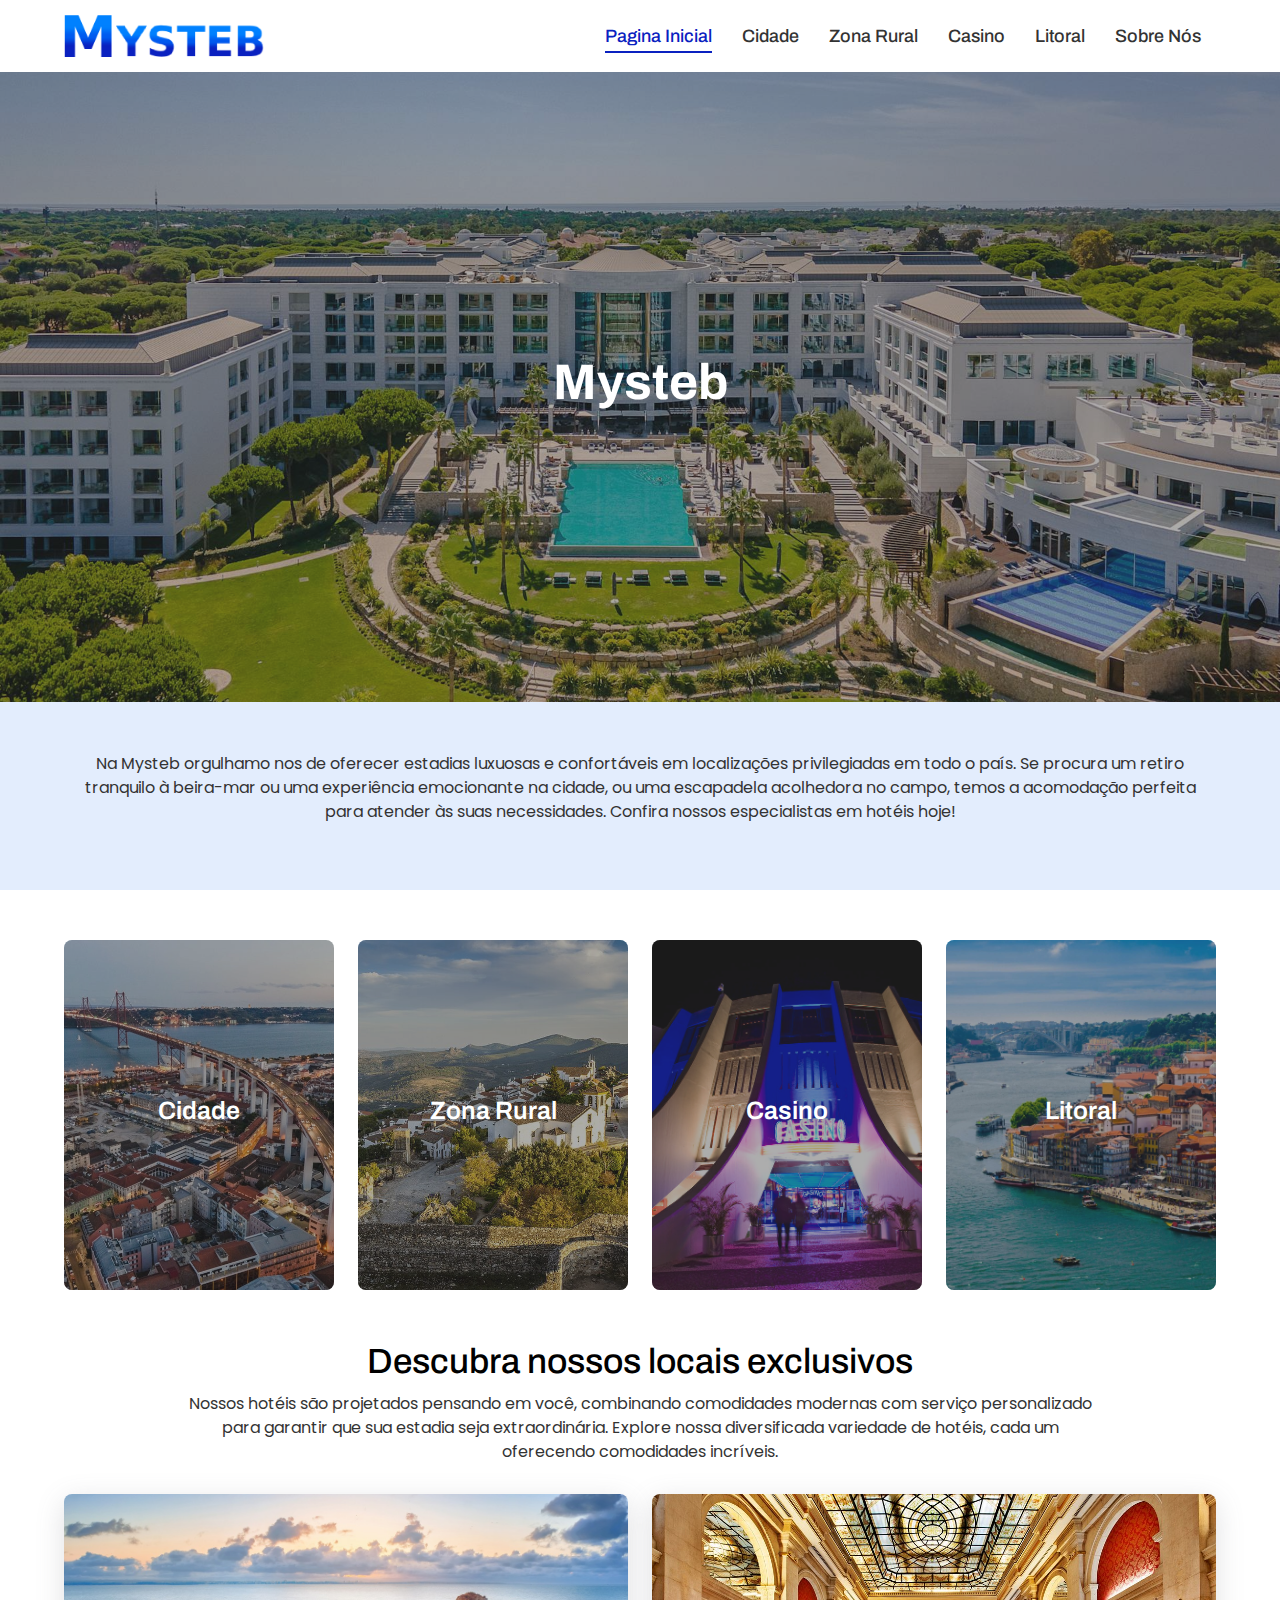
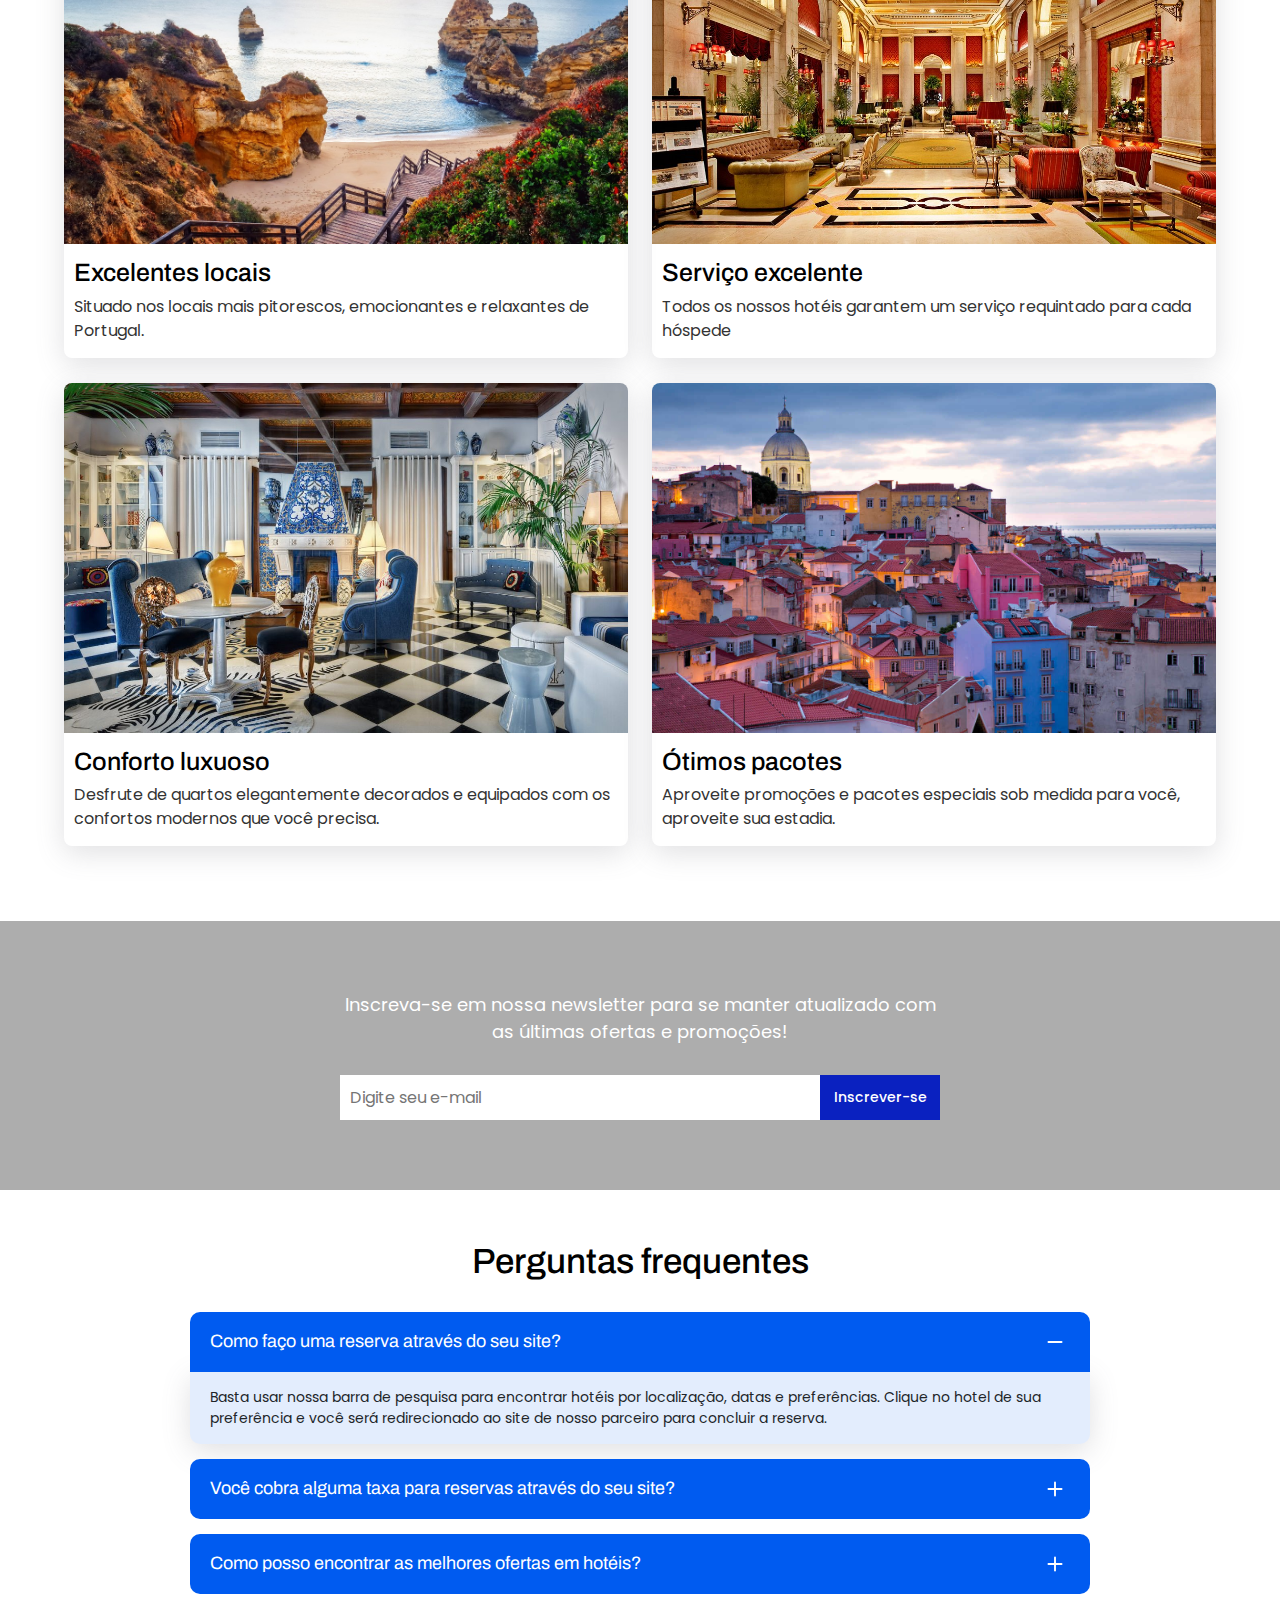
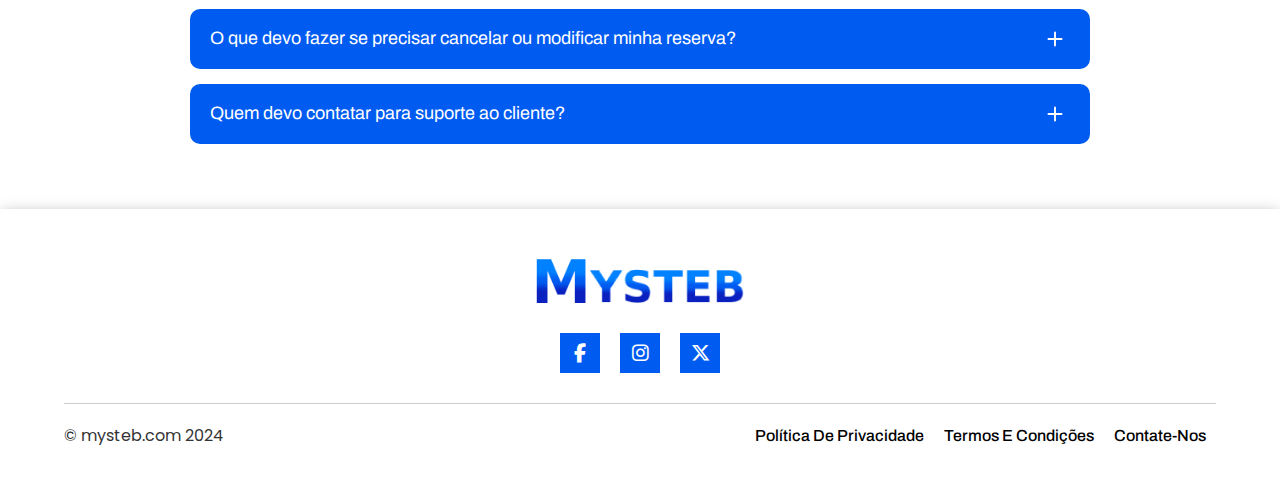
<file: index.html>
<!DOCTYPE html>
<html lang="pt">
  <head>
    <meta charset="UTF-8">
    <meta name="viewport" content="width=device-width, initial-scale=1.0">
    <link rel="stylesheet" href="assets/css/bootstrap.min.css">
    <link rel="stylesheet" href="https://cdnjs.cloudflare.com/ajax/libs/font-awesome/6.5.2/css/all.min.css">
    <link rel="stylesheet" href="https://unpkg.com/aos@2.3.0/dist/aos.css">
    <link rel="icon" href="assets/images/fav-icn.png">
    <link rel="stylesheet" href="assets/css/style.css">
    <link rel="stylesheet" href="assets/css/media.css">
    <title>Pagina Inicial</title>
  </head>
  <body>

    <!-- header section start  -->
    <header class="site-header">
        <div class="container">
          <nav>
            <div class="site-logo">
              <a href="index.html">
                <img src="assets/images/logo.png" alt="">
              </a>
            </div>
            <div class="main-nav">
              <ul>
                <li>
                  <a href="index.html" class="active">
                    Pagina Inicial
                  </a>
                </li>
             
                <li>
                  <a href="cidade.html">
                    Cidade
                  </a>
                </li>
                <li>
                  <a href="rurais.html">
                    Zona rural
                  </a>
                </li>
                <li>
                  <a href="casino.html">
                    Casino
                  </a>
                </li>
                <li>
                  <a href="litoral.html">
                    Litoral
                  </a>
                </li>
                <li>
                  <a href="about-us.html" >
                      Sobre nós
                  </a>
                </li>
              </ul>
              <div class="close">
                <i class="fa-solid fa-xmark"></i>
              </div>
            </div>
            <div class="toggle">
              <i class="fa-solid fa-bars"></i>
            </div>
          </nav>
        </div>
    </header>
    <!-- header section start  -->
<!-- banner secion start -->
    <section class="site-banner">
      <div class="overlay"></div>
          <div class="banner-content">
            <div class="banner-text">
              <h1>
                Mysteb 
              </h1>
            </div>
          </div>
    </section>
<!-- banner secion end -->
  <!-- top content section start -->
    <div class="topContent ptb-50">
        <div class="container">
           <p>
            Na Mysteb orgulhamo nos de oferecer estadias luxuosas e confortáveis em
          localizações privilegiadas em todo o país. Se procura um retiro tranquilo à beira-mar ou uma
          experiência emocionante na cidade, ou uma escapadela acolhedora no campo, temos a
          acomodação perfeita para atender às suas necessidades. Confira nossos especialistas em

          hotéis hoje!
           </p>
        </div>
    </div>
 <!-- top content section section -->
  <!-- link card section start -->
     <section class="link-Card ptb-50">
        <div class="container">
            <div class="row">
              <div class="col-xl-3 col-lg-6 col-md-6">
                  <div class="link-card-wrap" style="background-image: url(./assets/images/linkCard1.jpg);">
                    <div class="overlay"></div>
                    <a href="cidade.html">
                      <div class="link-heading">
                        <h4>
                          Cidade
                        </h4>
                      </div> 
                    </a>
                  </div>
              </div>

              <div class="col-xl-3 col-lg-6 col-md-6">
                <div class="link-card-wrap" style="background-image: url(./assets/images/linkCard2.jpg);">
                  <div class="overlay"></div>
                  <a href="rurais.html">
                    <div class="link-heading">
                      <h4>
                        Zona Rural
                      </h4>
                    </div> 
                  </a>
                </div>
            </div>

            <div class="col-xl-3 col-lg-6 col-md-6">
              <div class="link-card-wrap" style="background-image: url(./assets/images/linkCard3.jpg);">
                <div class="overlay"></div>
                <a href="casino.html">
                  <div class="link-heading">
                    <h4>
                      Casino
                    </h4>
                  </div> 
                </a>
              </div>
          </div>

          <div class="col-xl-3 col-lg-6 col-md-6">
            <div class="link-card-wrap" style="background-image: url(./assets/images/linkCard4.jpg);">
              <div class="overlay"></div>
              <a href="litoral.html">
                <div class="link-heading">
                  <h4>
                    Litoral
                  </h4>
                </div> 
              </a>
            </div>
        </div>

            </div>
        </div>
     </section>
  <!-- link card section end -->
  <!-- locations section start here -->
     <section class="locations pb-50">
        <div class="container">
          <div class="site-heading">
              <h2>
                Descubra nossos locais exclusivos
              </h2>
              <p>
                Nossos hotéis são projetados pensando em você, combinando comodidades modernas com
                serviço personalizado para garantir que sua estadia seja extraordinária. Explore nossa
                diversificada variedade de hotéis, cada um oferecendo comodidades incríveis.
              </p>
          </div>
            <div class="row">
                <div class="col-md-6">
                    <div class="location-card">
                       <div class="location-img">
                         <img src="assets/images/location1.jpg" alt="">
                       </div>
                       <div class="location-text">
                          <h3>
                            Excelentes locais
                          </h3>
                          <p>
                            Situado nos locais mais pitorescos,
                            emocionantes e relaxantes de Portugal.
                          </p>
                       </div>
                    </div>
                </div>
                <div class="col-md-6">
                  <div class="location-card">
                     <div class="location-img">
                       <img src="assets/images/location2.jpg" alt="">
                     </div>
                     <div class="location-text">
                        <h3>
                          Serviço excelente
                        </h3>
                        <p>
                          Todos os nossos hotéis garantem um
                          serviço requintado para cada hóspede
                        </p>
                     </div>
                  </div>
              </div>
              <div class="col-md-6">
                <div class="location-card">
                   <div class="location-img">
                     <img src="assets/images/location3.jpeg" alt="">
                   </div>
                   <div class="location-text">
                      <h3>
                        Conforto luxuoso
                      </h3>
                      <p>
                        Desfrute de quartos elegantemente
                        decorados e equipados com os confortos
                        modernos que você precisa.
                      </p>
                   </div>
                </div>
            </div>
            <div class="col-md-6">
              <div class="location-card">
                 <div class="location-img">
                   <img src="assets/images/location4.jfif" alt="">
                 </div>
                 <div class="location-text">
                    <h3>
                      Ótimos pacotes
                    </h3>
                    <p>
                      Aproveite promoções e pacotes especiais
                      sob medida para você, aproveite sua
                      
                      estadia.
                    </p>
                 </div>
              </div>
          </div>
            </div>
        </div>
     </section>
  <!-- location section end -->
  <!-- newsletter section start  -->
     <div class="newsletter ptb-70">
      <div class="overlay"></div>
        <div class="container">
            <div class="newsletter-wrap">
               <div class="newsletter-text">
                <p>
                  Inscreva-se em nossa newsletter para se manter atualizado com as últimas ofertas e
                  promoções!
                </p>
               </div>
               <div class="newsletter-form">
                  <form  >
                    <input type="email" name="email" placeholder="Digite seu e-mail" required >
                    <button type="submit">Inscrever-se</button>
                  </form>
               </div>
            </div>
        </div>
     </div>
  <!-- newsletter section end  -->

     <section class="faq-sec ptb-50">
        <div class="container">
          <div class="site-heading">
            <h2>
              Perguntas frequentes
            </h2>
          </div>



          <div class="accordion" id="accordionExample">
            <div class="accordion-item">
              <h2 class="accordion-header">
                <button class="accordion-button" type="button" data-bs-toggle="collapse" data-bs-target="#collapseOne" aria-expanded="true" aria-controls="collapseOne">
                  Como faço uma reserva através do seu site?
                </button>
              </h2>
              <div id="collapseOne" class="accordion-collapse collapse show" data-bs-parent="#accordionExample">
                <div class="accordion-body">
                  Basta usar nossa barra de pesquisa para encontrar hotéis por localização, datas e
                  preferências. Clique no hotel de sua preferência e você será redirecionado ao site de nosso
                  parceiro para concluir a reserva.
                </div>
              </div>
            </div>
      
            <div class="accordion-item">
              <h2 class="accordion-header">
                <button class="accordion-button collapsed" type="button" data-bs-toggle="collapse" data-bs-target="#collapseTwo" aria-expanded="false" aria-controls="collapseTwo">
                  Você cobra alguma taxa para reservas através do seu site?
                </button>
              </h2>
              <div id="collapseTwo" class="accordion-collapse collapse" data-bs-parent="#accordionExample">
                <div class="accordion-body">
                  Não, não cobramos nenhuma taxa adicional. Nosso serviço é totalmente gratuito. Os preços
                  que você vê são os mesmos dos sites de nossos parceiros.
                </div>
              </div>
            </div>
      
            <div class="accordion-item">
              <h2 class="accordion-header">
                <button class="accordion-button collapsed" type="button" data-bs-toggle="collapse" data-bs-target="#collapseThree" aria-expanded="false" aria-controls="collapseThree">
                  Como posso encontrar as melhores ofertas em hotéis?
                </button>
              </h2>
              <div id="collapseThree" class="accordion-collapse collapse" data-bs-parent="#accordionExample">
                <div class="accordion-body">
                  Atualizamos regularmente nosso site com as últimas ofertas e descontos. Consulte a nossa
                  secção "Ofertas Especiais" e subscreva a nossa newsletter para ofertas exclusivas.
                </div>
              </div>
            </div>
      
      
            <div class="accordion-item">
              <h2 class="accordion-header">
                <button class="accordion-button collapsed" type="button" data-bs-toggle="collapse" data-bs-target="#collapseFour" aria-expanded="false" aria-controls="collapseFour">
                  O que devo fazer se precisar cancelar ou modificar minha reserva?
                </button>
              </h2>
              <div id="collapseFour" class="accordion-collapse collapse" data-bs-parent="#accordionExample">
                <div class="accordion-body">
                  Para cancelamentos ou modificações, siga as instruções fornecidas no e-mail de
                  confirmação de reserva do nosso site parceiro. As políticas podem variar de acordo com o
                  provedor.
                </div>
              </div>
            </div>
      
            <div class="accordion-item">
              <h2 class="accordion-header">
                <button class="accordion-button collapsed" type="button" data-bs-toggle="collapse" data-bs-target="#collapseFive" aria-expanded="false" aria-controls="collapseFive">
                  Quem devo contatar para suporte ao cliente?
                </button>
              </h2>
              <div id="collapseFive" class="accordion-collapse collapse" data-bs-parent="#accordionExample">
                <div class="accordion-body">
                  Para qualquer questão relacionada à sua reserva, entre em contato com a equipe de
                  atendimento ao cliente do site parceiro onde você concluiu sua reserva. As informações de
                  contato podem ser encontradas no e-mail de confirmação da reserva.
                </div>
              </div>
            </div>
      
            
      
         
      
          </div>




        </div>
     </section>

   <!-- footer section start -->
   <footer class="site-footer ">
    <div class="container">
      <div class="footer-top">
          <div class="footer-logo">
              <a href="index.html">
                  <img src="assets/images/logo.png" alt="">
              </a>
          </div>
          <div class="social-link">
              <ul>
                  <li>
                      <a href="#">
                          <i class="fa-brands fa-facebook-f"></i>
                      </a>
                  </li>
                  <li>
                      <a href="#">
                          <i class="fa-brands fa-instagram"></i>
                      </a>
                  </li>
                  <li>
                      <a href="#">
                          <i class="fa-brands fa-x-twitter"></i>
                      </a>
                  </li>
              </ul>
          </div>
      </div>
      <div class="footer-wrap">
         <p>
          © mysteb.com 2024
         </p>
         <div class="footer-links">
            <ul>
              <li>
                <a href="privacy-policy.html">
                    política de Privacidade
                </a>
              </li>
              <li>
                <a href="term-and-conditions.html">
                  Termos e Condições
                </a>
              </li>
              <li>
                <a href="contact-us.html">Contate-nos</a>
              </li>
            </ul>
         </div>
      </div>
    </div>
 </footer>
   <!-- footer section end -->

    <script src="assets/js/jquery-3.7.1.min.js"></script>
    <script src="https://unpkg.com/aos@2.3.0/dist/aos.js"></script>
    <script src="assets/js/bootstrap.bundle.min.js"></script>
    <script src="assets/js/custom.js"></script>
  </body>
</html>
</file>
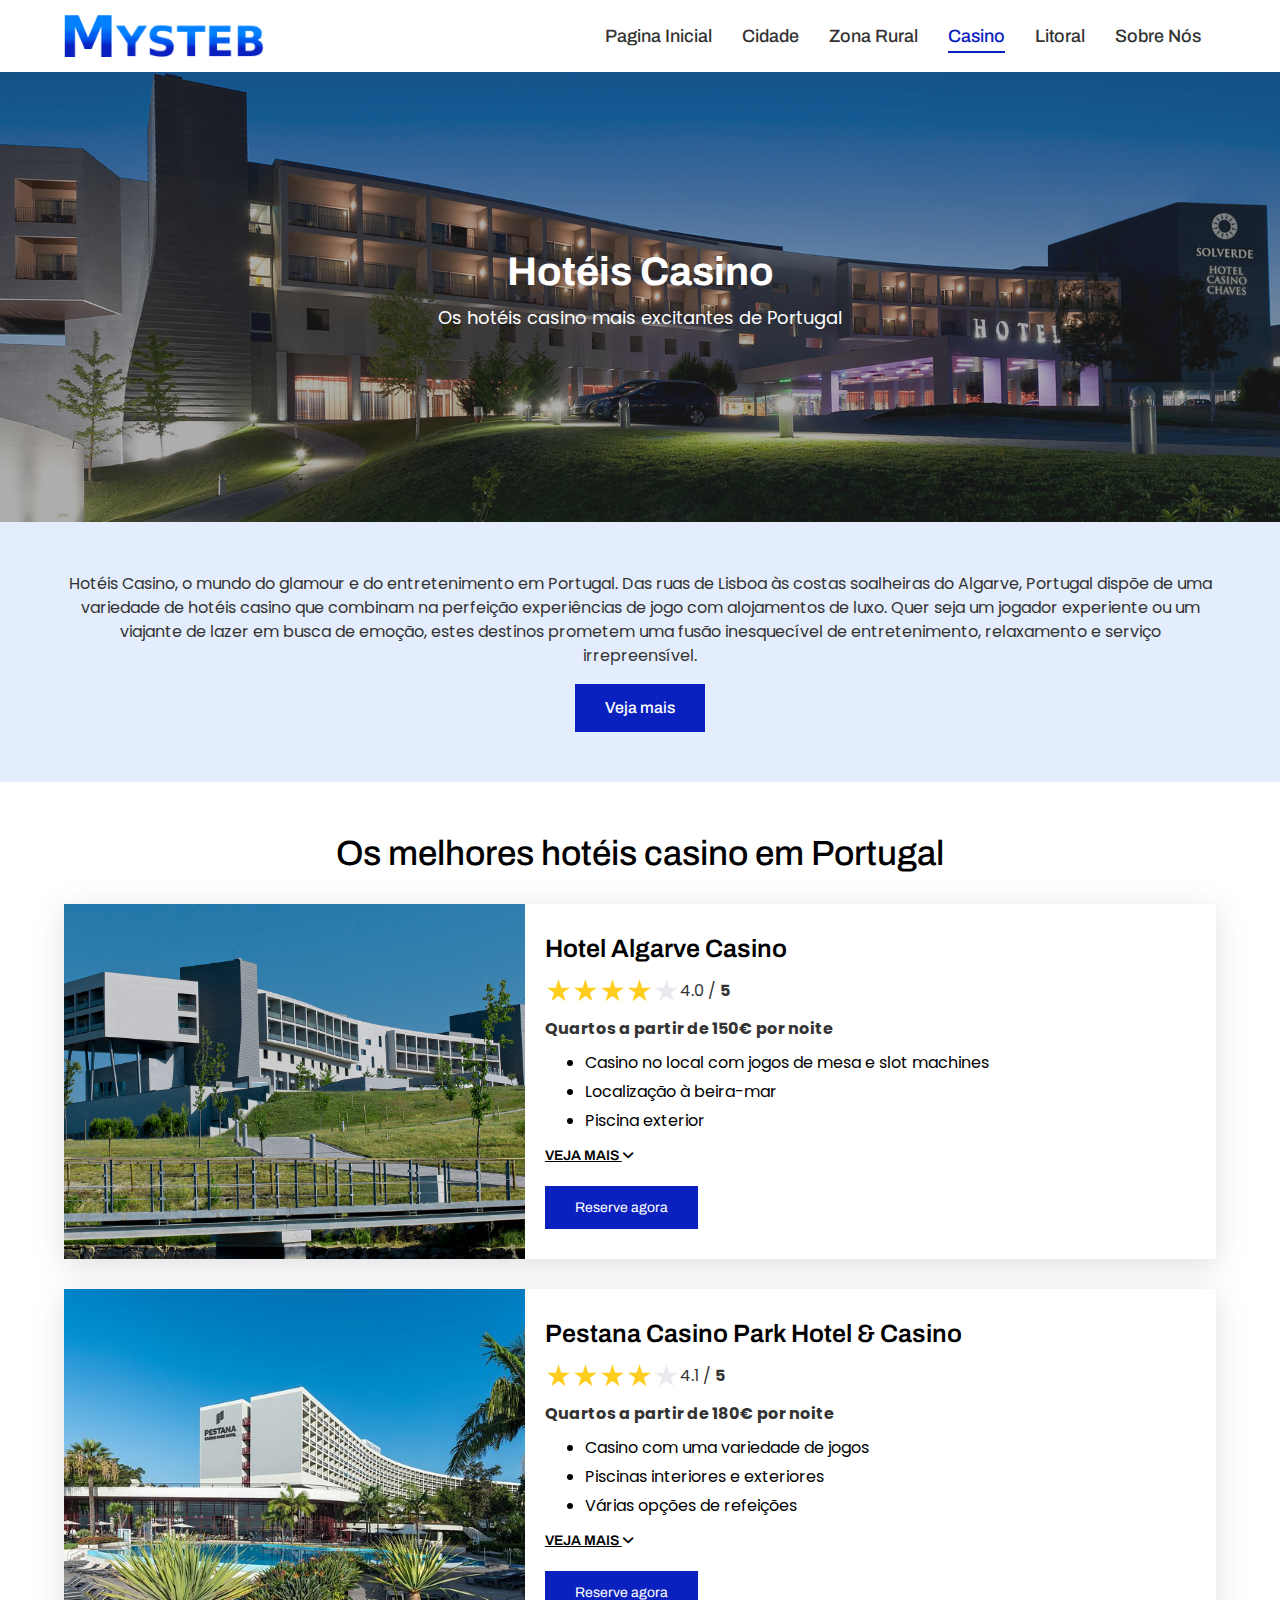
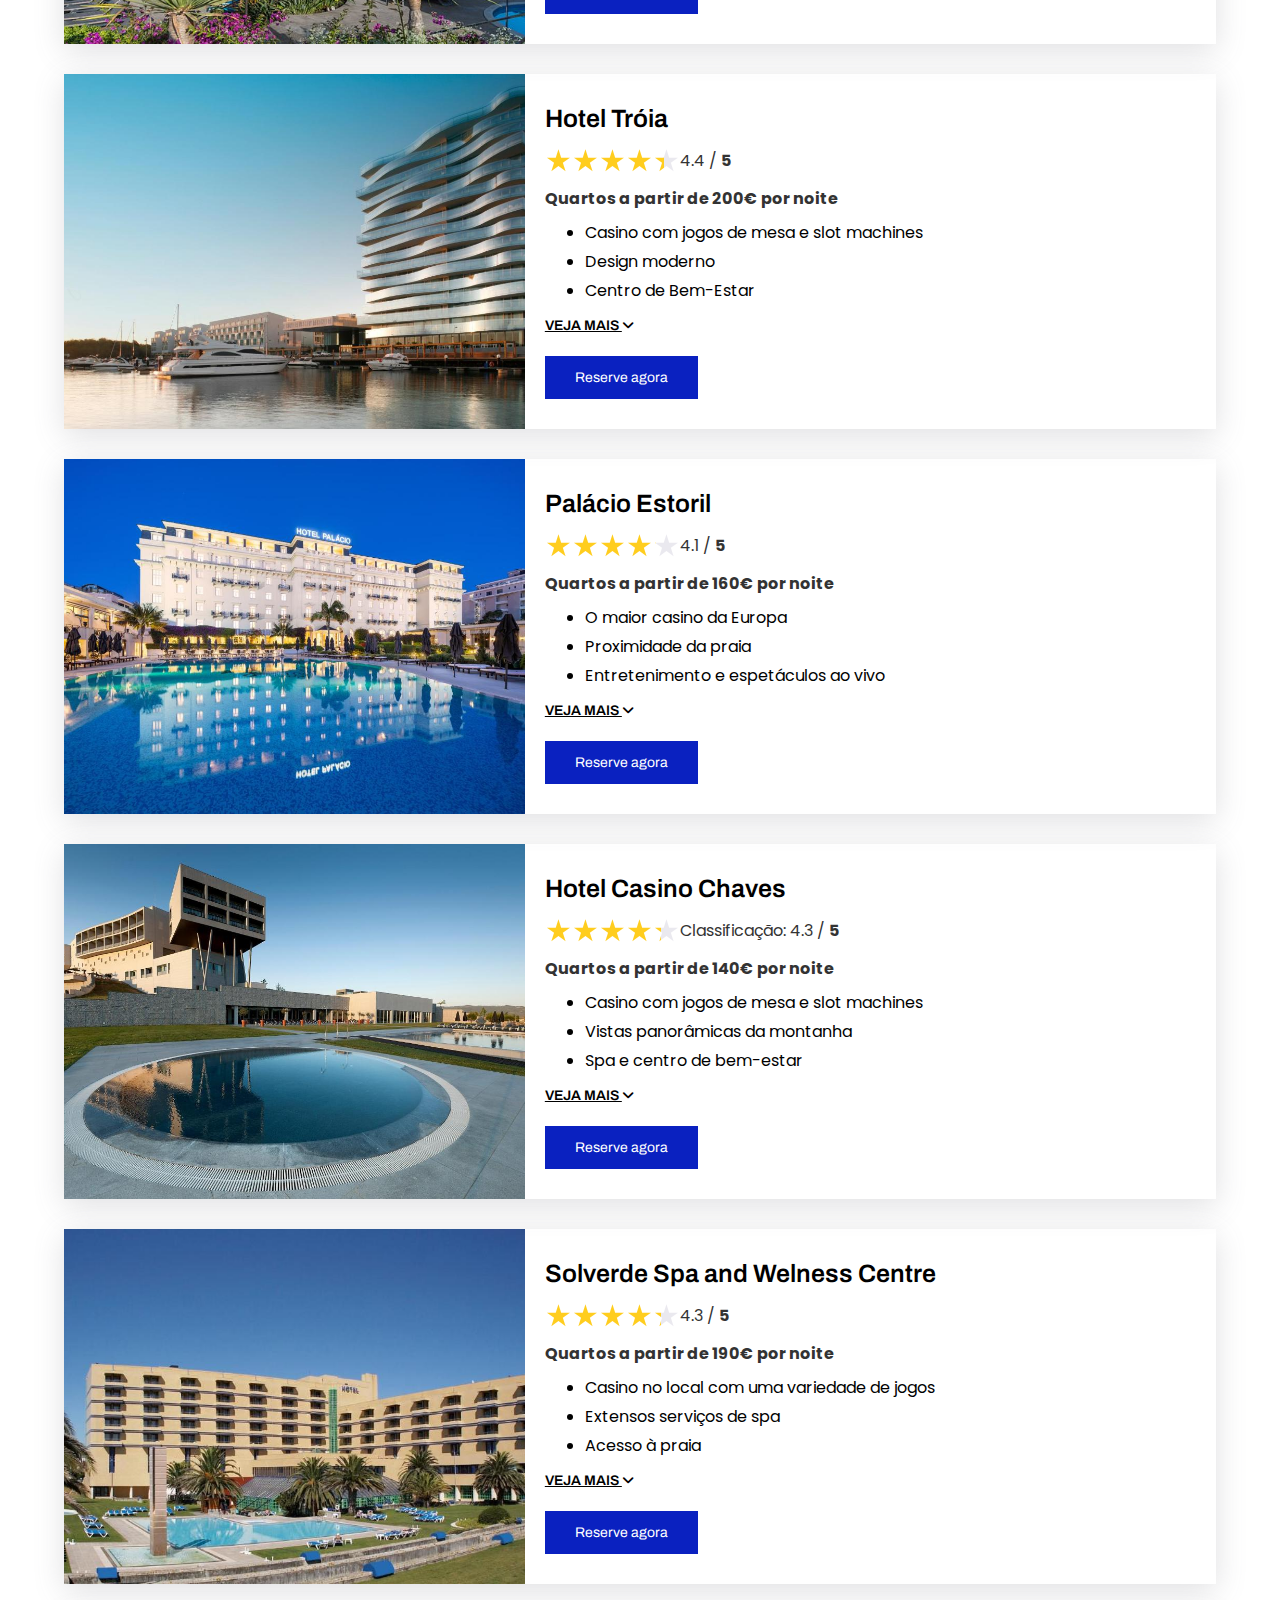
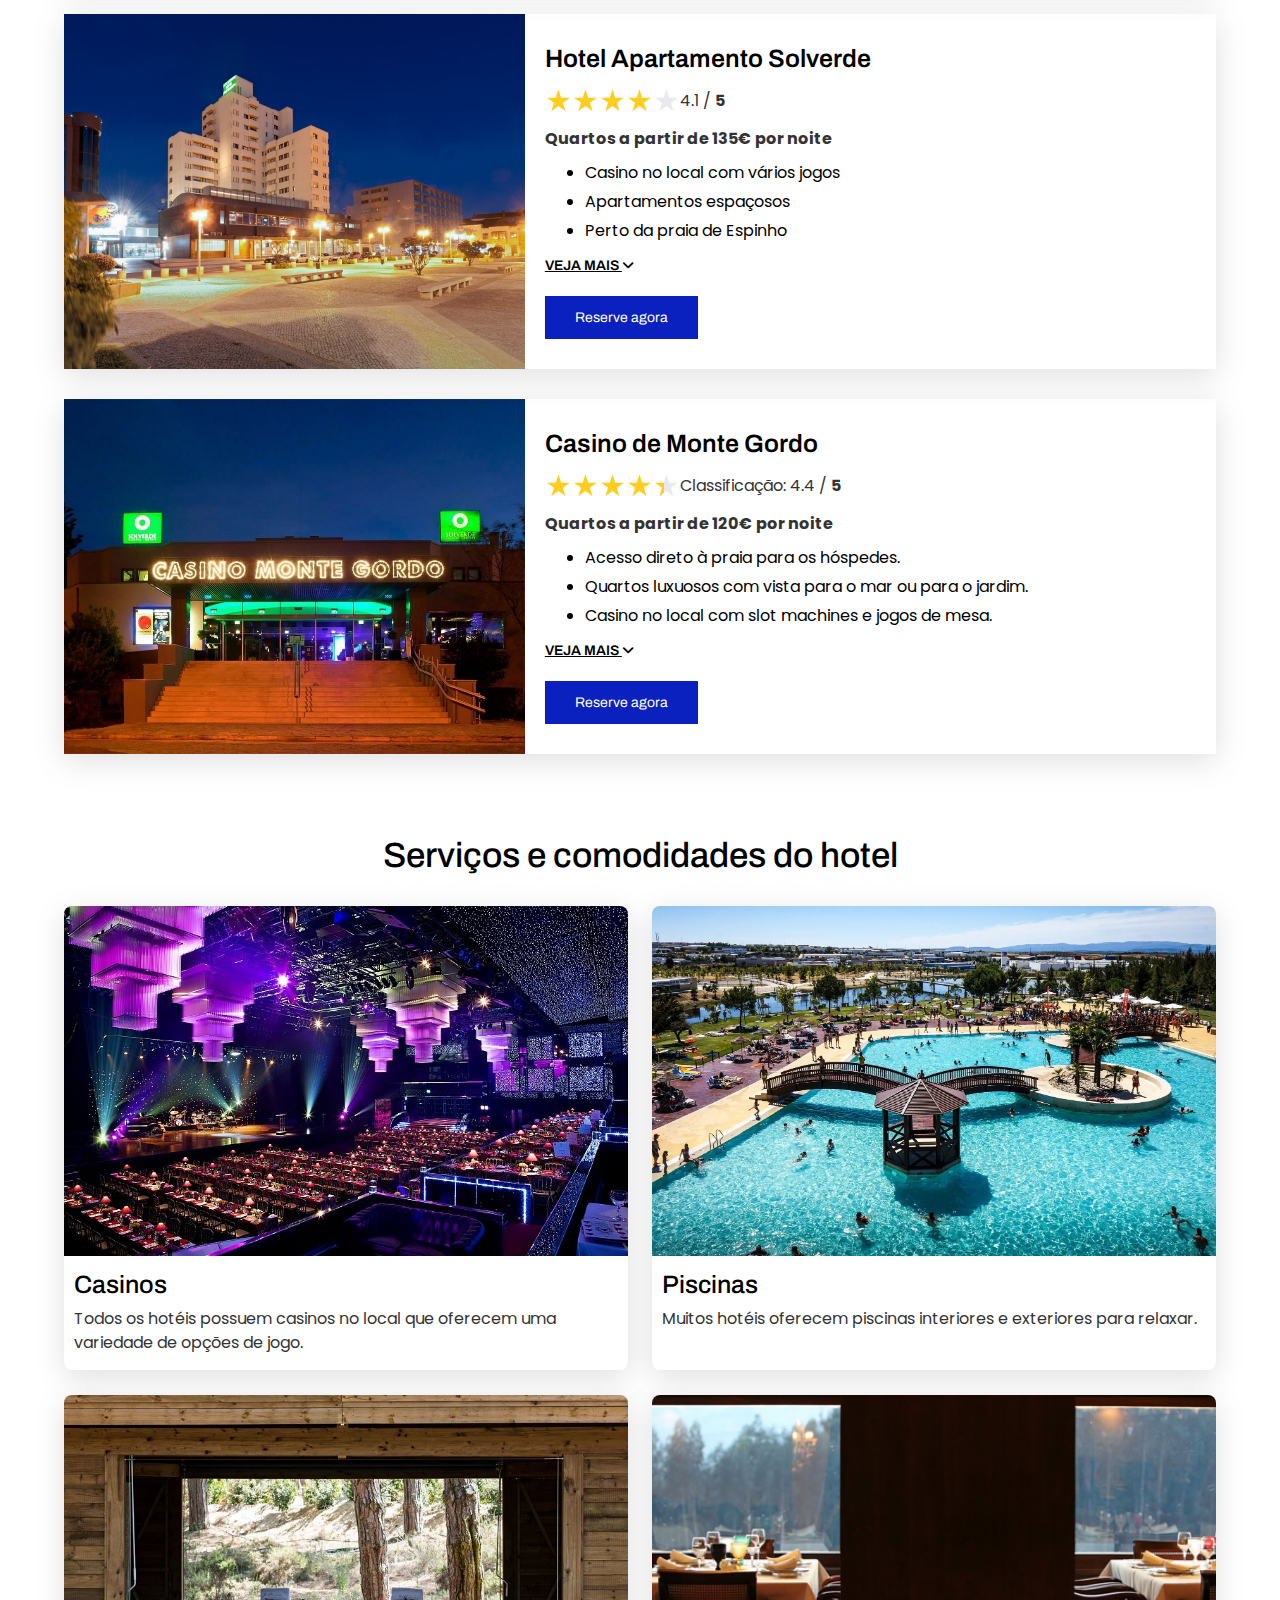
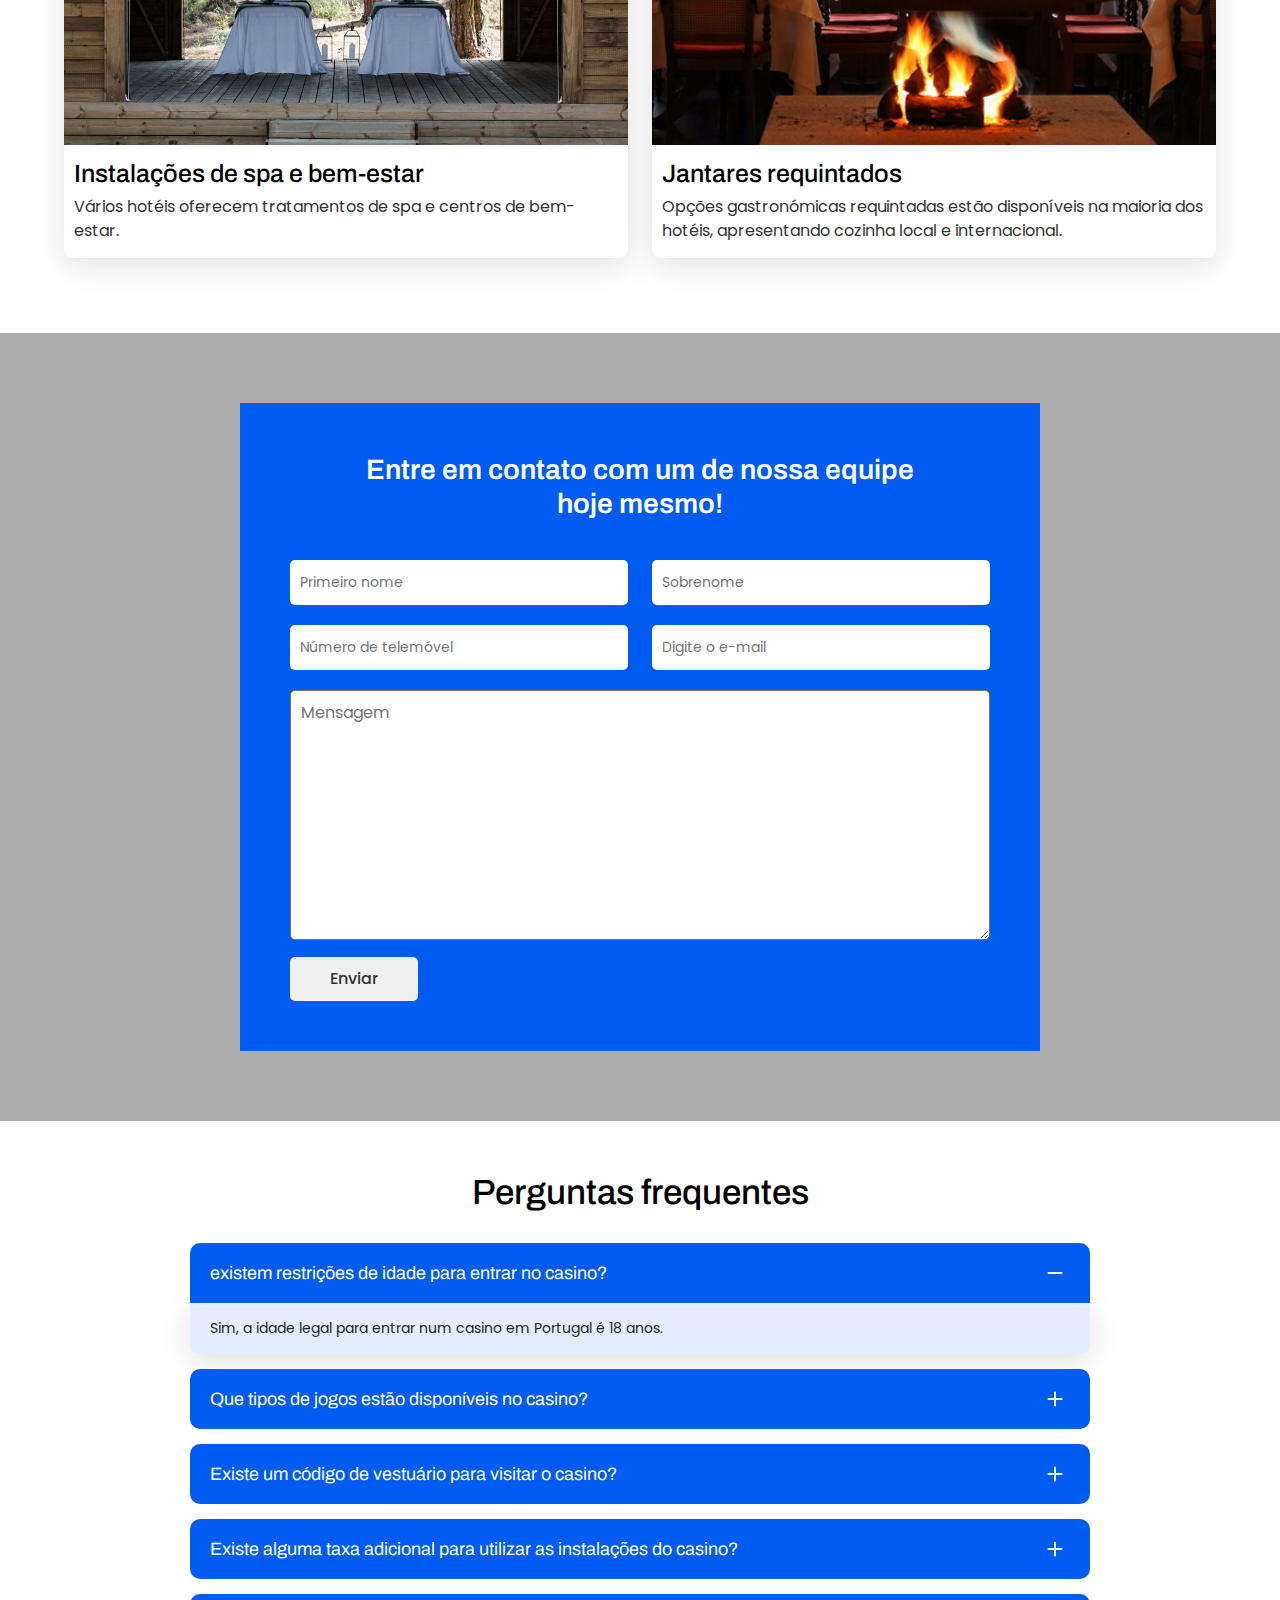
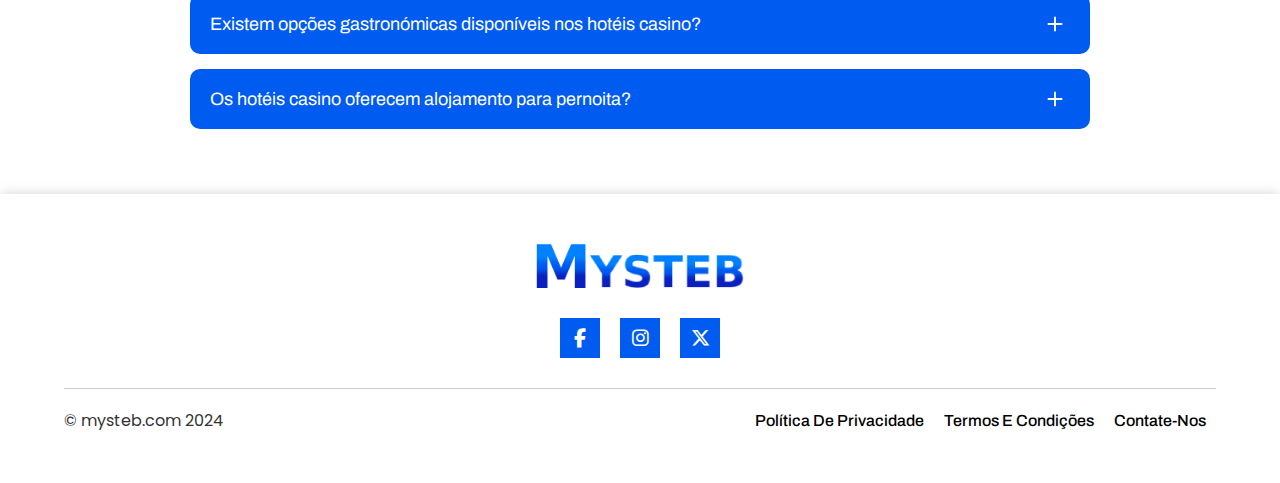
<file: casino.html>
<!DOCTYPE html>
<html lang="pt">
  <head>
    <meta charset="UTF-8">
    <meta name="viewport" content="width=device-width, initial-scale=1.0">
    <link rel="stylesheet" href="assets/css/bootstrap.min.css">
    <link rel="stylesheet" href="https://cdnjs.cloudflare.com/ajax/libs/font-awesome/6.5.2/css/all.min.css">
    <link rel="stylesheet" href="https://unpkg.com/aos@2.3.0/dist/aos.css">
    <link rel="icon" href="assets/images/fav-icn.png">
    <link rel="stylesheet" href="assets/css/style.css">
    <link rel="stylesheet" href="assets/css/media.css">
    <title> Casino</title>
  </head>
  <body>

    <!-- header section start  -->
    <header class="site-header">
        <div class="container">
          <nav>
            <div class="site-logo">
              <a href="index.html">
                <img src="assets/images/logo.png" alt="">
              </a>
            </div>
            <div class="main-nav">
              <ul>
                <li>
                  <a href="index.html" >
                    Pagina Inicial
                  </a>
                </li>
               
                <li>
                  <a href="cidade.html">
                    Cidade
                  </a>
                </li>
                <li>
                  <a href="rurais.html">
                    Zona rural
                  </a>
                </li>
                <li>
                  <a href="casino.html" class="active">
                    Casino
                  </a>
                </li>
                <li>
                  <a href="litoral.html">
                    Litoral
                  </a>
                </li>
                <li>
                    <a href="about-us.html" >
                        Sobre nós
                    </a>
                  </li>
              </ul>
              <div class="close">
                <i class="fa-solid fa-xmark"></i>
              </div>
            </div>
            <div class="toggle">
              <i class="fa-solid fa-bars"></i>
            </div>
          </nav>
        </div>
    </header>
    <!-- header section start  -->
<!-- banner secion start -->
    <section class="site-banner sub-banner" style="background-image: url(./assets/images/casinoBaner.jpg);">
      <div class="overlay"></div>
          <div class="banner-content">
            <div class="banner-text">
              <h1>
                Hotéis Casino
              </h1>
              <p>
                Os hotéis casino mais excitantes de Portugal
              </p>
            </div>
          </div>
    </section>
<!-- banner secion end -->
  <!-- top content section start -->
    <div class="topContent ptb-50">
        <div class="container">
          
           <p>
            Hotéis Casino, o mundo do glamour e do entretenimento em Portugal. Das ruas de Lisboa
            às costas soalheiras do Algarve, Portugal dispõe de uma variedade de hotéis casino que
            combinam na perfeição experiências de jogo com alojamentos de luxo. Quer seja um
            jogador experiente ou um viajante de lazer em busca de emoção, estes destinos prometem
            uma fusão inesquecível de entretenimento, relaxamento e serviço irrepreensível.
           </p>
           <p class="moretext"> 
            Experimente os hotéis casino em Portugal com uma variedade de slots, jogos de mesa e
            salas VIP exclusivas. Depois de um dia emocionante, relaxe em quartos e suites luxuosos
            que oferecem vistas deslumbrantes e comodidades de luxo. Desde refeições gourmet a
            tratamentos de spa rejuvenescedores, cada hotel casino garante uma combinação perfeita
            de luxo e lazer.
           </p>
           <p class="moretext">
            Explore a nossa selecção escolhida a dedo dos melhores hotéis casino de Portugal, cada
            um oferecendo o seu encanto e fascínio únicos. Descubra o destino perfeito para elevar a
            sua estadia em Portugal, onde cada momento promete emoção e sofisticação.
           </p>
           <a class="moreless-button" href="javascript:void(0)">Veja mais </a>
        </div>
    </div>
 <!-- top content section section -->


 <!-- main section start  -->
    <section class="cidade-main ptb-50">
        <div class="container">
            <div class="site-heading">
                <h2>
                    Os melhores hotéis casino em Portugal
                </h2>
            </div>
            <div class="cidade-wrap">
                <div class="cidade-img">
                    <a href="https://www.gruposolverde.pt/en/hotel-algarve-casino/" target="_blank">
                        <img src="assets/images/casinoCard1.jpg" alt="">
                    </a>
                </div>
                <div class="cidade-main-text">
                    <h3>
                        Hotel Algarve Casino
                    </h3>
                    <div class="brand-rating">
                        <div class="Stars" style="--rating: 4.0;" aria-label="Rating of this product is 4.0 out of 5"></div>
                        <div class="rate-count">
                            <p>
                                4.0 / <b>5</b>
                            </p>
                        </div>
                    </div>
                    <p>
                        <strong>
                            Quartos a partir de 150€ por noite
                        </strong>
                    </p>
                    <ul>
                        <li>
                            Casino no local com jogos de mesa e slot machines
                        </li>
                        <li>
                            Localização à beira-mar
                        </li>
                        <li>
                            Piscina exterior
                        </li>
                    </ul>
                    <p class="moretextt">
                        Localizado na Praia da Rocha, o Hotel Algarve Casino disponibiliza quartos luxuosos com
                        vistas deslumbrantes sobre o mar e uma variedade de opções de entretenimento. O casino
                        no local oferece uma atmosfera de jogo vibrante, complementada por excelentes
                        restaurantes e um spa relaxante.
                    </p>
                    <a class="contless-button" href="javascript:void(0)">Veja mais <i class="fa-solid fa-angle-down"></i></a>
                    <div class="vist-website">
                        <a href="https://www.gruposolverde.pt/en/hotel-algarve-casino/" target="_blank"> Reserve agora</a>
                    </div>
                </div>
              
            </div>

            <div class="cidade-wrap">
                <div class="cidade-img">
                    <a href="https://www.pestana.com/en/hotel/pestana-casino-park/facilities" target="_blank">
                        <img src="assets/images/casinoCard2.jpg" alt="">
                    </a>
                </div>
                <div class="cidade-main-text">
                    <h3>
                        Pestana Casino Park Hotel & Casino
                    </h3>
                    <div class="brand-rating">
                        <div class="Stars" style="--rating: 4.1;" aria-label="Rating of this product is 4.1 out of 5"></div>
                        <div class="rate-count">
                            <p>
                                4.1 / <b>5</b>
                            </p>
                        </div>
                    </div>
                    <p>
                        <strong>
                            Quartos a partir de 180€ por noite
                        </strong>
                    </p>
                    <ul>
                        <li>
                            Casino com uma variedade de jogos
                        </li>
                        <li>
                            Piscinas interiores e exteriores
                        </li>
                        <li>
                            Várias opções de refeições
                        </li>
                    </ul>
                    <p class="moretextt">
                        Situado no Funchal, Madeira, este hotel combina uma arquitectura moderna com excelentes
                        comodidades. O casino no local oferece uma variedade de opções de jogo, enquanto os
                        hóspedes também podem desfrutar do spa, das piscinas e da vista panorâmica para o mar
                        a partir das suas varandas privadas (Booking.com).
                    </p>
                    <a class="contless-button" href="javascript:void(0)">Veja mais <i class="fa-solid fa-angle-down"></i></a>
                    <div class="vist-website">
                        <a href="https://www.pestana.com/en/hotel/pestana-casino-park/facilities" target="_blank"> Reserve agora</a>
                    </div>
                </div>
              
            </div>

            <div class="cidade-wrap">
                <div class="cidade-img">
                    <a href="https://www.troiadesignhotel.com/en/?gad_source=1&gclid=CjwKCAjwvvmzBhA2EiwAtHVrbyx3um49GZfdhwsjlVjx8zsKUAfi8z5_ShJwaZo6KCWF534E4VeC9xoC8lEQAvD_BwE" target="_blank">
                        <img src="assets/images/casinoCard3.jpg" alt="">
                    </a>
                </div>
                <div class="cidade-main-text">
                    <h3>
                        Hotel Tróia
                    </h3>
                    <div class="brand-rating">
                        <div class="Stars" style="--rating: 4.4;" aria-label="Rating of this product is 4.4 out of 5"></div>
                        <div class="rate-count">
                            <p>
                                4.4 / <b>5</b>
                            </p>
                        </div>
                    </div>
                    <p>
                        <strong>
                            Quartos a partir de 200€ por noite
                        </strong>
                    </p>
                    <ul>
                        <li>
                            Casino com jogos de mesa e slot machines
                        </li>
                        <li>
                            Design moderno
                        </li>
                        <li>
                            Centro de Bem-Estar
                        </li>
                    </ul>
                    <p class="moretextt">
                        Este hotel contemporâneo em Tróia disponibiliza acomodações elegantes com acesso a um
                        elegante casino, centro de bem-estar e campo de golfe nas proximidades. É perfeito para os
                        hóspedes que procuram luxo e entretenimento à beira-mar.
                    </p>
                    <a class="contless-button" href="javascript:void(0)">Veja mais <i class="fa-solid fa-angle-down"></i></a>
                    <div class="vist-website">
                        <a href="https://www.troiadesignhotel.com/en/?gad_source=1&gclid=CjwKCAjwvvmzBhA2EiwAtHVrbyx3um49GZfdhwsjlVjx8zsKUAfi8z5_ShJwaZo6KCWF534E4VeC9xoC8lEQAvD_BwE" target="_blank"> Reserve agora</a>
                    </div>
                </div>
              
            </div>

            <div class="cidade-wrap">
                <div class="cidade-img">
                    <a href="https://www.palacioestorilhotel.com/hotel/destinations/" target="_blank">
                        <img src="assets/images/casinoCard4.jpg" alt="">
                    </a>
                </div>
                <div class="cidade-main-text">
                    <h3>
                        Palácio Estoril
                    </h3>
                    <div class="brand-rating">
                        <div class="Stars" style="--rating: 4.1;" aria-label="Rating of this product is 4.1 out of 5"></div>
                        <div class="rate-count">
                            <p>
                                4.1 / <b>5</b>
                            </p>
                        </div>
                    </div>
                    <p>
                        <strong>
                            Quartos a partir de 160€ por noite
                        </strong>
                    </p>
                    <ul>
                        <li>
                            O maior casino da Europa
                        </li>
                        <li>
                            Proximidade da praia
                        </li>
                        <li>
                            Entretenimento e espetáculos ao vivo
                        </li>
                    </ul>
                    <p class="moretextt">
                        Localizado perto de Lisboa, o Estoril Casino Hotel oferece uma vasta experiência de jogo
                        juntamente com acomodações luxuosas. O hotel é famoso pelas suas vibrantes opções de
                        entretenimento e acesso próximo à praia.
                    </p>
                    <a class="contless-button" href="javascript:void(0)">Veja mais <i class="fa-solid fa-angle-down"></i></a>
                    <div class="vist-website">
                        <a href="https://www.palacioestorilhotel.com/hotel/destinations/" target="_blank"> Reserve agora</a>
                    </div>
                </div>
              
            </div>

            <div class="cidade-wrap">
                <div class="cidade-img">
                    <a href="https://www.gruposolverde.pt/en/hotel-casino-chaves/" target="_blank">
                        <img src="assets/images/casinoCard5.jpg" alt="">
                    </a>
                </div>
                <div class="cidade-main-text">
                    <h3>
                        Hotel Casino Chaves
                    </h3>
                    <div class="brand-rating">
                        <div class="Stars" style="--rating: 4.3;" aria-label="Rating of this product is 4.3 out of 5"></div>
                        <div class="rate-count">
                            <p>
                                Classificação: 4.3 / <b>5</b>
                            </p>
                        </div>
                    </div>
                    <p>
                        <strong>
                            Quartos a partir de 140€ por noite
                        </strong>
                    </p>
                    <ul>
                        <li>
                            Casino com jogos de mesa e slot machines
                        </li>
                        <li>
                            Vistas panorâmicas da montanha
                        </li>
                        <li>
                            Spa e centro de bem-estar
                        </li>
                    </ul>
                    <p class="moretextt">
                        Situado na região norte de Portugal, o Hotel Casino Chaves combina vistas deslumbrantes
                        sobre a montanha com comodidades de primeira qualidade. O casino no local oferece um
                        ambiente de jogo emocionante, complementado por um spa e opções gastronómicas
                        requintadas.
                    </p>
                    <a class="contless-button" href="javascript:void(0)">Veja mais <i class="fa-solid fa-angle-down"></i></a>
                    <div class="vist-website">
                        <a href="https://www.gruposolverde.pt/en/hotel-casino-chaves/" target="_blank"> Reserve agora</a>
                    </div>
                </div>
              
            </div>
            <div class="cidade-wrap">
                <div class="cidade-img">
                    <a href="https://www.gruposolverde.pt/hotel-solverde-spa-wellness-center/" target="_blank">
                        <img src="assets/images/casinoCard6.jpg" alt="">
                    </a>
                </div>
                <div class="cidade-main-text">
                    <h3>
                        Solverde Spa and Welness Centre
                    </h3>
                    <div class="brand-rating">
                        <div class="Stars" style="--rating: 4.3;" aria-label="Rating of this product is 4.3 out of 5"></div>
                        <div class="rate-count">
                            <p>
                                4.3 / <b>5</b>
                            </p>
                        </div>
                    </div>
                    <p>
                        <strong>
                            Quartos a partir de 190€ por noite
                        </strong>
                    </p>
                    <ul>
                        <li>
                            Casino no local com uma variedade de jogos
                        </li>
                        <li>
                            Extensos serviços de spa
                        </li>
                        <li>
                            Acesso à praia
                        </li>
                    </ul>
                    <p class="moretextt">
                        Situado perto de Espinho, este hotel proporciona aos hóspedes uma estadia luxuosa, com
                        extensos serviços de spa, várias piscinas e um casino vibrante no local. A bela costa
                        portuguesa aumenta o seu apelo.
                    </p>
                    <a class="contless-button" href="javascript:void(0)">Veja mais <i class="fa-solid fa-angle-down"></i></a>
                    <div class="vist-website">
                        <a href="https://www.gruposolverde.pt/hotel-solverde-spa-wellness-center/" target="_blank"> Reserve agora</a>
                    </div>
                </div>
              
            </div>

            <div class="cidade-wrap">
                <div class="cidade-img">
                    <a href="https://www.gruposolverde.pt/en/hotel-apartamento-solverde/" target="_blank">
                        <img src="assets/images/casinoCard7.jpg" alt="">
                    </a>
                </div>
                <div class="cidade-main-text">
                    <h3>
                        Hotel Apartamento Solverde
                    </h3>
                    <div class="brand-rating">
                        <div class="Stars" style="--rating: 4.1;" aria-label="Rating of this product is 4.1 out of 5"></div>
                        <div class="rate-count">
                            <p>
                                4.1 / <b>5</b>
                            </p>
                        </div>
                    </div>
                    <p>
                        <strong>
                            Quartos a partir de 135€ por noite
                        </strong>
                    </p>
                    <ul>
                        <li>
                            Casino no local com vários jogos
                        </li>
                        <li>
                            Apartamentos espaçosos
                        </li>
                        <li>
                            Perto da praia de Espinho
                        </li>
                    </ul>
                    <p class="moretextt">
                        Localizado em Espinho, este hotel disponibiliza apartamentos espaçosos e acesso a um
                        casino e a comodidades de bem-estar. O casino no local acrescenta emoção a uma estadia
                        relaxante na praia.
                    </p>
                    <a class="contless-button" href="javascript:void(0)">Veja mais <i class="fa-solid fa-angle-down"></i></a>
                    <div class="vist-website">
                        <a href="https://www.gruposolverde.pt/en/hotel-apartamento-solverde/" target="_blank"> Reserve agora</a>
                    </div>
                </div>
              
            </div>

            
            <div class="cidade-wrap">
                <div class="cidade-img">
                    <a href="https://www.gruposolverde.pt/en/casino-monte-gordo/" target="_blank">
                        <img src="assets/images/casinoCard8.jpg" alt="">
                    </a>
                </div>
                <div class="cidade-main-text">
                    <h3>
                        Casino de Monte Gordo
                    </h3>
                    <div class="brand-rating">
                        <div class="Stars" style="--rating: 4.4;" aria-label="Rating of this product is 4.4 out of 5"></div>
                        <div class="rate-count">
                            <p>
                                Classificação:  4.4 / <b>5</b>
                            </p>
                        </div>
                    </div>
                    <p>
                        <strong>
                            Quartos a partir de 120€ por noite
                        </strong>
                    </p>
                    <ul>
                        <li>
                            Acesso direto à praia para os hóspedes.
                        </li>
                        <li>
                            Quartos luxuosos com vista para o mar ou para o jardim.
                        </li>
                        <li>
                            Casino no local com slot machines e jogos de mesa.
                        </li>
                    </ul>
                    <p class="moretextt">
                        O Casino de Monte Gordo em Monte Gordo, Portugal, é um destino ideal tanto para os
                        amantes da praia como para os entusiastas do jogo. Os casinos Baía Beach Hotel oferecem
                        acesso direto à praia e acomodações luxuosas com deslumbrantes vistas para o mar ou
                        para o jardim. O casino no local oferece entretenimento com uma variedade de slot
                        machines e jogos de mesa, garantindo uma estadia agradável aos hóspedes.
                    </p>
                    <a class="contless-button" href="javascript:void(0)">Veja mais <i class="fa-solid fa-angle-down"></i></a>
                    <div class="vist-website">
                        <a href="https://www.gruposolverde.pt/en/casino-monte-gordo/" target="_blank"> Reserve agora</a>
                    </div>
                </div>
              
            </div>

        


        </div>
    </section>
 <!-- main section end  -->






  <!-- locations section start here -->
     <section class="locations pb-50">
        <div class="container">
          <div class="site-heading">
              <h2>
                Serviços e comodidades do hotel
              </h2>
            
          </div>
            <div class="row">
                <div class="col-md-6">
                    <div class="location-card">
                       <div class="location-img">
                         <img src="assets/images/casinoLocation1.jpg" alt="">
                       </div>
                       <div class="location-text">
                          <h3>
                            Casinos
                          </h3>
                          <p>
                            Todos os hotéis possuem casinos no local
                            que oferecem uma variedade de opções de
                            
                            jogo.
                          </p>
                       </div>
                    </div>
                </div>
                <div class="col-md-6">
                  <div class="location-card">
                     <div class="location-img">
                       <img src="assets/images/casinoLocation2.webp" alt="">
                     </div>
                     <div class="location-text">
                        <h3>
                            Piscinas
                        </h3>
                        <p>
                            Muitos hotéis oferecem piscinas interiores e

                            exteriores para relaxar.
                        </p>
                     </div>
                  </div>
              </div>
              <div class="col-md-6">
                <div class="location-card">
                   <div class="location-img">
                     <img src="assets/images/casinoLocation3.jpg" alt="">
                   </div>
                   <div class="location-text">
                      <h3>
                        Instalações de spa e bem-estar
                      </h3>
                      <p>
                        Vários hotéis oferecem tratamentos de spa
                        e centros de bem-estar.
                      </p>
                   </div>
                </div>
            </div>
            <div class="col-md-6">
              <div class="location-card">
                 <div class="location-img">
                   <img src="assets/images/casinoLocation4.jpg" alt="">
                 </div>
                 <div class="location-text">
                    <h3>
                        Jantares requintados
                    </h3>
                    <p>
                        Opções gastronómicas requintadas estão
                        disponíveis na maioria dos hotéis,
                        apresentando cozinha local e internacional.
                    </p>
                 </div>
              </div>
          </div>
            </div>
        </div>
     </section>
  <!-- location section end -->
  <!-- newsletter section start  -->
     <div class="newsletter ptb-70">
      <div class="overlay"></div>
        <div class="container">
            <div class="contact-wrap">
                <div class="site-heading">
                   <h4>
                    Entre em contato com um de nossa equipe hoje mesmo!
                   </h4>
                </div>
                <form>
                    <div class="row">
                        <div class="col-md-6">
                            <div class="form-group">
                                <label>
                                  
                                    Primeiro nome
                                </label>
                                <input type="text" placeholder="Primeiro nome">
                            </div>
                        </div>
                        <div class="col-md-6">
                            <div class="form-group">
                                <label>
                             
                                    Sobrenome
                                </label>
                                <input type="text" placeholder="Sobrenome">
                            </div>
                        </div>
                        <div class="col-md-6">
                            <div class="form-group">
                                <label>
                                    Número de telemóvel

                                </label>
                                <input type="number" placeholder="Número de telemóvel">
                            </div>
                        </div>
                        <div class="col-md-6">
                            <div class="form-group">
                                <label>
                                    Digite o e-mail
                                </label>
                                <input type="email" placeholder="Digite o e-mail">
                            </div>
                        </div>

                        <div class="col-md-12">
                            <div class="form-group">
                                <label>
                                    Mensagem
                                </label>
                                <textarea placeholder="Mensagem"></textarea>
                            </div>
                        </div>
                        <div class="col-md-12">
                            <button>
                                    Enviar
                            </button>
                        </div>
                    </div>
                   
                </form>
            </div>
        </div>
     </div>
  <!-- newsletter section end  -->

     <section class="faq-sec ptb-50">
        <div class="container">
          <div class="site-heading">
            <h2>
                Perguntas frequentes
            </h2>
          </div>



          <div class="accordion" id="accordionExample">
            <div class="accordion-item">
              <h2 class="accordion-header">
                <button class="accordion-button" type="button" data-bs-toggle="collapse" data-bs-target="#collapseOne" aria-expanded="true" aria-controls="collapseOne">
                    existem restrições de idade para entrar no casino?
                </button>
              </h2>
              <div id="collapseOne" class="accordion-collapse collapse show" data-bs-parent="#accordionExample">
                <div class="accordion-body">
                    Sim, a idade legal para entrar num casino em Portugal é 18 anos.
                </div>
              </div>
            </div>
      
            <div class="accordion-item">
              <h2 class="accordion-header">
                <button class="accordion-button collapsed" type="button" data-bs-toggle="collapse" data-bs-target="#collapseTwo" aria-expanded="false" aria-controls="collapseTwo">
                    Que tipos de jogos estão disponíveis no casino?
                </button>
              </h2>
              <div id="collapseTwo" class="accordion-collapse collapse" data-bs-parent="#accordionExample">
                <div class="accordion-body">
                    Os casinos oferecem normalmente uma variedade de jogos, como slot machines, jogos de
                    mesa como blackjack e roleta e, por vezes, póquer.
                </div>
              </div>
            </div>
      
            <div class="accordion-item">
              <h2 class="accordion-header">
                <button class="accordion-button collapsed" type="button" data-bs-toggle="collapse" data-bs-target="#collapseThree" aria-expanded="false" aria-controls="collapseThree">
                    Existe um código de vestuário para visitar o casino?
                </button>
              </h2>
              <div id="collapseThree" class="accordion-collapse collapse" data-bs-parent="#accordionExample">
                <div class="accordion-body">
                    Embora a maioria dos casinos tenha um código de vestuário casual elegante, alguns podem
                    exigir trajes formais em determinadas áreas.
                </div>
              </div>
            </div>
      
      
            <div class="accordion-item">
              <h2 class="accordion-header">
                <button class="accordion-button collapsed" type="button" data-bs-toggle="collapse" data-bs-target="#collapseFour" aria-expanded="false" aria-controls="collapseFour">
                    Existe alguma taxa adicional para utilizar as instalações do casino?
                </button>
              </h2>
              <div id="collapseFour" class="accordion-collapse collapse" data-bs-parent="#accordionExample">
                <div class="accordion-body">
                    Não, a entrada no casino é geralmente gratuita, mas pode ser necessário apresentar uma
                    identificação no momento da entrada.
                </div>
              </div>
            </div>
      
            <div class="accordion-item">
              <h2 class="accordion-header">
                <button class="accordion-button collapsed" type="button" data-bs-toggle="collapse" data-bs-target="#collapseFive" aria-expanded="false" aria-controls="collapseFive">
                    Existem opções gastronómicas disponíveis nos hotéis casino?
                </button>
              </h2>
              <div id="collapseFive" class="accordion-collapse collapse" data-bs-parent="#accordionExample">
                <div class="accordion-body">
                    Sim, os hotéis casino costumam ter restaurantes e bares que oferecem uma variedade de
                    opções gastronómicas, do casual ao gourmet.
                </div>
              </div>
            </div>

            <div class="accordion-item">
                <h2 class="accordion-header">
                  <button class="accordion-button collapsed" type="button" data-bs-toggle="collapse" data-bs-target="#collapseSix" aria-expanded="false" aria-controls="collapseSix">
                    Os hotéis casino oferecem alojamento para pernoita?
                  </button>
                </h2>
                <div id="collapseSix" class="accordion-collapse collapse" data-bs-parent="#accordionExample">
                  <div class="accordion-body">
                    Sim, todos os hotéis casino listados em Portugal oferecem alojamento aos hóspedes que
                    pretendam pernoitar.
                  </div>
                </div>
              </div>
      
            
      
         
      
          </div>




        </div>
     </section>

   <!-- footer section start -->
   <footer class="site-footer ">
    <div class="container">
      <div class="footer-top">
          <div class="footer-logo">
              <a href="index.html">
                  <img src="assets/images/logo.png" alt="">
              </a>
          </div>
          <div class="social-link">
              <ul>
                  <li>
                      <a href="#">
                          <i class="fa-brands fa-facebook-f"></i>
                      </a>
                  </li>
                  <li>
                      <a href="#">
                          <i class="fa-brands fa-instagram"></i>
                      </a>
                  </li>
                  <li>
                      <a href="#">
                          <i class="fa-brands fa-x-twitter"></i>
                      </a>
                  </li>
              </ul>
          </div>
      </div>
      <div class="footer-wrap">
         <p>
          © mysteb.com 2024
         </p>
         <div class="footer-links">
            <ul>
              <li>
                <a href="privacy-policy.html">
                    política de Privacidade
                </a>
              </li>
              <li>
                <a href="term-and-conditions.html">
                  Termos e Condições
                </a>
              </li>
              <li>
                <a href="contact-us.html">Contate-nos</a>
              </li>
            </ul>
         </div>
      </div>
    </div>
 </footer>
   <!-- footer section end -->

    <script src="assets/js/jquery-3.7.1.min.js"></script>
    <script src="https://unpkg.com/aos@2.3.0/dist/aos.js"></script>
    <script src="assets/js/bootstrap.bundle.min.js"></script>
    <script src="assets/js/custom.js"></script>
  </body>
</html>
</file>
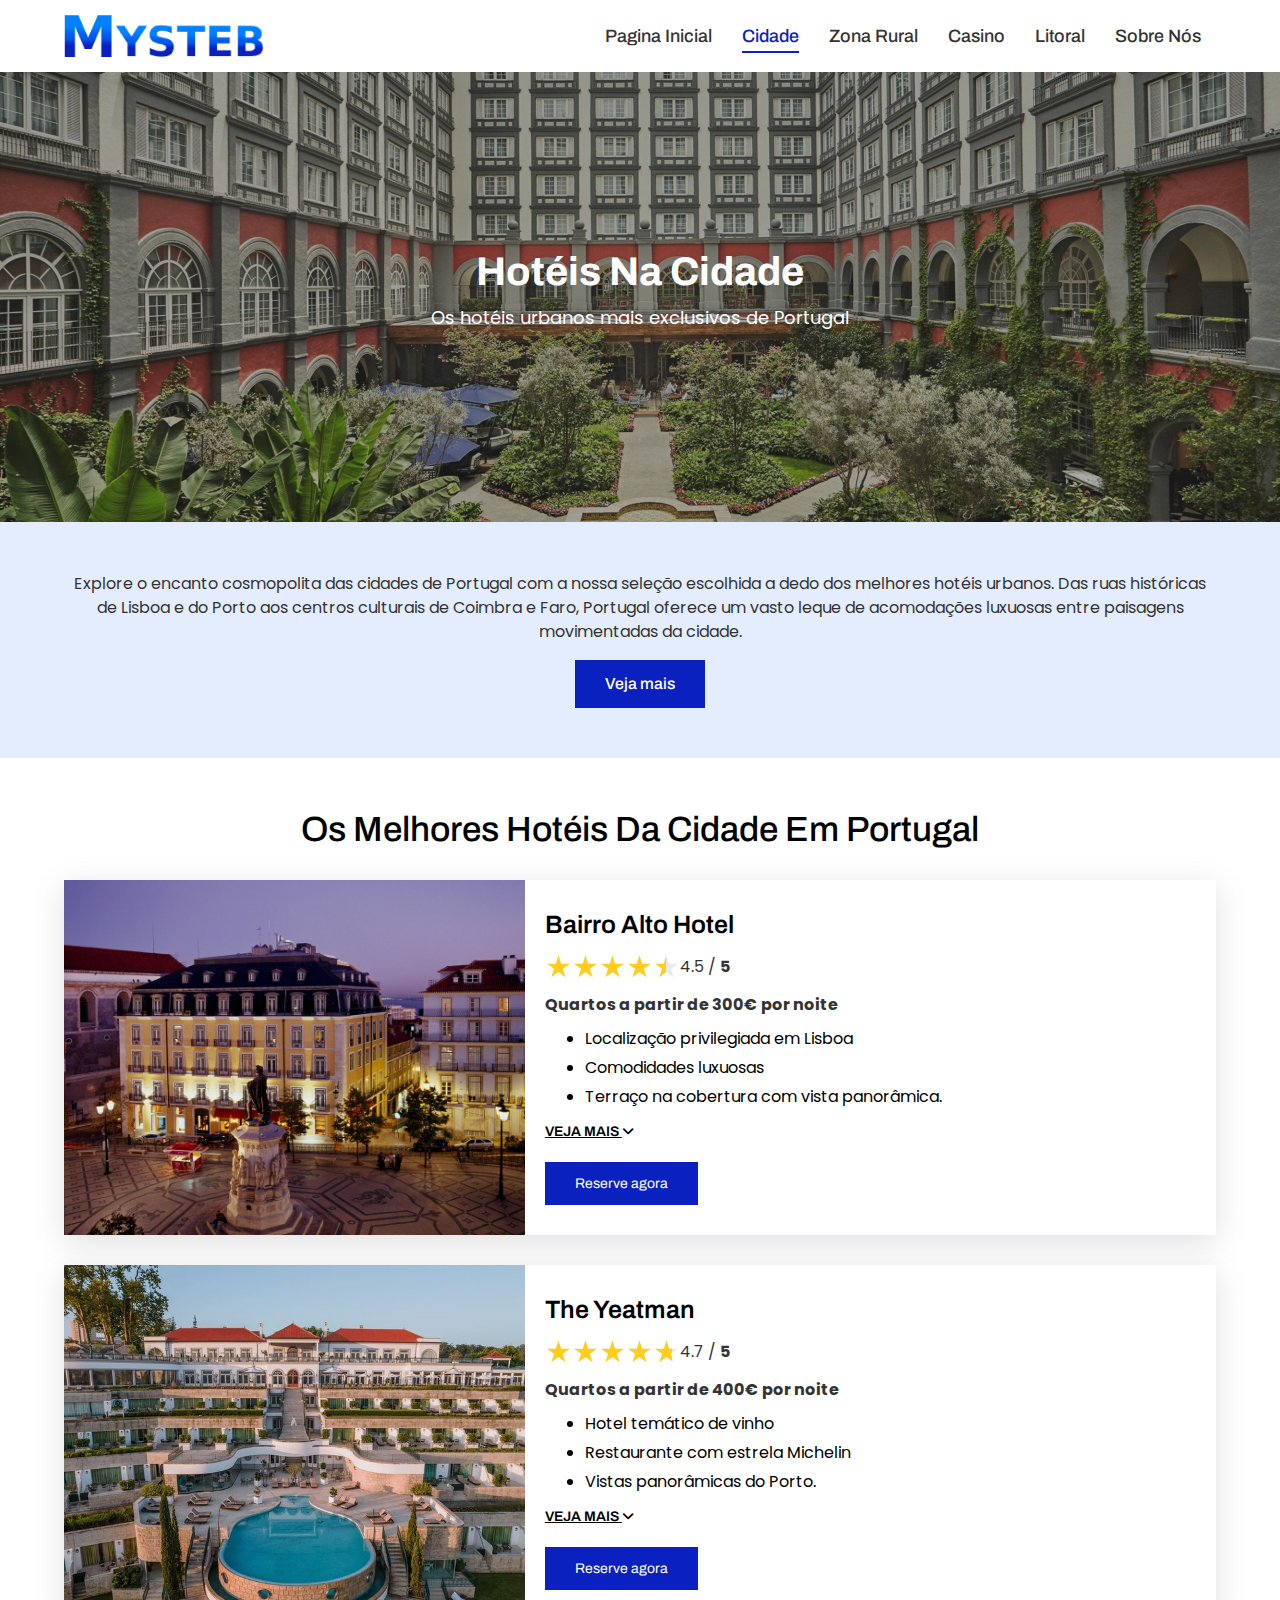
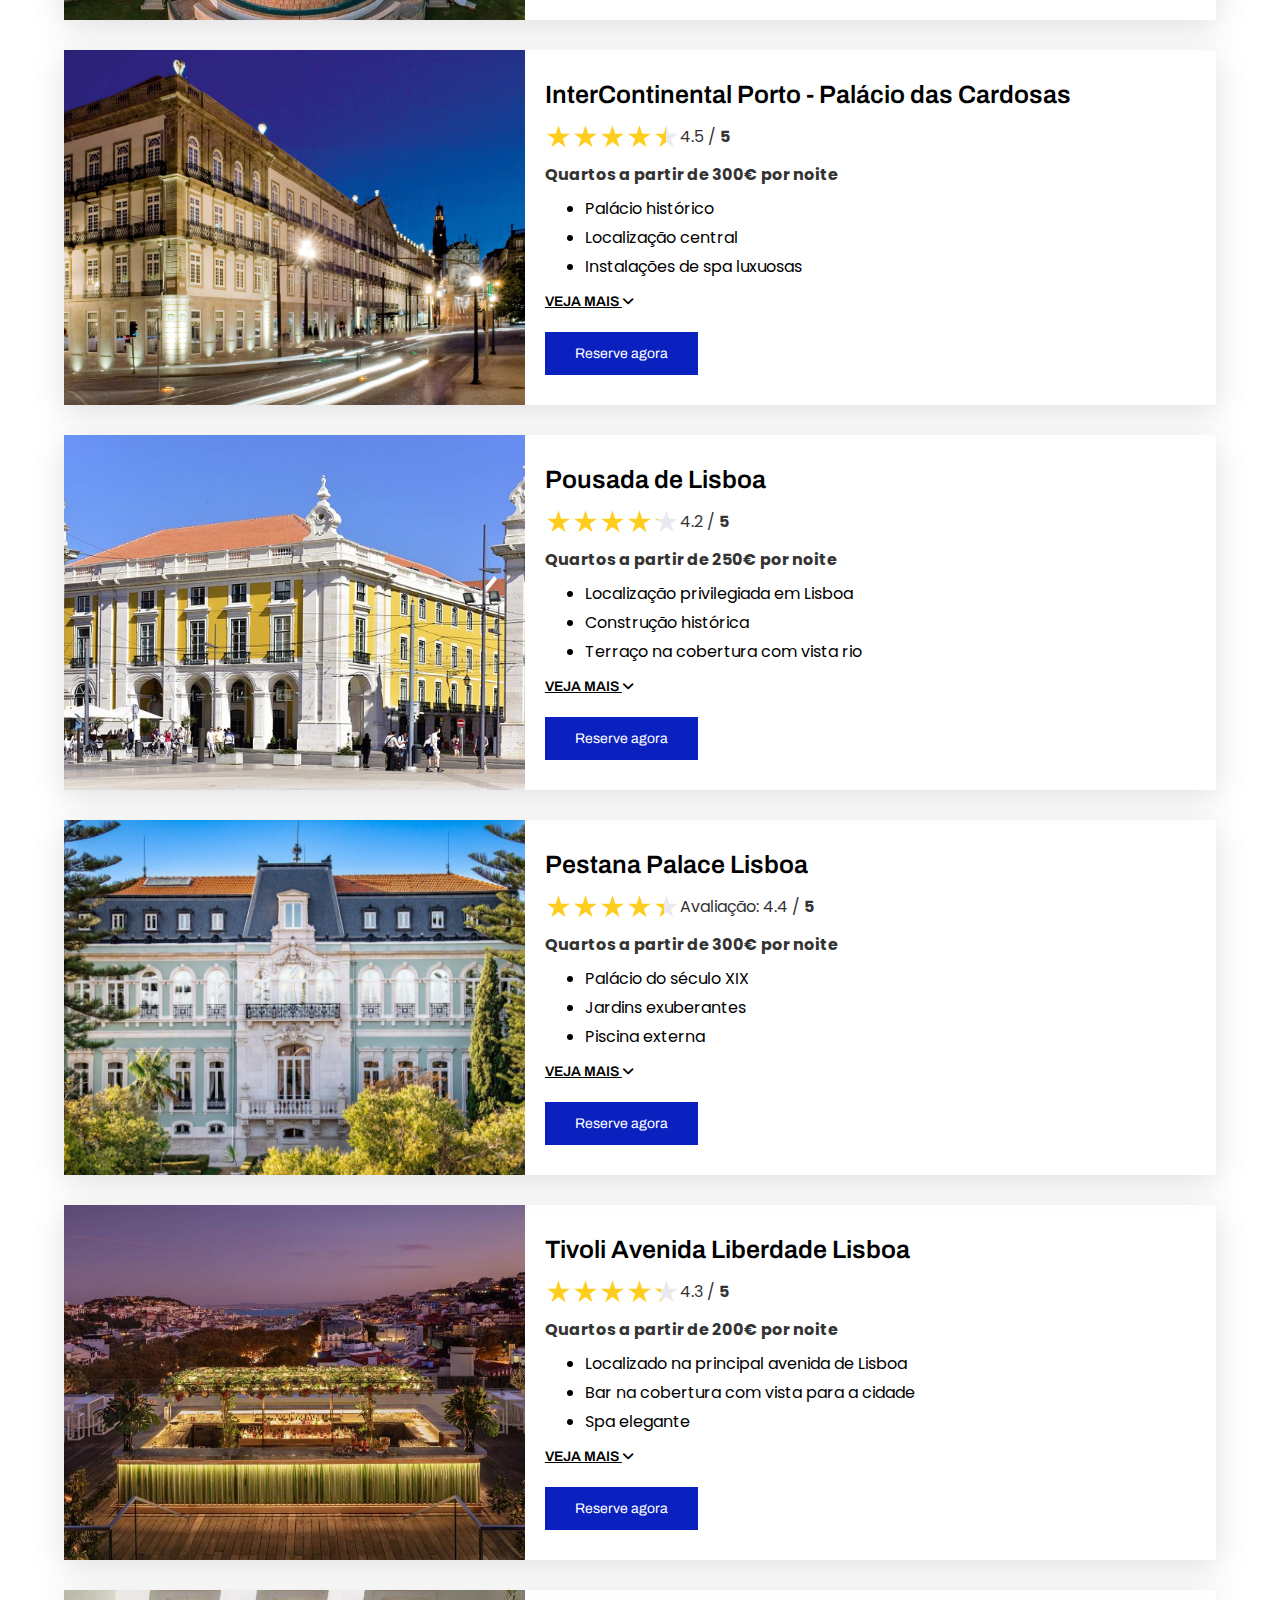
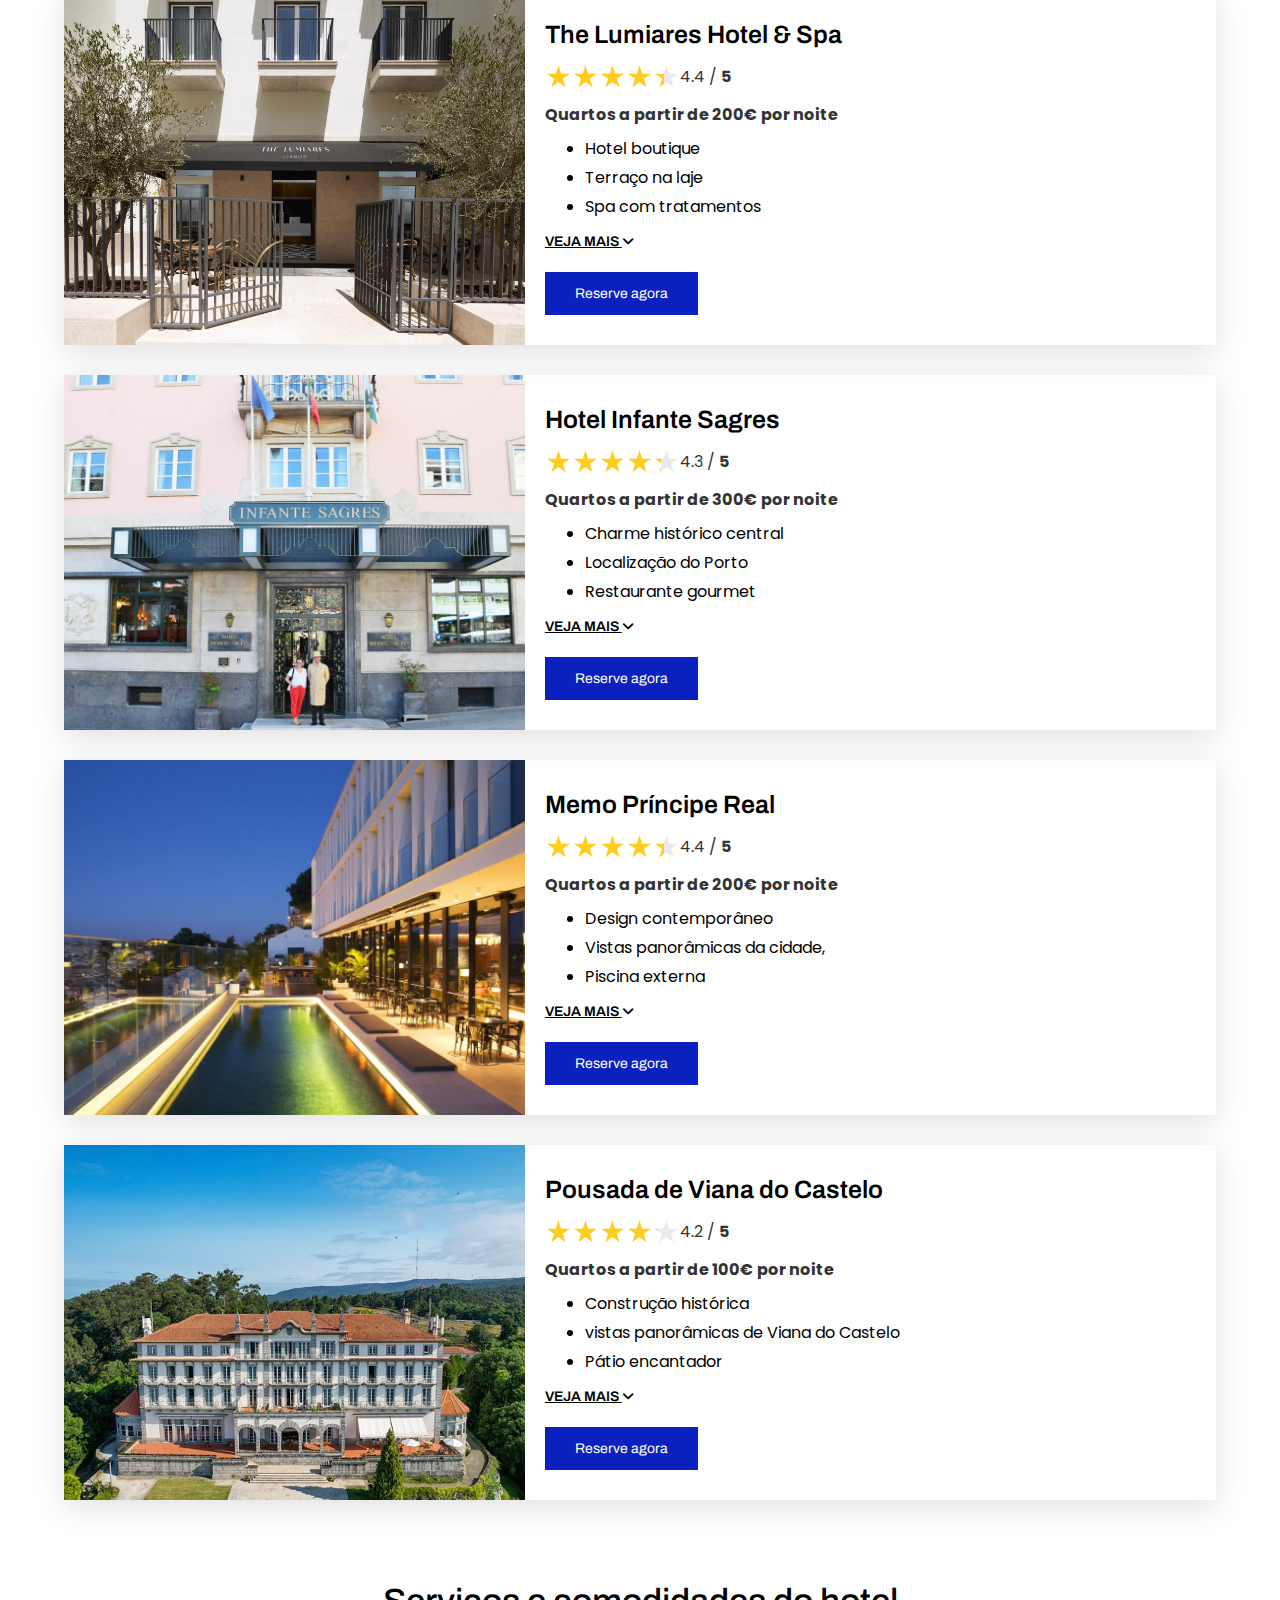
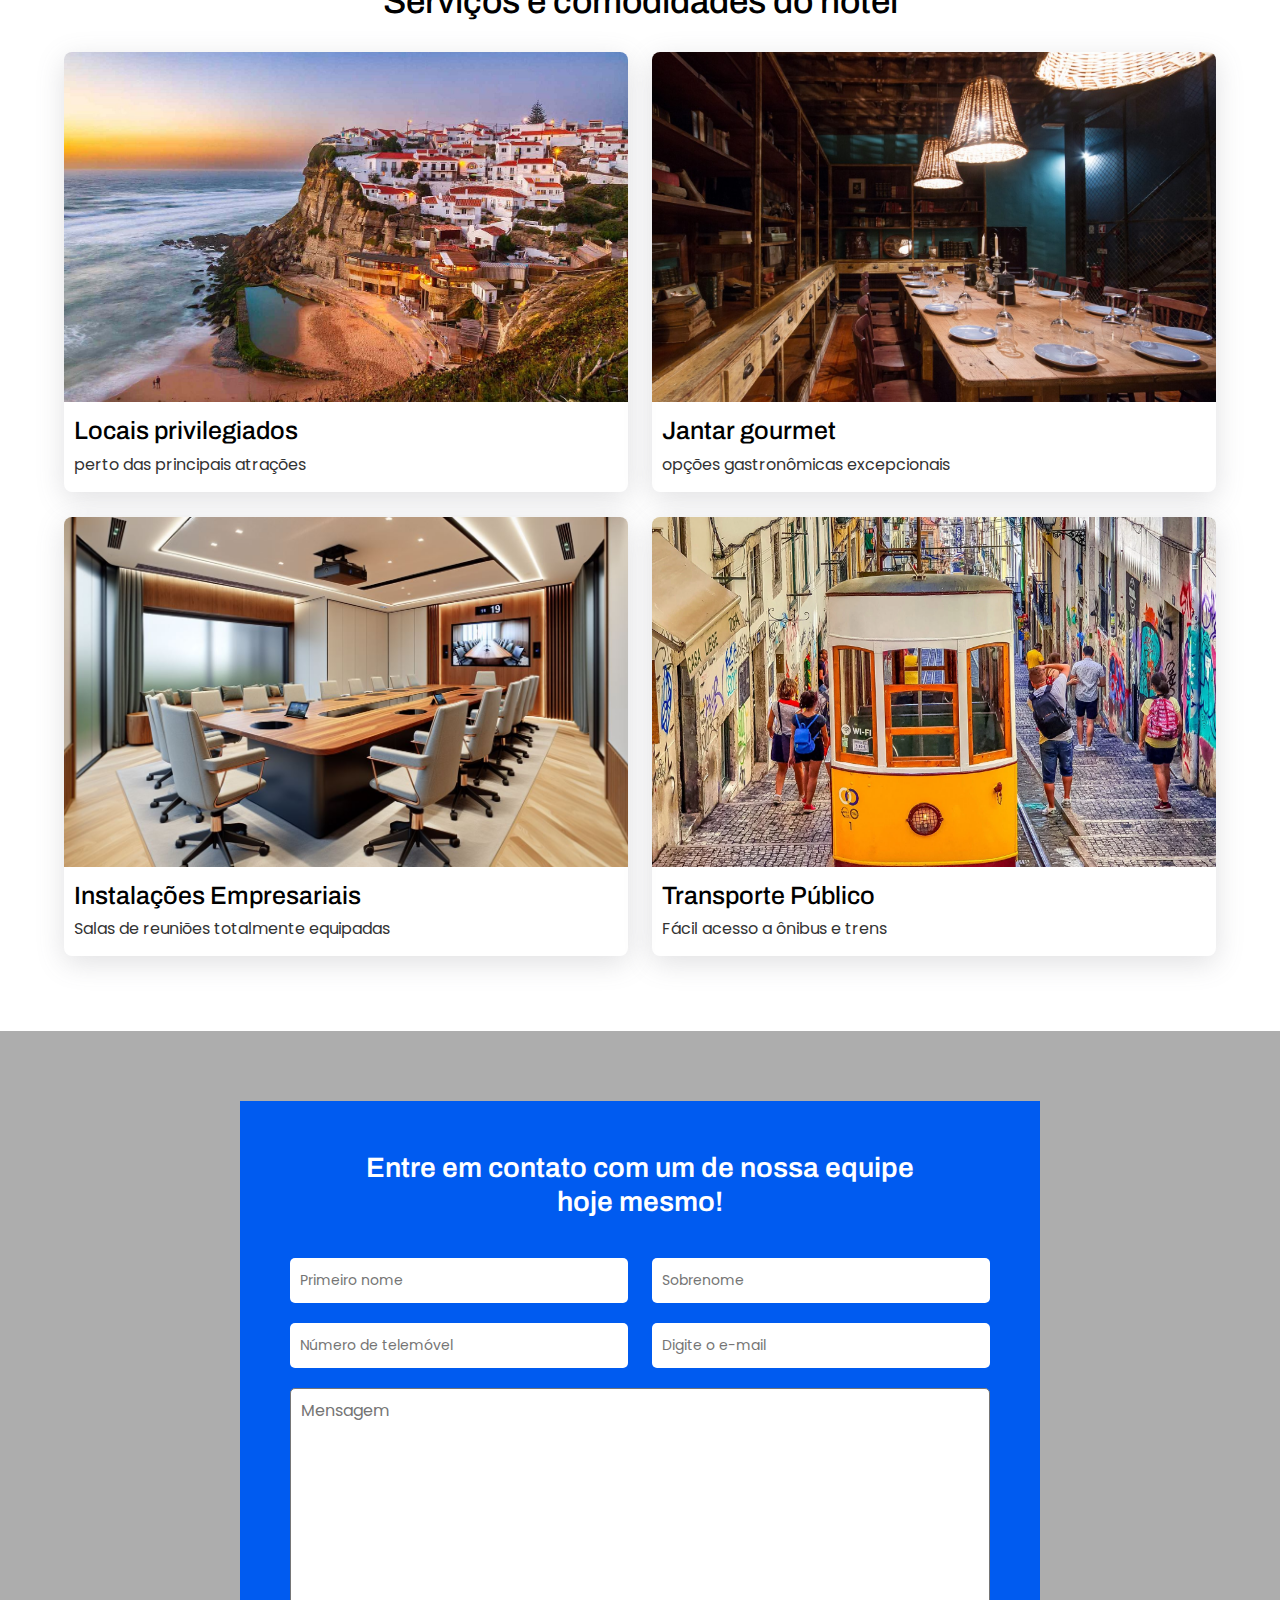
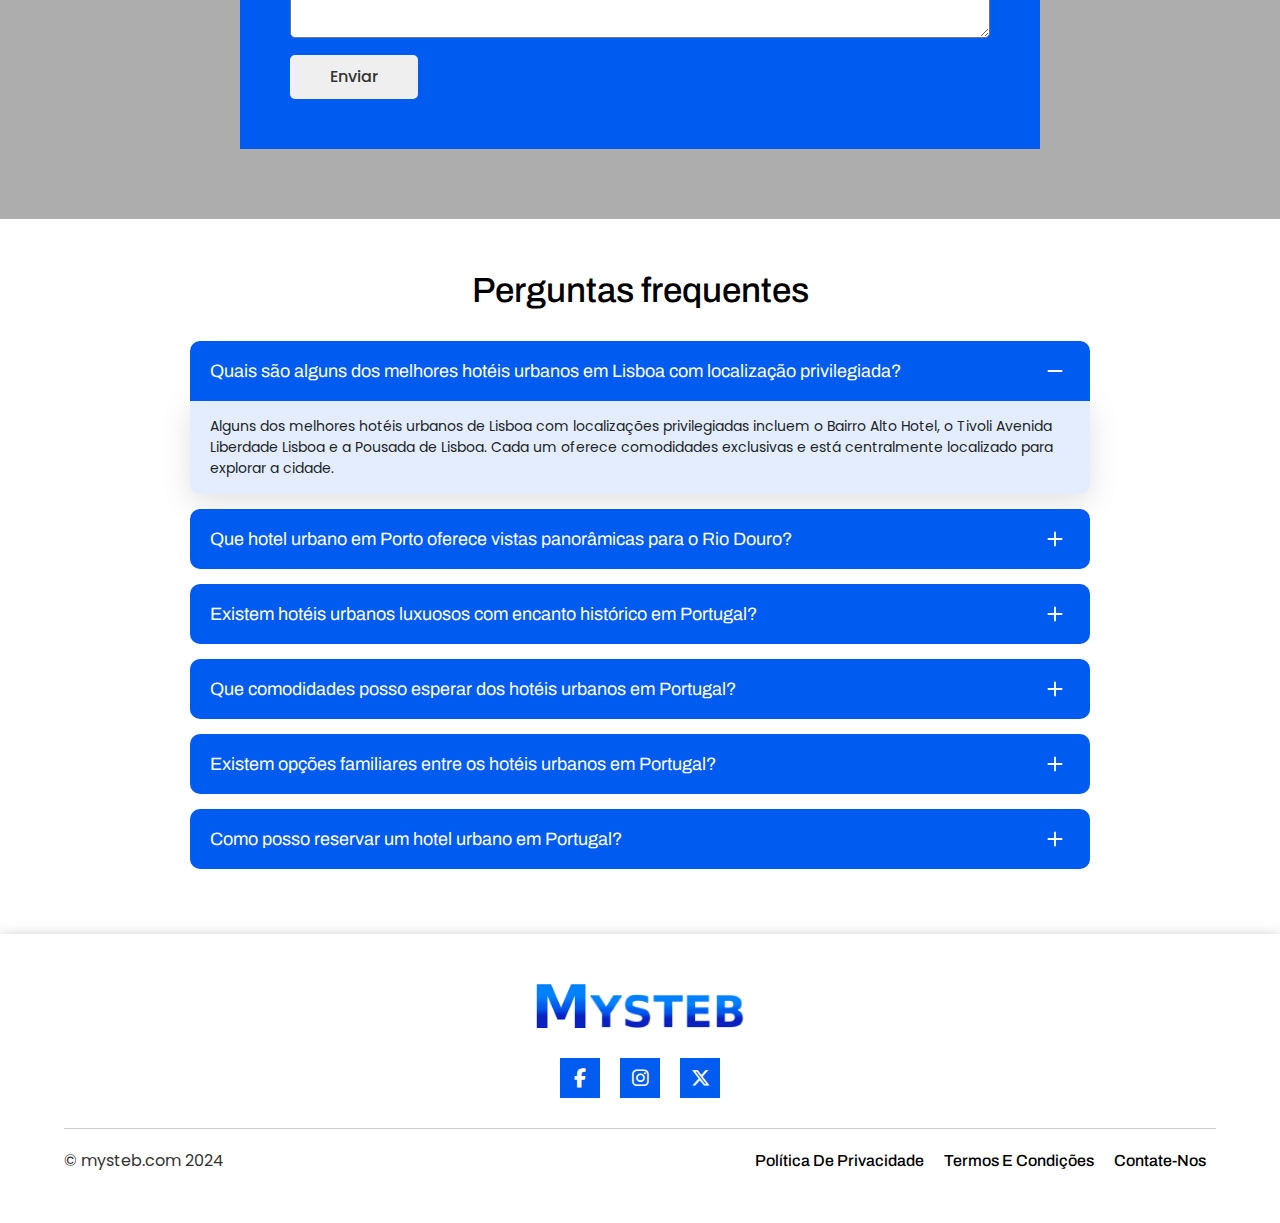
<file: cidade.html>
<!DOCTYPE html>
<html lang="pt">
  <head>
    <meta charset="UTF-8">
    <meta name="viewport" content="width=device-width, initial-scale=1.0">
    <link rel="stylesheet" href="assets/css/bootstrap.min.css">
    <link rel="stylesheet" href="https://cdnjs.cloudflare.com/ajax/libs/font-awesome/6.5.2/css/all.min.css">
    <link rel="stylesheet" href="https://unpkg.com/aos@2.3.0/dist/aos.css">
    <link rel="icon" href="assets/images/fav-icn.png">
    <link rel="stylesheet" href="assets/css/style.css">
    <link rel="stylesheet" href="assets/css/media.css">
    <title> Cidade</title>
  </head>
  <body>

    <!-- header section start  -->
    <header class="site-header">
        <div class="container">
          <nav>
            <div class="site-logo">
              <a href="index.html">
                <img src="assets/images/logo.png" alt="">
              </a>
            </div>
            <div class="main-nav">
              <ul>
                <li>
                  <a href="index.html" >
                    Pagina Inicial
                  </a>
                </li>
              
                <li>
                  <a href="cidade.html" class="active">
                    Cidade
                  </a>
                </li>
                <li>
                  <a href="rurais.html">
                    Zona rural
                  </a>
                </li>
                <li>
                  <a href="casino.html">
                    Casino
                  </a>
                </li>
                <li>
                  <a href="litoral.html">
                    Litoral
                  </a>
                </li>
                <li>
                    <a href="about-us.html" >
                        Sobre nós
                    </a>
                  </li>
              </ul>
              <div class="close">
                <i class="fa-solid fa-xmark"></i>
              </div>
            </div>
            <div class="toggle">
              <i class="fa-solid fa-bars"></i>
            </div>
          </nav>
        </div>
    </header>
    <!-- header section start  -->
<!-- banner secion start -->
    <section class="site-banner sub-banner" style="background-image: url(./assets/images/cidadeBanner.jpg);">
      <div class="overlay"></div>
          <div class="banner-content">
            <div class="banner-text">
              <h1>
                Hotéis na cidade
              </h1>
              <p>
                Os hotéis urbanos mais exclusivos de Portugal
              </p>
            </div>
          </div>
    </section>
<!-- banner secion end -->
  <!-- top content section start -->
    <div class="topContent ptb-50">
        <div class="container">
           <p>
            Explore o encanto cosmopolita das cidades de Portugal com a nossa seleção escolhida a
            dedo dos melhores hotéis urbanos. Das ruas históricas de Lisboa e do Porto aos centros
            culturais de Coimbra e Faro, Portugal oferece um vasto leque de acomodações luxuosas
            entre paisagens movimentadas da cidade.
           </p>
           <p class="moretext"> 
            Desde a rica história, vida noturna animada ou atrações culturais, estes hotéis urbanos
            prometem uma estadia excecional. A atmosfera dinâmica dos centros urbanos de Portugal,
            onde o conforto contemporâneo se encontra com o património secular, a viagem pelas ruas
            cria memórias inesquecíveis em algumas das cidades mais cativantes da Europa.
           </p>
           <p class="moretext">
            Confira as nossas principais opções de hotéis urbanos, cada um oferecendo um carácter
            distinto, um serviço irrepreensível e acesso conveniente a marcos icónicos e tesouros
            culturais. Experimente a cultura, desfrute de refeições gourmet e rejuvenesça nas
            instalações do spa. Comece aqui a sua exploração urbana, onde cada recanto revela uma
            nova faceta das fascinantes paisagens urbanas de Portugal.
           </p>
           <a class="moreless-button" href="javascript:void(0)">Veja mais </a>
        </div>
    </div>
 <!-- top content section section -->


 <!-- main section start  -->
    <section class="cidade-main ptb-50">
        <div class="container">
            <div class="site-heading">
                <h2>
                    Os Melhores Hotéis Da Cidade Em Portugal
                </h2>
            </div>
            <div class="cidade-wrap">
                <div class="cidade-img">
                    <a href="https://www.bairroaltohotel.com/en/" target="_blank">
                        <img src="assets/images/cidadeCard1.jpg" alt="">
                    </a>
                </div>
                <div class="cidade-main-text">
                    <h3>
                        Bairro Alto Hotel
                    </h3>
                    <div class="brand-rating">
                        <div class="Stars" style="--rating: 4.5;" aria-label="Rating of this product is 4.5 out of 5"></div>
                        <div class="rate-count">
                            <p>
                                4.5 / <b>5</b>
                            </p>
                        </div>
                    </div>
                    <p>
                        <strong>
                            Quartos a partir de 300€ por noite
                        </strong>
                    </p>
                    <ul>
                        <li>
                            Localização privilegiada em Lisboa
                        </li>
                        <li>
                            Comodidades luxuosas
                        </li>
                        <li>
                            Terraço na cobertura com vista panorâmica.
                        </li>
                    </ul>
                    <p class="moretextt">
                        Situado no bairro histórico do Bairro Alto, em Lisboa, este boutique hotel oferece uma
                        mistura de luxo contemporâneo e charme clássico. Os hóspedes desfrutam de um serviço
                        personalizado, quartos elegantes e vistas deslumbrantes sobre a cidade.
                    </p>
                    <a class="contless-button" href="javascript:void(0)">Veja mais <i class="fa-solid fa-angle-down"></i></a>
                    <div class="vist-website">
                        <a href="https://www.bairroaltohotel.com/en/" target="_blank"> Reserve agora</a>
                    </div>
                </div>
              
            </div>

            <div class="cidade-wrap">
                <div class="cidade-img">
                    <a href="https://www.the-yeatman-hotel.com/en/" target="_blank">
                        <img src="assets/images/cidadeCard2.jpg" alt="">
                    </a>
                </div>
                <div class="cidade-main-text">
                    <h3>
                        The Yeatman
                    </h3>
                    <div class="brand-rating">
                        <div class="Stars" style="--rating: 4.7;" aria-label="Rating of this product is 4.7 out of 5"></div>
                        <div class="rate-count">
                            <p>
                                4.7 / <b>5</b>
                            </p>
                        </div>
                    </div>
                    <p>
                        <strong>
                            Quartos a partir de 400€ por noite
                        </strong>
                    </p>
                    <ul>
                        <li>
                            Hotel temático de vinho
                        </li>
                        <li>
                            Restaurante com estrela Michelin
                        </li>
                        <li>
                            Vistas panorâmicas do Porto.
                        </li>
                    </ul>
                    <p class="moretextt">
                        Localizado no Porto, o The Yeatman é conhecido pelas suas experiências focadas no vinho,
                        incluindo adegas, degustações e refeições gourmet. O hotel dispõe de quartos espaçosos
                        com terraços com vista para o Rio Douro.
                    </p>
                    <a class="contless-button" href="javascript:void(0)">Veja mais <i class="fa-solid fa-angle-down"></i></a>
                    <div class="vist-website">
                        <a href="https://www.the-yeatman-hotel.com/en/" target="_blank"> Reserve agora</a>
                    </div>
                </div>
              
            </div>

            <div class="cidade-wrap">
                <div class="cidade-img">
                    <a href="https://www.ihg.com/intercontinental/hotels/pt/pt/porto/prtha/hoteldetail" target="_blank">
                        <img src="assets/images/cidadeCard3.avif" alt="">
                    </a>
                </div>
                <div class="cidade-main-text">
                    <h3>
                        InterContinental Porto - Palácio das Cardosas
                    </h3>
                    <div class="brand-rating">
                        <div class="Stars" style="--rating: 4.5;" aria-label="Rating of this product is 4.5 out of 5"></div>
                        <div class="rate-count">
                            <p>
                                4.5 / <b>5</b>
                            </p>
                        </div>
                    </div>
                    <p>
                        <strong>
                            Quartos a partir de 300€ por noite
                        </strong>
                    </p>
                    <ul>
                        <li>
                            Palácio histórico
                        </li>
                        <li>
                            Localização central
                        </li>
                        <li>
                            Instalações de spa luxuosas
                        </li>
                    </ul>
                    <p class="moretextt">
                        Situado num palácio renovado do século XVIII no Porto, este hotel combina elegância
                        histórica com comodidades modernas. Está centralmente localizado perto das principais
                        atrações e oferece opções refinadas de restaurantes e bem-estar.
                    </p>
                    <a class="contless-button" href="javascript:void(0)">Veja mais <i class="fa-solid fa-angle-down"></i></a>
                    <div class="vist-website">
                        <a href="https://www.ihg.com/intercontinental/hotels/pt/pt/porto/prtha/hoteldetail" target="_blank"> Reserve agora</a>
                    </div>
                </div>
              
            </div>

            <div class="cidade-wrap">
                <div class="cidade-img">
                    <a href="https://www.pousadas.pt/en/hotel/pousada-lisboa" target="_blank">
                        <img src="assets/images/cidadeCard4.jpg" alt="">
                    </a>
                </div>
                <div class="cidade-main-text">
                    <h3>
                        Pousada de Lisboa
                    </h3>
                    <div class="brand-rating">
                        <div class="Stars" style="--rating: 4.2;" aria-label="Rating of this product is 4.2 out of 5"></div>
                        <div class="rate-count">
                            <p>
                                4.2 / <b>5</b>
                            </p>
                        </div>
                    </div>
                    <p>
                        <strong>
                            Quartos a partir de 250€ por noite
                        </strong>
                    </p>
                    <ul>
                        <li>
                            Localização privilegiada em Lisboa
                        </li>
                        <li>
                            Construção histórica
                        </li>
                        <li>
                            Terraço na cobertura com vista rio
                        </li>
                    </ul>
                    <p class="moretextt">
                        Situado no coração de Lisboa, este hotel ocupa um edifício histórico com vista para o Rio
                        Tejo. Disponibiliza quartos elegantes, um restaurante gourmet e fácil acesso aos marcos
                        culturais de Lisboa.
                    </p>
                    <a class="contless-button" href="javascript:void(0)">Veja mais <i class="fa-solid fa-angle-down"></i></a>
                    <div class="vist-website">
                        <a href="https://www.pousadas.pt/en/hotel/pousada-lisboa" target="_blank"> Reserve agora</a>
                    </div>
                </div>
              
            </div>

            <div class="cidade-wrap">
                <div class="cidade-img">
                    <a href="https://www.pestanacollection.com/en/hotel/pestana-palace" target="_blank">
                        <img src="assets/images/cidadeCard5.jfif" alt="">
                    </a>
                </div>
                <div class="cidade-main-text">
                    <h3>
                        Pestana Palace Lisboa
                    </h3>
                    <div class="brand-rating">
                        <div class="Stars" style="--rating: 4.4;" aria-label="Rating of this product is 4.4 out of 5"></div>
                        <div class="rate-count">
                            <p>
                                Avaliação:  4.4 / <b>5</b>
                            </p>
                        </div>
                    </div>
                    <p>
                        <strong>
                            Quartos a partir de 300€ por noite
                        </strong>
                    </p>
                    <ul>
                        <li>
                            Palácio do século XIX
                        </li>
                        <li>
                            Jardins exuberantes
                        </li>
                        <li>
                            Piscina externa
                        </li>
                    </ul>
                    <p class="moretextt">
                        Um luxuoso hotel situado num palácio restaurado do século XIX em Lisboa, que oferece
                        quartos opulentos, extensos jardins e um ambiente tranquilo. É um refúgio para relaxar com
                        opções gastronômicas elegantes.
                    </p>
                    <a class="contless-button" href="javascript:void(0)">Veja mais <i class="fa-solid fa-angle-down"></i></a>
                    <div class="vist-website">
                        <a href="https://www.pestanacollection.com/en/hotel/pestana-palace" target="_blank"> Reserve agora</a>
                    </div>
                </div>
              
            </div>
            <div class="cidade-wrap">
                <div class="cidade-img">
                    <a href="https://www.tivolihotels.com/pt/tivoli-avenida-liberdade-lisboa" target="_blank">
                        <img src="assets/images/cidadeCard6.jpg" alt="">
                    </a>
                </div>
                <div class="cidade-main-text">
                    <h3>
                        Tivoli Avenida Liberdade Lisboa
                    </h3>
                    <div class="brand-rating">
                        <div class="Stars" style="--rating: 4.3;" aria-label="Rating of this product is 4.3 out of 5"></div>
                        <div class="rate-count">
                            <p>
                                4.3 / <b>5</b>
                            </p>
                        </div>
                    </div>
                    <p>
                        <strong>
                            Quartos a partir de 200€ por noite
                        </strong>
                    </p>
                    <ul>
                        <li>
                            Localizado na principal avenida de Lisboa
                        </li>
                        <li>
                            Bar na cobertura com vista para a cidade
                        </li>
                        <li>
                            Spa elegante
                        </li>
                    </ul>
                    <p class="moretextt">
                        Este icônico hotel em Lisboa combina confortos modernos com estilo clássico, oferecendo
                        quartos espaçosos, restaurantes requintados e um bar na cobertura com vista panorâmica
                        da cidade. Está centralmente localizado para explorar a cidade.
                    </p>
                    <a class="contless-button" href="javascript:void(0)">Veja mais <i class="fa-solid fa-angle-down"></i></a>
                    <div class="vist-website">
                        <a href="https://www.tivolihotels.com/pt/tivoli-avenida-liberdade-lisboa" target="_blank"> Reserve agora</a>
                    </div>
                </div>
              
            </div>

            <div class="cidade-wrap">
                <div class="cidade-img">
                    <a href="https://www.thelumiares.com/" target="_blank">
                        <img src="assets/images/cidadeCard7.jpg" alt="">
                    </a>
                </div>
                <div class="cidade-main-text">
                    <h3>
                        The Lumiares Hotel & Spa
                    </h3>
                    <div class="brand-rating">
                        <div class="Stars" style="--rating: 4.4;" aria-label="Rating of this product is 4.4 out of 5"></div>
                        <div class="rate-count">
                            <p>
                                4.4 / <b>5</b>
                            </p>
                        </div>
                    </div>
                    <p>
                        <strong>
                            Quartos a partir de 200€ por noite
                        </strong>
                    </p>
                    <ul>
                        <li>
                            Hotel boutique
                        </li>
                        <li>
                            Terraço na laje
                        </li>
                        <li>
                            Spa com tratamentos
                        </li>
                    </ul>
                    <p class="moretextt">
                        Situado no badalado bairro do Bairro Alto, em Lisboa, este hotel boutique oferece
                        acomodações elegantes, um terraço na cobertura com vista de Lisboa e um spa
                        especializado em tratamentos de relaxamento.
                    </p>
                    <a class="contless-button" href="javascript:void(0)">Veja mais <i class="fa-solid fa-angle-down"></i></a>
                    <div class="vist-website">
                        <a href="https://www.thelumiares.com/" target="_blank"> Reserve agora</a>
                    </div>
                </div>
              
            </div>

            
            <div class="cidade-wrap">
                <div class="cidade-img">
                    <a href="https://www.hospes.com/en/infante-sagres-porto/?gad_source=1&gclid=CjwKCAjwm_SzBhAsEiwAXE2Cv8G8PfYzfRS7S08Pg2JJ7HDt0j0XsTDKnkT9qVVPkuRiAY5MIgTGNRoCCHsQAvD_BwE" target="_blank">
                        <img src="assets/images/cidadeCard8.jpg" alt="">
                    </a>
                </div>
                <div class="cidade-main-text">
                    <h3>
                        Hotel Infante Sagres
                    </h3>
                    <div class="brand-rating">
                        <div class="Stars" style="--rating: 4.3;" aria-label="Rating of this product is 4.3 out of 5"></div>
                        <div class="rate-count">
                            <p>
                                4.3 / <b>5</b>
                            </p>
                        </div>
                    </div>
                    <p>
                        <strong>
                            Quartos a partir de 300€ por noite
                        </strong>
                    </p>
                    <ul>
                        <li>
                            Charme histórico central
                        </li>
                        <li>
                            Localização do Porto
                        </li>
                        <li>
                            Restaurante gourmet
                        </li>
                    </ul>
                    <p class="moretextt">
                        Um marco histórico no Porto, o Hotel Infante Sagres combina elegância clássica com
                        comodidades modernas. É conhecido por seus quartos luxuosos, refeições gourmet e
                        serviço personalizado em uma localização privilegiada no centro da cidade.
                    </p>
                    <a class="contless-button" href="javascript:void(0)">Veja mais <i class="fa-solid fa-angle-down"></i></a>
                    <div class="vist-website">
                        <a href="https://www.hospes.com/en/infante-sagres-porto/?gad_source=1&gclid=CjwKCAjwm_SzBhAsEiwAXE2Cv8G8PfYzfRS7S08Pg2JJ7HDt0j0XsTDKnkT9qVVPkuRiAY5MIgTGNRoCCHsQAvD_BwE" target="_blank"> Reserve agora</a>
                    </div>
                </div>
              
            </div>

            <div class="cidade-wrap">
                <div class="cidade-img">
                    <a href="https://www.memmohotels.com/principereal/" target="_blank">
                        <img src="assets/images/cidadeCard9.jpg" alt="">
                    </a>
                </div>
                <div class="cidade-main-text">
                    <h3>
                        Memo Príncipe Real
                    </h3>
                    <div class="brand-rating">
                        <div class="Stars" style="--rating: 4.4;" aria-label="Rating of this product is 4.4 out of 5"></div>
                        <div class="rate-count">
                            <p>
                                4.4 / <b>5</b>
                            </p>
                        </div>
                    </div>
                    <p>
                        <strong>
                            Quartos a partir de 200€ por noite
                        </strong>
                    </p>
                    <ul>
                        <li>
                            Design contemporâneo
                        </li>
                        <li>
                            Vistas panorâmicas da cidade,
                        </li>
                        <li>
                            Piscina externa
                        </li>
                    </ul>
                    <p class="moretextt">
                        Situado no bairro do Príncipe Real, em Lisboa, este hotel boutique oferece quartos
                        modernos com vista para a cidade, um terraço na cobertura com piscina e um bar elegante.
                        É um retiro chique em um bairro moderno.
                    </p>
                    <a class="contless-button" href="javascript:void(0)">Veja mais <i class="fa-solid fa-angle-down"></i></a>
                    <div class="vist-website">
                        <a href="https://www.memmohotels.com/principereal/" target="_blank"> Reserve agora</a>
                    </div>
                </div>
              
            </div>
            <div class="cidade-wrap">
                <div class="cidade-img">
                    <a href="https://www.pousadas.pt/en/hotel/pousada-viana" target="_blank">
                        <img src="assets/images/cidadeCard10.jpg" alt="">
                    </a>
                </div>
                <div class="cidade-main-text">
                    <h3>
                        Pousada de Viana do Castelo
                    </h3>
                    <div class="brand-rating">
                        <div class="Stars" style="--rating: 4.2;" aria-label="Rating of this product is 4.2 out of 5"></div>
                        <div class="rate-count">
                            <p>
                                4.2 / <b>5</b>
                            </p>
                        </div>
                    </div>
                    <p>
                        <strong>
                            Quartos a partir de 100€ por noite
                        </strong>
                    </p>
                    <ul>
                        <li>
                            Construção histórica
                        </li>
                        <li>
                            vistas panorâmicas de Viana do Castelo
                        </li>
                        <li>
                            Pátio encantador
                        </li>
                    </ul>
                    <p class="moretextt">
                        Situada num antigo hospital do século XIX, no topo de uma colina com vista para Viana do
                        Castelo, esta Pousada combina arquitectura histórica com acomodações confortáveis. Os
                        hóspedes desfrutam da tradicional hospitalidade portuguesa e de vistas deslumbrantes.
                    </p>
                    <a class="contless-button" href="javascript:void(0)">Veja mais <i class="fa-solid fa-angle-down"></i></a>
                    <div class="vist-website">
                        <a href="https://www.pousadas.pt/en/hotel/pousada-viana" target="_blank"> Reserve agora</a>
                    </div>
                </div>
              
            </div>


        </div>
    </section>
 <!-- main section end  -->






  <!-- locations section start here -->
     <section class="locations pb-50">
        <div class="container">
          <div class="site-heading">
              <h2>
                Serviços e comodidades do hotel
              </h2>
            
          </div>
            <div class="row">
                <div class="col-md-6">
                    <div class="location-card">
                       <div class="location-img">
                         <img src="assets/images/cidadeLocation1.jpg" alt="">
                       </div>
                       <div class="location-text">
                          <h3>
                            Locais privilegiados
                          </h3>
                          <p>
                            perto das principais atrações
                          </p>
                       </div>
                    </div>
                </div>
                <div class="col-md-6">
                  <div class="location-card">
                     <div class="location-img">
                       <img src="assets/images/cidadeLocation2.jpg" alt="">
                     </div>
                     <div class="location-text">
                        <h3>
                            Jantar gourmet
                        </h3>
                        <p>
                            opções gastronômicas excepcionais
                        </p>
                     </div>
                  </div>
              </div>
              <div class="col-md-6">
                <div class="location-card">
                   <div class="location-img">
                     <img src="assets/images/cidadeLocation3.jpg" alt="">
                   </div>
                   <div class="location-text">
                      <h3>
                        Instalações Empresariais
                      </h3>
                      <p>
                        Salas de reuniões totalmente equipadas
                      </p>
                   </div>
                </div>
            </div>
            <div class="col-md-6">
              <div class="location-card">
                 <div class="location-img">
                   <img src="assets/images/cidadeLocation4.jpg" alt="">
                 </div>
                 <div class="location-text">
                    <h3>
                        Transporte Público
                    </h3>
                    <p>
                        Fácil acesso a ônibus e trens
                    </p>
                 </div>
              </div>
          </div>
            </div>
        </div>
     </section>
  <!-- location section end -->
  <!-- newsletter section start  -->
     <div class="newsletter ptb-70">
      <div class="overlay"></div>
        <div class="container">
            <div class="contact-wrap">
                <div class="site-heading">
                   <h4>
                    Entre em contato com um de nossa equipe hoje mesmo!
                   </h4>
                </div>
                <form>
                    <div class="row">
                        <div class="col-md-6">
                            <div class="form-group">
                                <label>
                                  
                                    Primeiro nome
                                </label>
                                <input type="text" placeholder="Primeiro nome">
                            </div>
                        </div>
                        <div class="col-md-6">
                            <div class="form-group">
                                <label>
                             
                                    Sobrenome
                                </label>
                                <input type="text" placeholder="Sobrenome">
                            </div>
                        </div>
                        <div class="col-md-6">
                            <div class="form-group">
                                <label>
                                    Número de telemóvel

                                </label>
                                <input type="number" placeholder="Número de telemóvel">
                            </div>
                        </div>
                        <div class="col-md-6">
                            <div class="form-group">
                                <label>
                                    Digite o e-mail
                                </label>
                                <input type="email" placeholder="Digite o e-mail">
                            </div>
                        </div>

                        <div class="col-md-12">
                            <div class="form-group">
                                <label>
                                    Mensagem
                                </label>
                                <textarea placeholder="Mensagem"></textarea>
                            </div>
                        </div>
                        <div class="col-md-12">
                            <button>
                                    Enviar
                            </button>
                        </div>
                    </div>
                   
                </form>
            </div>
        </div>
     </div>
  <!-- newsletter section end  -->

     <section class="faq-sec ptb-50">
        <div class="container">
          <div class="site-heading">
            <h2>
                Perguntas frequentes
            </h2>
          </div>



          <div class="accordion" id="accordionExample">
            <div class="accordion-item">
              <h2 class="accordion-header">
                <button class="accordion-button" type="button" data-bs-toggle="collapse" data-bs-target="#collapseOne" aria-expanded="true" aria-controls="collapseOne">
                    Quais são alguns dos melhores hotéis urbanos em Lisboa com localização privilegiada?
                </button>
              </h2>
              <div id="collapseOne" class="accordion-collapse collapse show" data-bs-parent="#accordionExample">
                <div class="accordion-body">
                    Alguns dos melhores hotéis urbanos de Lisboa com localizações privilegiadas incluem o
                    Bairro Alto Hotel, o Tivoli Avenida Liberdade Lisboa e a Pousada de Lisboa. Cada um
                    oferece comodidades exclusivas e está centralmente localizado para explorar a cidade.
                </div>
              </div>
            </div>
      
            <div class="accordion-item">
              <h2 class="accordion-header">
                <button class="accordion-button collapsed" type="button" data-bs-toggle="collapse" data-bs-target="#collapseTwo" aria-expanded="false" aria-controls="collapseTwo">
                    Que hotel urbano em Porto oferece vistas panorâmicas para o Rio Douro?
                </button>
              </h2>
              <div id="collapseTwo" class="accordion-collapse collapse" data-bs-parent="#accordionExample">
                <div class="accordion-body">
                    O The Yeatman no Porto é conhecido pelas vistas panorâmicas sobre o Rio Douro a partir
                    das suas varandas, proporcionando aos hóspedes um cenário deslumbrante durante a sua
                    estadia na cidade.
                </div>
              </div>
            </div>
      
            <div class="accordion-item">
              <h2 class="accordion-header">
                <button class="accordion-button collapsed" type="button" data-bs-toggle="collapse" data-bs-target="#collapseThree" aria-expanded="false" aria-controls="collapseThree">
                    Existem hotéis urbanos luxuosos com encanto histórico em Portugal?
                </button>
              </h2>
              <div id="collapseThree" class="accordion-collapse collapse" data-bs-parent="#accordionExample">
                <div class="accordion-body">
                    Sim, hotéis como o Pestana Palace Lisboa em Lisboa e o Hotel Infante Sagres no Porto
                    combinam acomodações luxuosas com charme histórico, oferecendo um vislumbre do rico
                    património arquitectónico de Portugal.
                </div>
              </div>
            </div>
      
      
            <div class="accordion-item">
              <h2 class="accordion-header">
                <button class="accordion-button collapsed" type="button" data-bs-toggle="collapse" data-bs-target="#collapseFour" aria-expanded="false" aria-controls="collapseFour">
                    Que comodidades posso esperar dos hotéis urbanos em Portugal?
                </button>
              </h2>
              <div id="collapseFour" class="accordion-collapse collapse" data-bs-parent="#accordionExample">
                <div class="accordion-body">
                    Os hotéis urbanos em Portugal oferecem normalmente comodidades como bares em
                    terraços com vista para a cidade, opções de refeições gourmet, spas com tratamentos de
                    bem-estar e acesso conveniente às atrações e transportes locais.
                </div>
              </div>
            </div>
      
            <div class="accordion-item">
              <h2 class="accordion-header">
                <button class="accordion-button collapsed" type="button" data-bs-toggle="collapse" data-bs-target="#collapseFive" aria-expanded="false" aria-controls="collapseFive">
                    Existem opções familiares entre os hotéis urbanos em Portugal?
                </button>
              </h2>
              <div id="collapseFive" class="accordion-collapse collapse" data-bs-parent="#accordionExample">
                <div class="accordion-body">
                    Sim, vários hotéis urbanos em Portugal atendem famílias com comodidades como quartos
                    familiares, atividades infantis e proximidade de atrações familiares, garantindo uma estadia
                    confortável para hóspedes de todas as idades.
                </div>
              </div>
            </div>

            <div class="accordion-item">
                <h2 class="accordion-header">
                  <button class="accordion-button collapsed" type="button" data-bs-toggle="collapse" data-bs-target="#collapseSix" aria-expanded="false" aria-controls="collapseSix">
                    Como posso reservar um hotel urbano em Portugal?
                  </button>
                </h2>
                <div id="collapseSix" class="accordion-collapse collapse" data-bs-parent="#accordionExample">
                  <div class="accordion-body">
                    Você pode reservar um hotel urbano em Portugal diretamente através do site do hotel,
                    agências de viagens online ou plataformas de reservas confiáveis. É aconselhável reservar
                    com antecedência, especialmente durante a alta temporada.
                  </div>
                </div>
              </div>
      
            
      
         
      
          </div>




        </div>
     </section>

   <!-- footer section start -->
   <footer class="site-footer ">
    <div class="container">
      <div class="footer-top">
          <div class="footer-logo">
              <a href="index.html">
                  <img src="assets/images/logo.png" alt="">
              </a>
          </div>
          <div class="social-link">
              <ul>
                  <li>
                      <a href="#">
                          <i class="fa-brands fa-facebook-f"></i>
                      </a>
                  </li>
                  <li>
                      <a href="#">
                          <i class="fa-brands fa-instagram"></i>
                      </a>
                  </li>
                  <li>
                      <a href="#">
                          <i class="fa-brands fa-x-twitter"></i>
                      </a>
                  </li>
              </ul>
          </div>
      </div>
      <div class="footer-wrap">
         <p>
          © mysteb.com 2024
         </p>
         <div class="footer-links">
            <ul>
              <li>
                <a href="privacy-policy.html">
                    política de Privacidade
                </a>
              </li>
              <li>
                <a href="term-and-conditions.html">
                  Termos e Condições
                </a>
              </li>
              <li>
                <a href="contact-us.html">Contate-nos</a>
              </li>
            </ul>
         </div>
      </div>
    </div>
 </footer>
   <!-- footer section end -->

    <script src="assets/js/jquery-3.7.1.min.js"></script>
    <script src="https://unpkg.com/aos@2.3.0/dist/aos.js"></script>
    <script src="assets/js/bootstrap.bundle.min.js"></script>
    <script src="assets/js/custom.js"></script>
  </body>
</html>
</file>
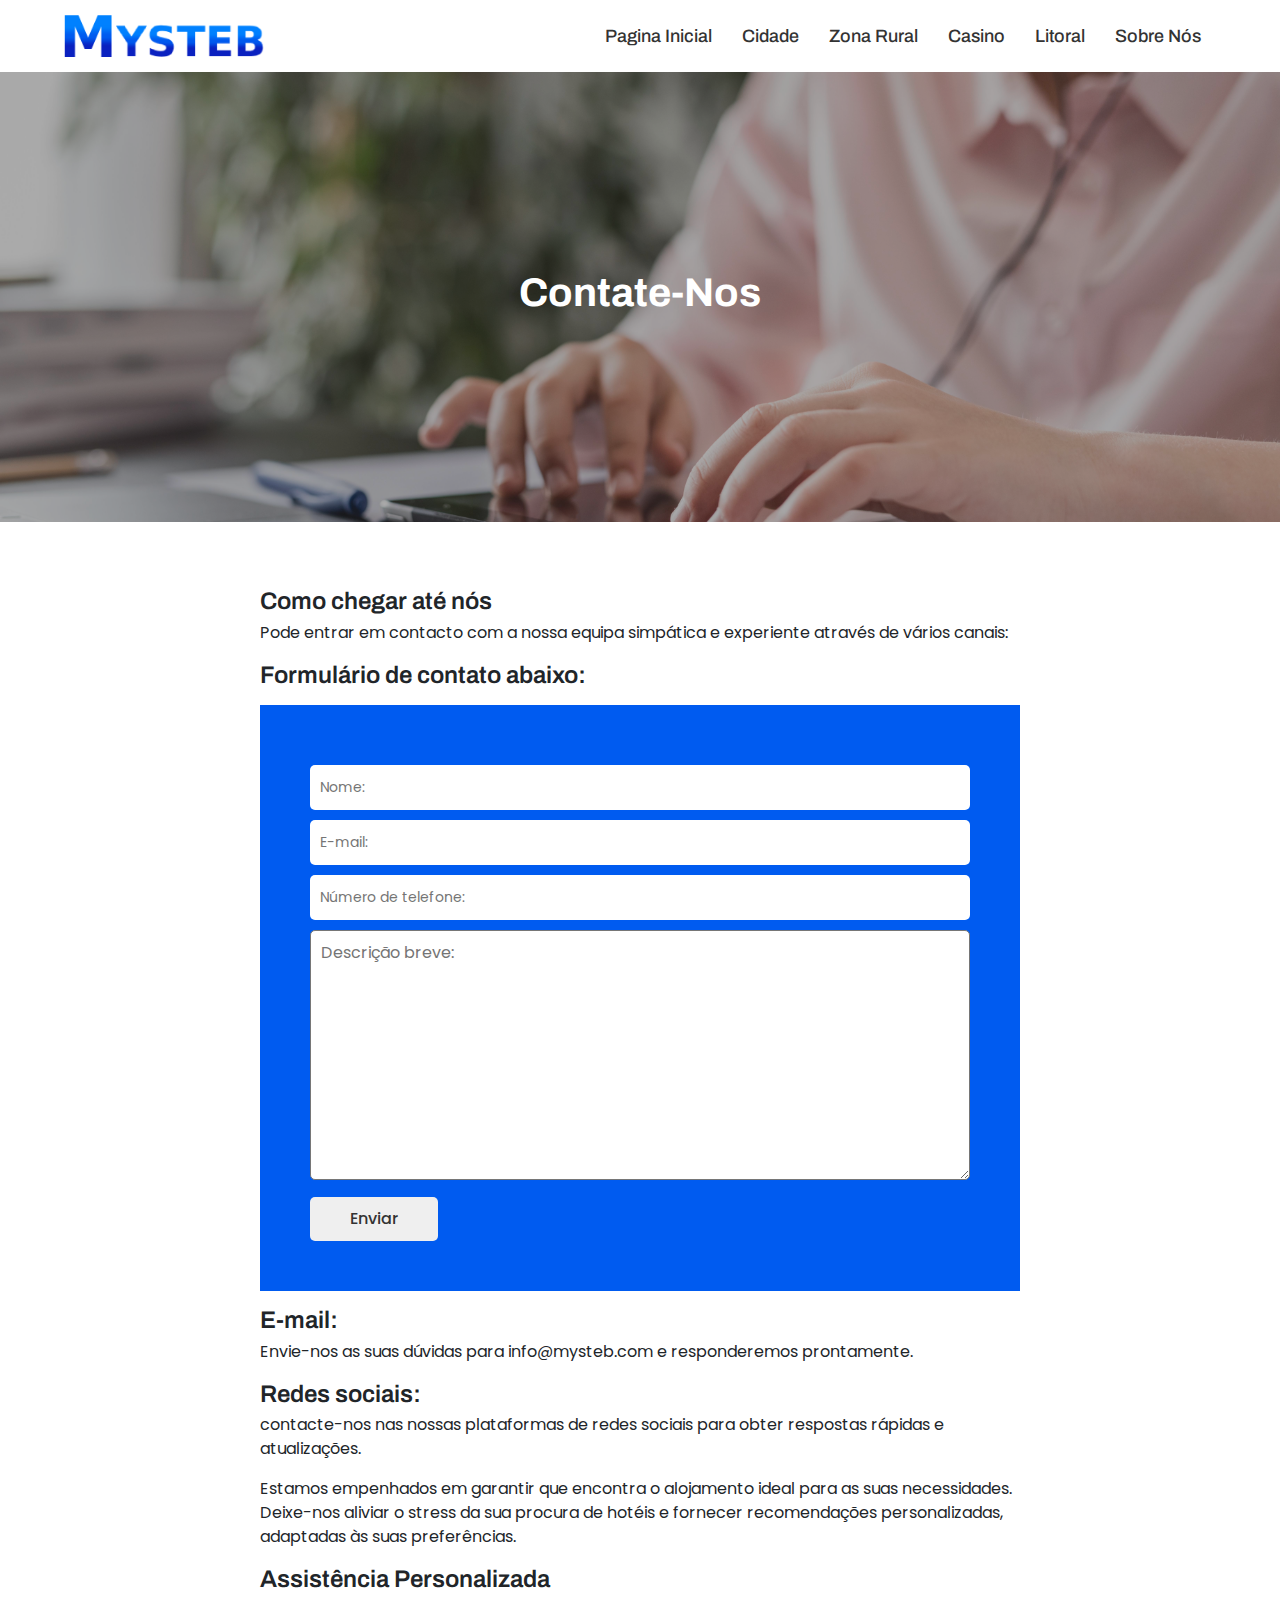
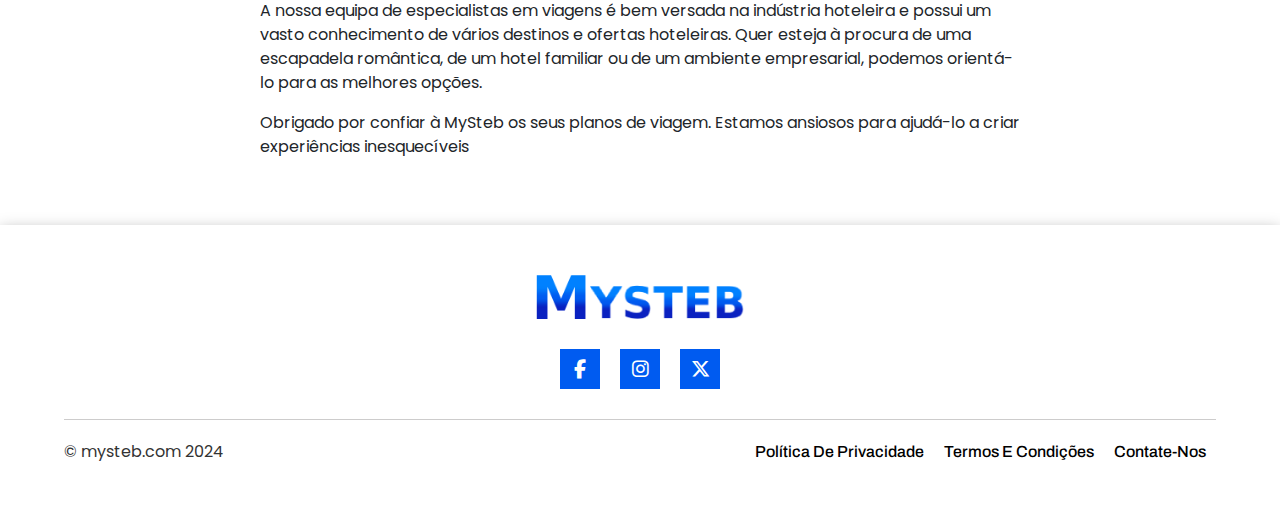
<file: contact-us.html>
<!DOCTYPE html>
<html lang="pt">
  <head>
    <meta charset="UTF-8">
    <meta name="viewport" content="width=device-width, initial-scale=1.0">
    <link rel="stylesheet" href="assets/css/bootstrap.min.css">
    <link rel="stylesheet" href="https://cdnjs.cloudflare.com/ajax/libs/font-awesome/6.5.2/css/all.min.css">
    <link rel="stylesheet" href="https://unpkg.com/aos@2.3.0/dist/aos.css">
    <link rel="icon" href="assets/images/fav-icn.png">
    <link rel="stylesheet" href="assets/css/style.css">
    <link rel="stylesheet" href="assets/css/media.css">
    <title> Contate-nos</title>
  </head>
  <body>

    <!-- header section start  -->
    <header class="site-header">
        <div class="container">
          <nav>
            <div class="site-logo">
              <a href="index.html">
                <img src="assets/images/logo.png" alt="">
              </a>
            </div>
            <div class="main-nav">
              <ul>
                <li>
                  <a href="index.html" >
                    Pagina Inicial
                  </a>
                </li>
             
                <li>
                  <a href="cidade.html">
                    Cidade
                  </a>
                </li>
                <li>
                  <a href="rurais.html" >
                    Zona rural
                  </a>
                </li>
                <li>
                  <a href="casino.html">
                    Casino
                  </a>
                </li>
                <li>
                  <a href="litoral.html">
                    Litoral
                  </a>
                </li>
                <li>
                    <a href="about-us.html" >
                        Sobre nós
                    </a>
                  </li>
              </ul>
              <div class="close">
                <i class="fa-solid fa-xmark"></i>
              </div>
            </div>
            <div class="toggle">
              <i class="fa-solid fa-bars"></i>
            </div>
          </nav>
        </div>
    </header>
    <!-- header section start  -->
<!-- banner secion start -->
    <section class="site-banner sub-banner" style="background-image: url(./assets/images/contact-us-bnr.jpg);">
      <div class="overlay"></div>
          <div class="banner-content">
            <div class="banner-text">
              <h1>
                Contate-nos
              </h1>
            
            </div>
          </div>
    </section>
<!-- banner secion end -->

<div class="contact-main ptb-50">
    <div class="container">
        <div class="row">
            <div class="col-md-8">
                <div class="contact-text">
                   <h3>
                    Como chegar até nós
                   </h3>
                    <p>
                        Pode entrar em contacto com a nossa equipa simpática e experiente através de vários canais:

                    </p>
                </div>
                <div class="contact-text">
                    <h3>
                        Formulário de contato abaixo: 
                    </h3>
                </div>
                <div class="contact-wrap">
                   
                    <div class="contact-form">
                       
                        <form>
                            <div class="form-group">
                                <input type="text" placeholder="Nome:">
                            </div>
                            <div class="form-group">
                                <input type="email" placeholder="E-mail:">
                            </div>
                            <div class="form-group">
                                <input type="number" placeholder="Número de telefone:">
                            </div>
                            <div class="form-group">
                                <textarea placeholder="Descrição breve:"></textarea>
                            </div>
                            <button>
                                Enviar
                        </button>

                        </form>
                    </div>
                </div>
                <div class="contact-text">
                 <h3>
                    E-mail: 
                 </h3>
                    <p>
                        Envie-nos as suas dúvidas para info@mysteb.com e responderemos prontamente.
                    </p>
                </div>
                <div class="contact-text">
                    <h3>
                        Redes sociais:
                    </h3>
                    <p>
                        contacte-nos nas nossas plataformas de redes sociais para obter respostas rápidas e atualizações.
                    </p>
                </div>
                <div class="contact-text">
                    <p>
                        Estamos empenhados em garantir que encontra o alojamento ideal para as suas necessidades. Deixe-nos aliviar o stress da sua procura de hotéis e fornecer recomendações personalizadas, adaptadas às suas preferências.
                    </p>
                </div>
                <div class="contact-text">
                    <h3>
                        Assistência Personalizada
                    </h3>
                    <p>
                        A nossa equipa de especialistas em viagens é bem versada na indústria hoteleira e possui um vasto conhecimento de vários destinos e ofertas hoteleiras. Quer esteja à procura de uma escapadela romântica, de um hotel familiar ou de um ambiente empresarial, podemos orientá-lo para as melhores opções.
                    </p>
                    <p>
                        Obrigado por confiar à MySteb os seus planos de viagem. Estamos ansiosos para ajudá-lo a criar experiências inesquecíveis
                    </p>
                </div>
            </div>
        </div>
    </div>
</div>


   <!-- footer section start -->
   <footer class="site-footer ">
      <div class="container">
        <div class="footer-top">
            <div class="footer-logo">
                <a href="index.html">
                    <img src="assets/images/logo.png" alt="">
                </a>
            </div>
            <div class="social-link">
                <ul>
                    <li>
                        <a href="#">
                            <i class="fa-brands fa-facebook-f"></i>
                        </a>
                    </li>
                    <li>
                        <a href="#">
                            <i class="fa-brands fa-instagram"></i>
                        </a>
                    </li>
                    <li>
                        <a href="#">
                            <i class="fa-brands fa-x-twitter"></i>
                        </a>
                    </li>
                </ul>
            </div>
        </div>
        <div class="footer-wrap">
           <p>
            © mysteb.com 2024
           </p>
           <div class="footer-links">
              <ul>
                <li>
                  <a href="privacy-policy.html">
                      política de Privacidade
                  </a>
                </li>
                <li>
                  <a href="term-and-conditions.html">
                    Termos e Condições
                  </a>
                </li>
                <li>
                  <a href="contact-us.html">Contate-nos</a>
                </li>
              </ul>
           </div>
        </div>
      </div>
   </footer>
   <!-- footer section end -->

    <script src="assets/js/jquery-3.7.1.min.js"></script>
    <script src="https://unpkg.com/aos@2.3.0/dist/aos.js"></script>
    <script src="assets/js/bootstrap.bundle.min.js"></script>
    <script src="assets/js/custom.js"></script>
  </body>
</html>
</file>
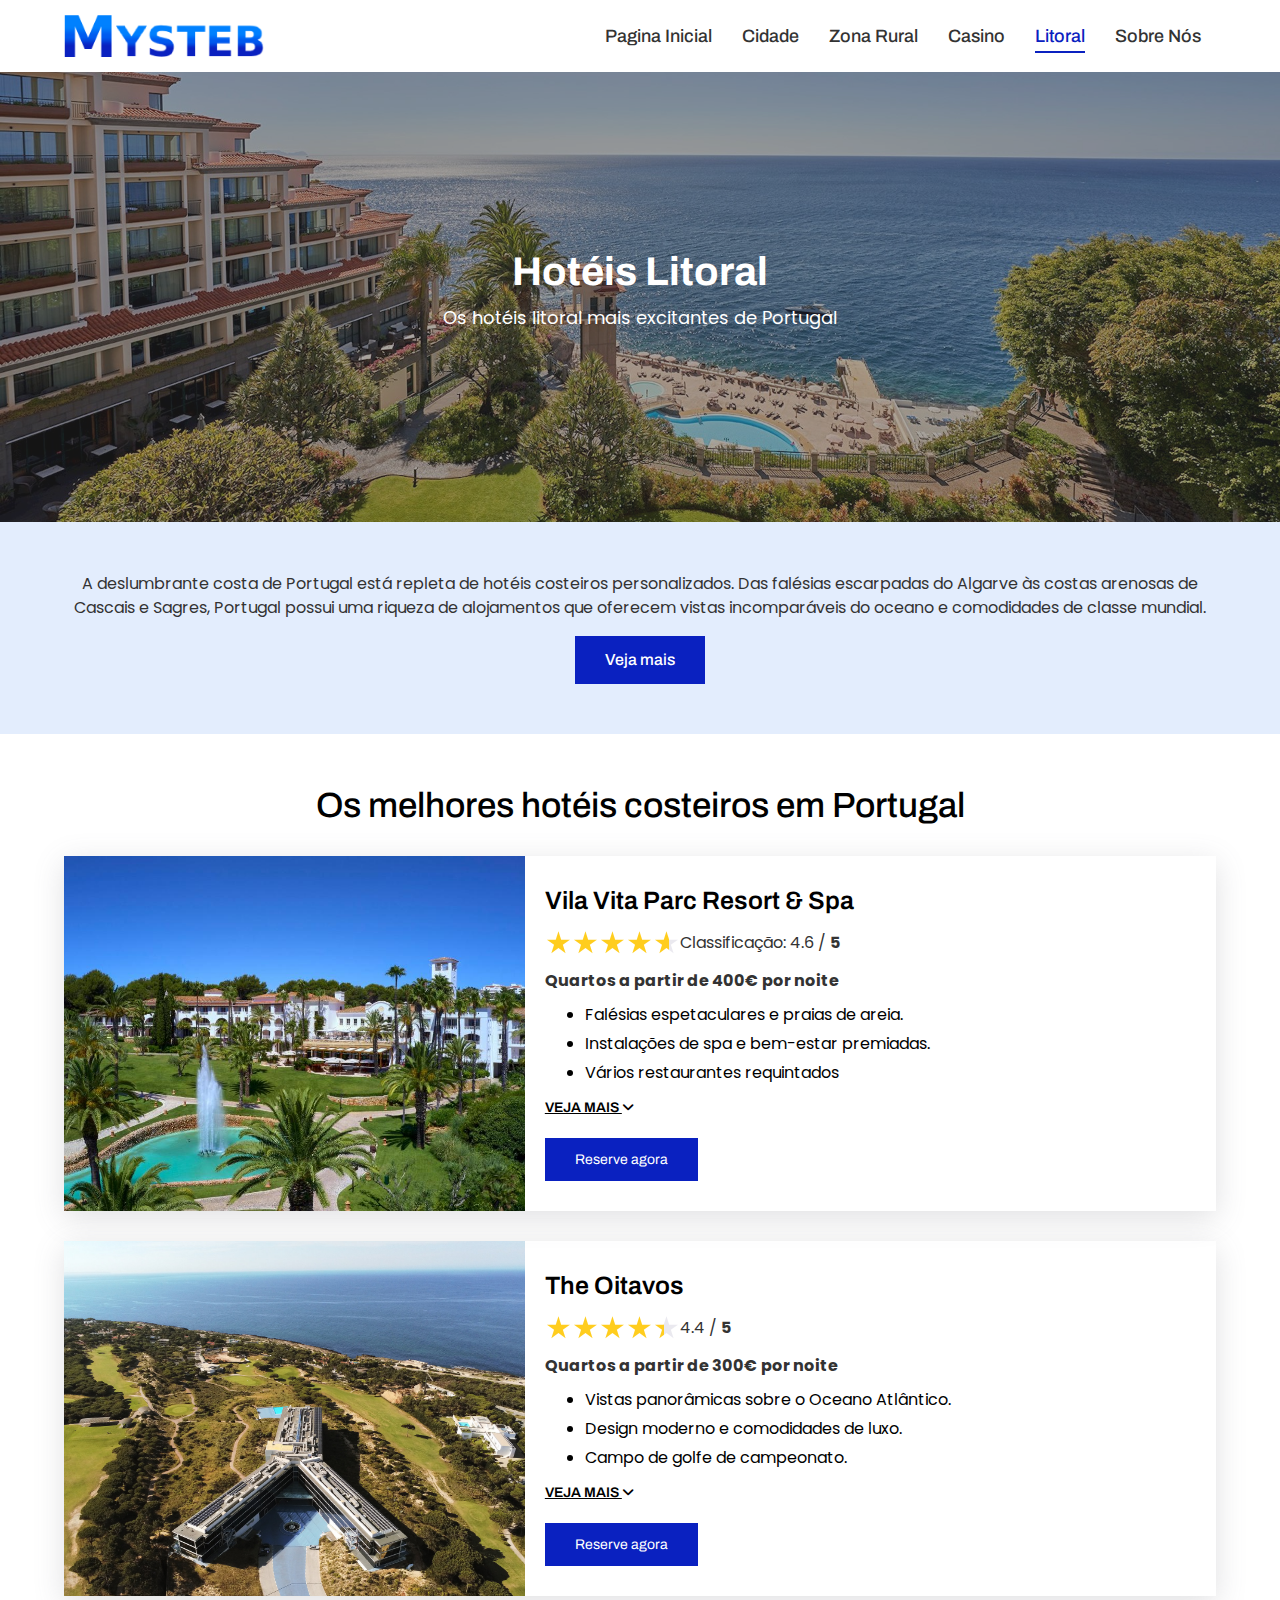
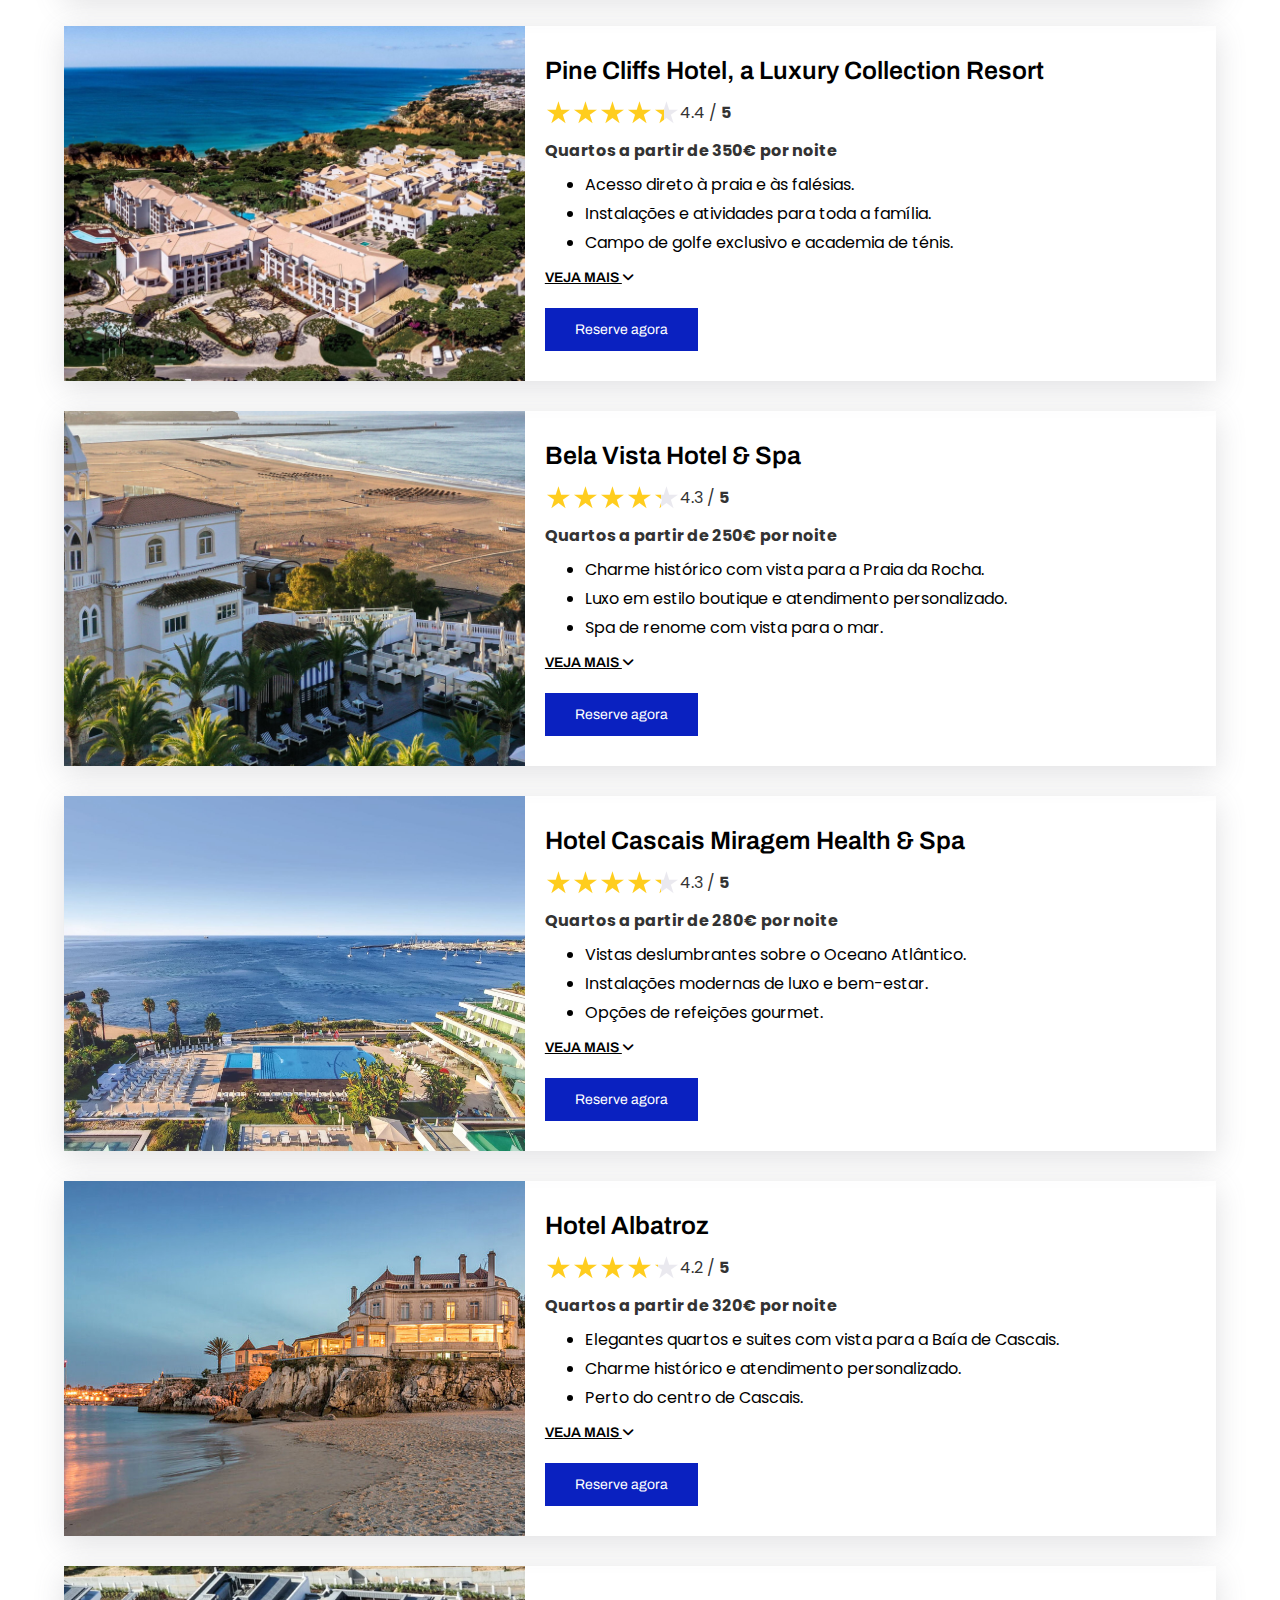
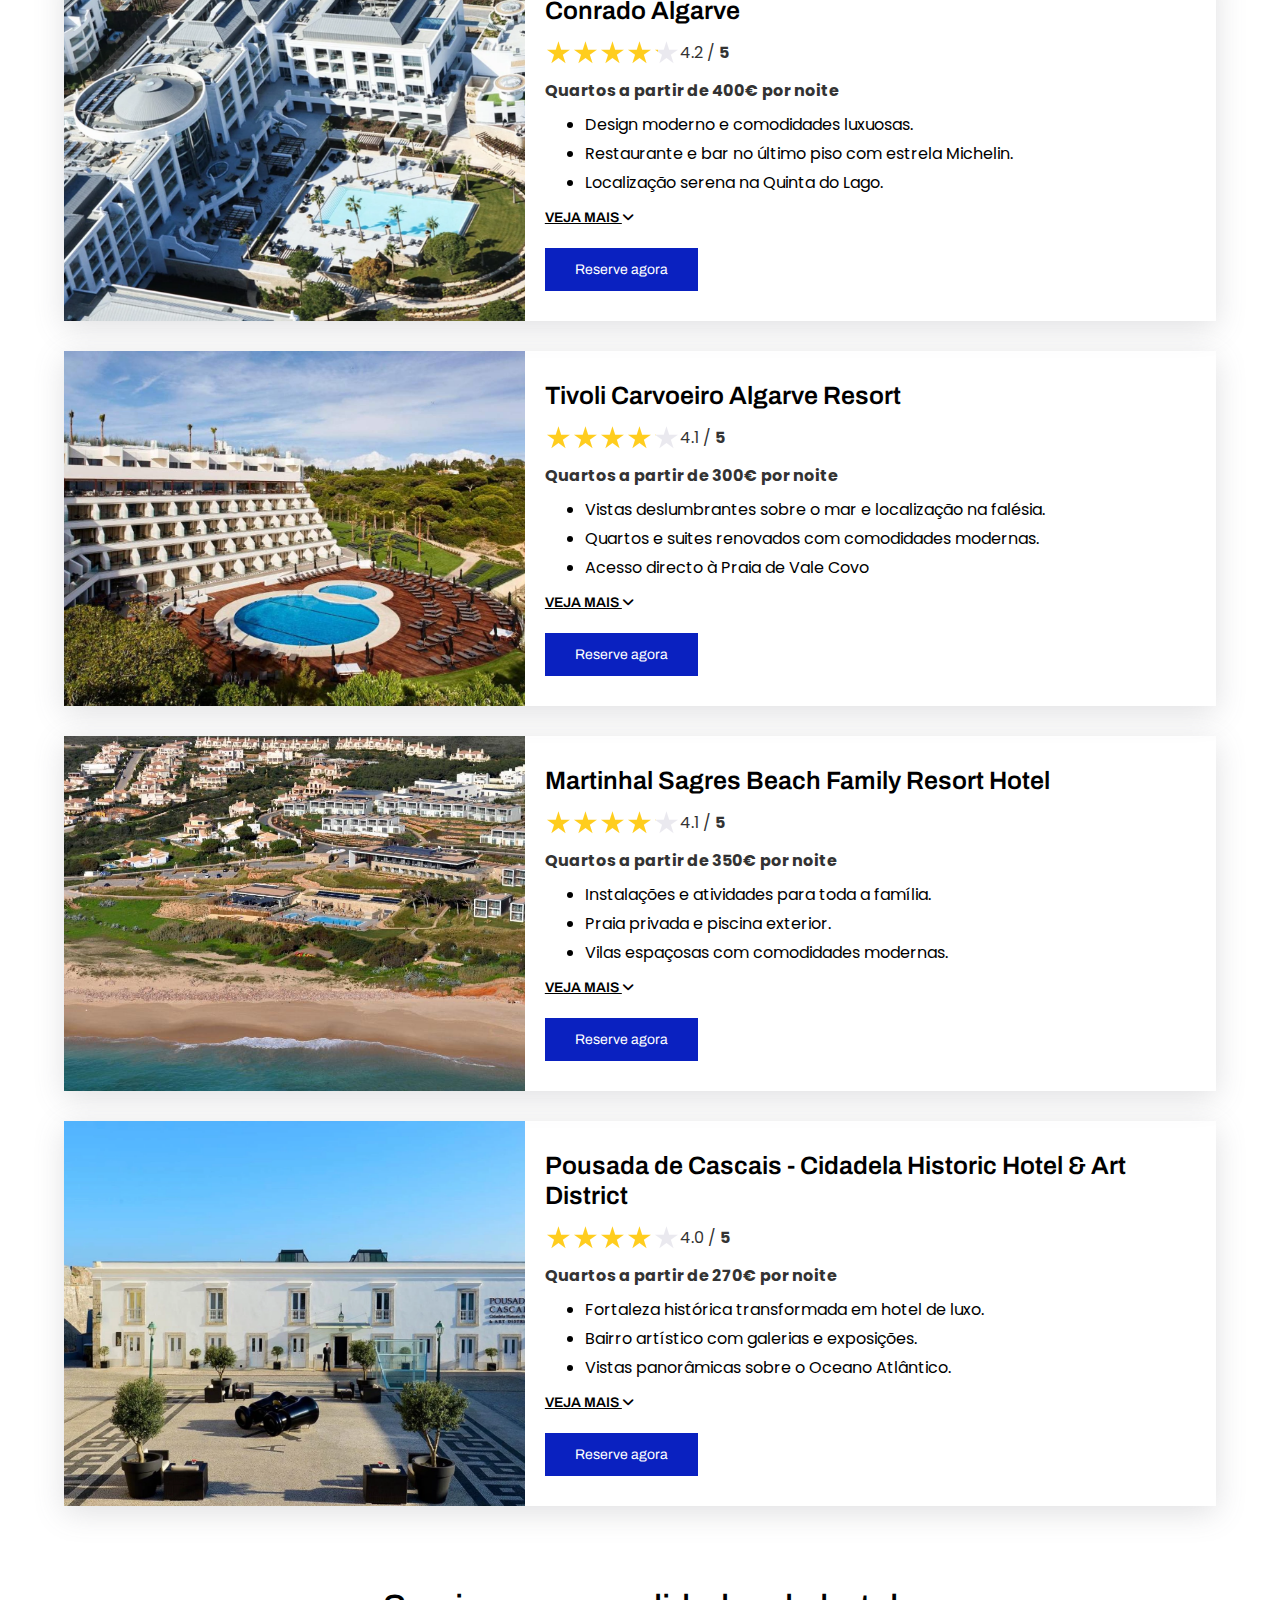
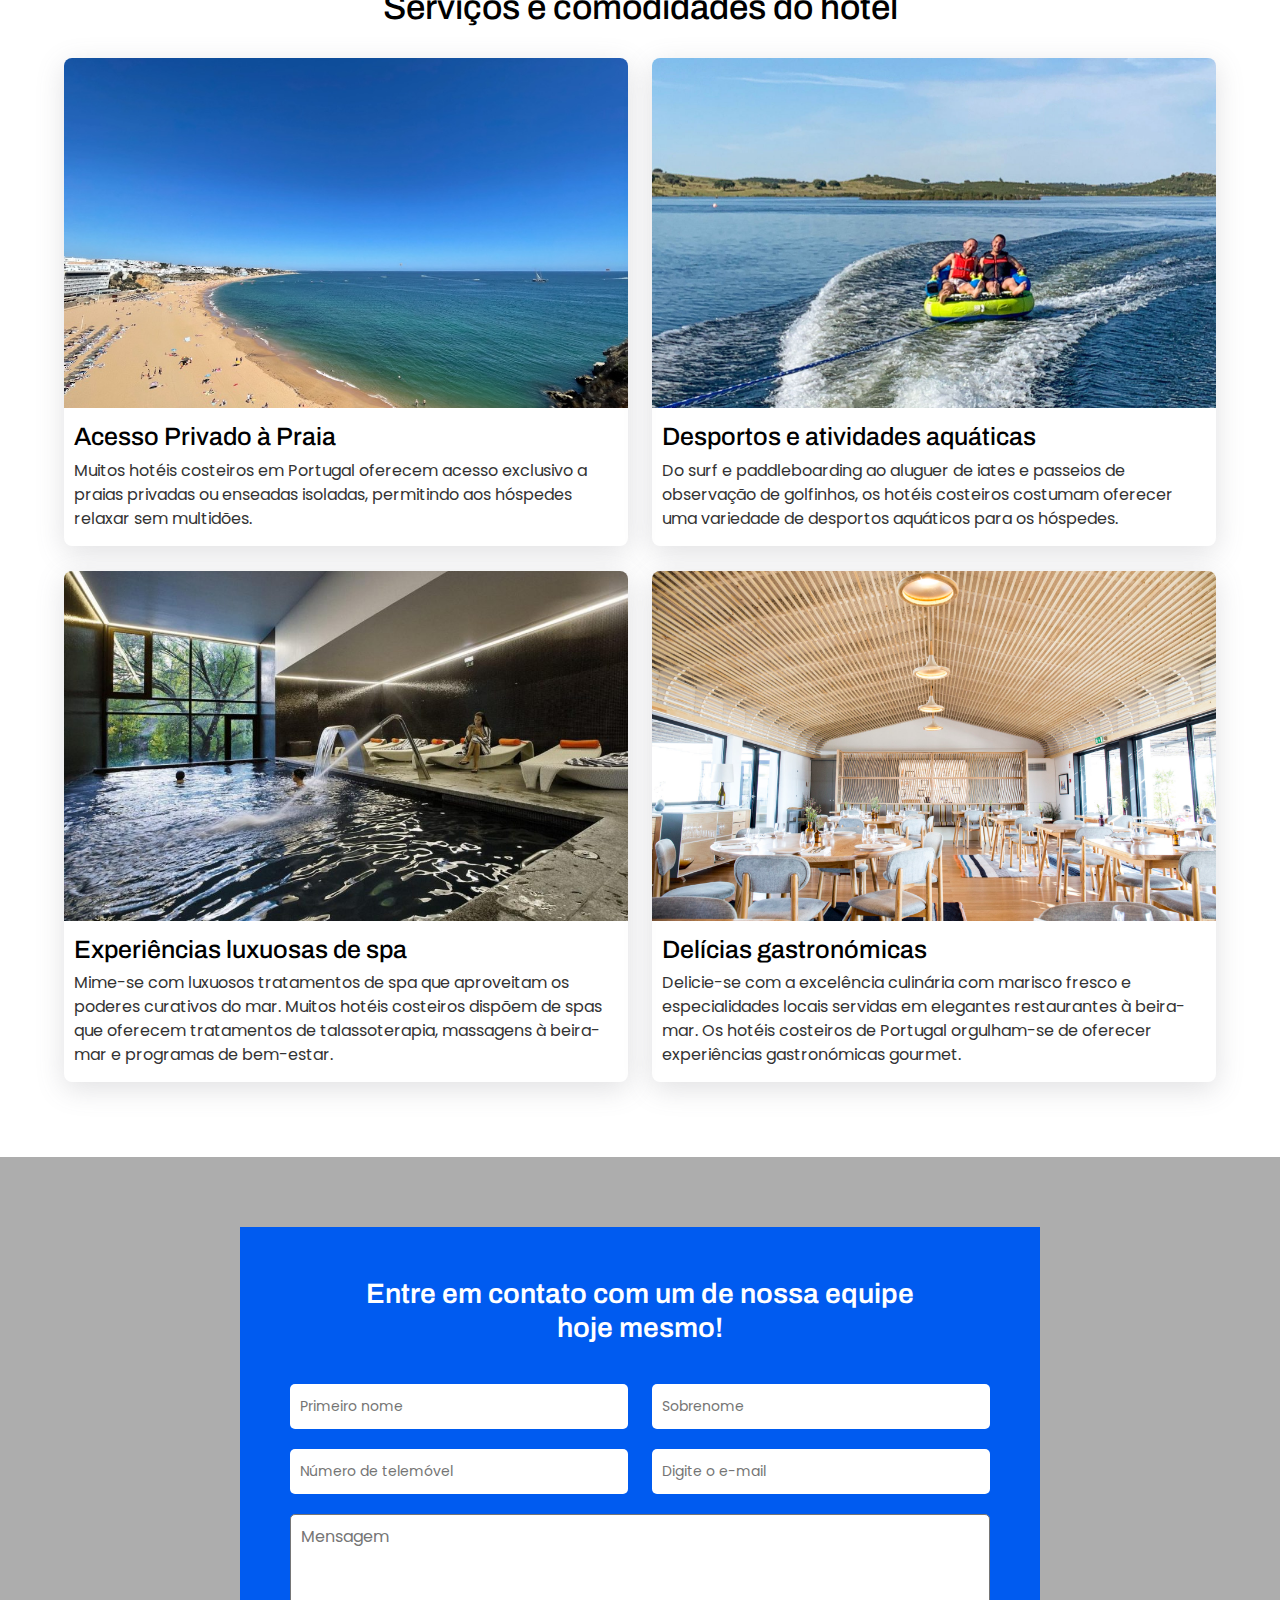
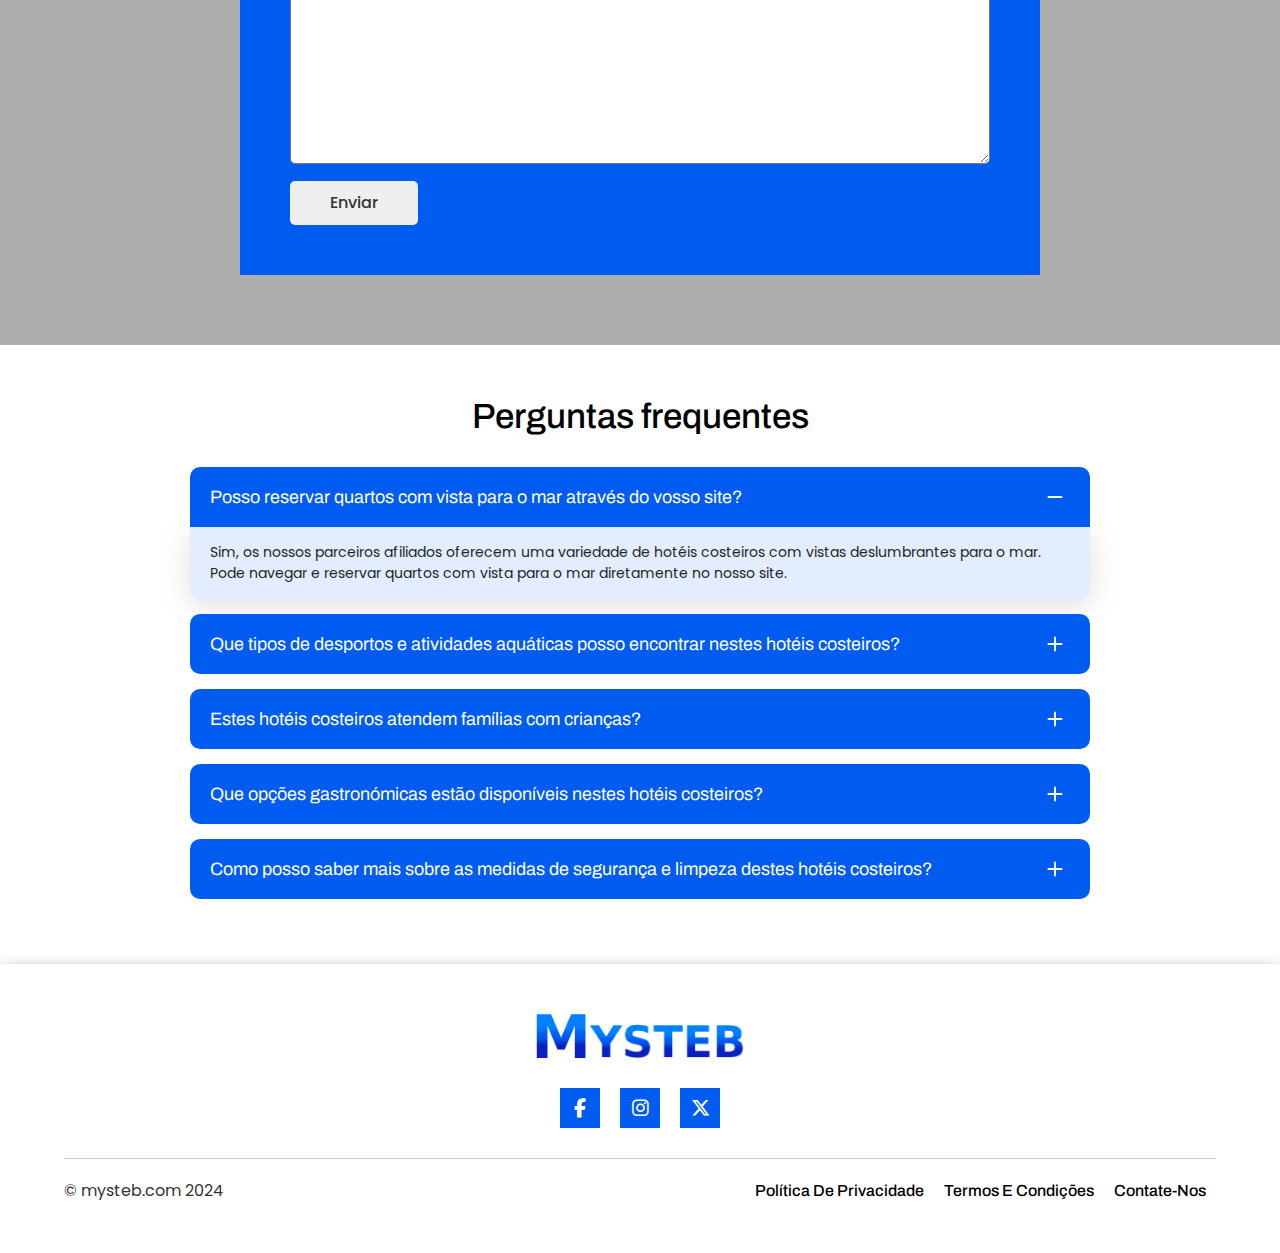
<file: litoral.html>
<!DOCTYPE html>
<html lang="pt">
  <head>
    <meta charset="UTF-8">
    <meta name="viewport" content="width=device-width, initial-scale=1.0">
    <link rel="stylesheet" href="assets/css/bootstrap.min.css">
    <link rel="stylesheet" href="https://cdnjs.cloudflare.com/ajax/libs/font-awesome/6.5.2/css/all.min.css">
    <link rel="stylesheet" href="https://unpkg.com/aos@2.3.0/dist/aos.css">
    <link rel="icon" href="assets/images/fav-icn.png">
    <link rel="stylesheet" href="assets/css/style.css">
    <link rel="stylesheet" href="assets/css/media.css">
    <title>Litoral</title>
  </head>
  <body>

    <!-- header section start  -->
    <header class="site-header">
        <div class="container">
          <nav>
            <div class="site-logo">
              <a href="index.html">
                <img src="assets/images/logo.png" alt="">
              </a>
            </div>
            <div class="main-nav">
              <ul>
                <li>
                  <a href="index.html">
                    Pagina Inicial
                  </a>
                </li>
               
                <li>
                  <a href="cidade.html">
                    Cidade
                  </a>
                </li>
                <li>
                  <a href="rurais.html">
                    Zona rural
                  </a>
                </li>
                <li>
                  <a href="casino.html">
                    Casino
                  </a>
                </li>
                <li>
                  <a href="litoral.html" class="active">
                    Litoral
                  </a>
                </li>
                <li>
                    <a href="about-us.html" >
                        Sobre nós
                    </a>
                  </li>
              </ul>
              <div class="close">
                <i class="fa-solid fa-xmark"></i>
              </div>
            </div>
            <div class="toggle">
              <i class="fa-solid fa-bars"></i>
            </div>
          </nav>
        </div>
    </header>
    <!-- header section start  -->
<!-- banner secion start -->
    <section class="site-banner sub-banner" style="background-image: url(./assets/images/litoralBanner.jpg);">
      <div class="overlay"></div>
          <div class="banner-content">
            <div class="banner-text">
              <h1>
                Hotéis Litoral
              </h1>
              <p>
                Os hotéis litoral mais excitantes de Portugal
              </p>
            </div>
          </div>
    </section>
<!-- banner secion end -->
  <!-- top content section start -->
    <div class="topContent ptb-50">
        <div class="container">
          
           <p>
            A deslumbrante costa de Portugal está repleta de hotéis costeiros personalizados. Das
            falésias escarpadas do Algarve às costas arenosas de Cascais e Sagres, Portugal possui
            uma riqueza de alojamentos que oferecem vistas incomparáveis do oceano e comodidades
            de classe mundial.
           </p>
           <p class="moretext"> 
            Desde retiros tranquilos a resorts familiares e escapadelas românticas, estes hotéis
            costeiros prometem uma experiência inesquecível no encanto das regiões costeiras de
            Portugal. A costa de Portugal é o local onde o luxo se encontra com a beleza natural, por
            isso é a sua oportunidade de criar memórias duradouras em alguns dos cenários marítimos
            mais idílicos do país.
           </p>
           <p class="moretext">
            Viaje pelas nossas principais opções de hotéis costeiros, cada um oferecendo um charme
            distinto, um serviço excecional e acesso a algumas das praias mais imaculadas da Europa.
            Delicie-se com a serenidade do Oceano Atlântico, desfrute de uma cozinha requintada e
            relaxe nas luxuosas instalações do spa. Que a sua escapadela costeira comece aqui, onde
            cada nascer do sol traz um novo dia de aventura e relaxamento ao longo da deslumbrante
            costa de Portugal.
           </p>
           <a class="moreless-button" href="javascript:void(0)">Veja mais </a>
        </div>
    </div>
 <!-- top content section section -->


 <!-- main section start  -->
    <section class="cidade-main ptb-50">
        <div class="container">
            <div class="site-heading">
                <h2>
                    Os melhores hotéis costeiros em Portugal
                </h2>
            </div>
            <div class="cidade-wrap">
                <div class="cidade-img">
                    <a href="https://vilavitaparc.com/en" target="_blank">
                        <img src="assets/images/litoralCard1.jpg" alt="">
                    </a>
                </div>
                <div class="cidade-main-text">
                    <h3>
                        Vila Vita Parc Resort & Spa
                    </h3>
                    <div class="brand-rating">
                        <div class="Stars" style="--rating: 4.6;" aria-label="Rating of this product is 4.6 out of 5"></div>
                        <div class="rate-count">
                            <p>
                                Classificação: 4.6 / <b>5</b>
                            </p>
                        </div>
                    </div>
                    <p>
                        <strong>
                            Quartos a partir de 400€ por noite
                        </strong>
                    </p>
                    <ul>
                        <li>
                            Falésias espetaculares e praias de areia.
                        </li>
                        <li>
                            Instalações de spa e bem-estar premiadas.
                        </li>
                        <li>
                            Vários restaurantes requintados
                        </li>
                    </ul>
                    <p class="moretextt">
                        Situado ao longo da deslumbrante costa algarvia, o Vila Vita Parc Resort & Spa oferece um
                        retiro luxuoso entre falésias espectaculares e praias de areia. Os hóspedes desfrutam de
                        tratamentos de spa de classe mundial, opções gastronómicas requintadas e vistas
                        incomparáveis, garantindo uma escapadela serena e rejuvenescedora.
                    </p>
                    <a class="contless-button" href="javascript:void(0)">Veja mais <i class="fa-solid fa-angle-down"></i></a>
                    <div class="vist-website">
                        <a href="https://vilavitaparc.com/en" target="_blank"> Reserve agora</a>
                    </div>
                </div>
              
            </div>

            <div class="cidade-wrap">
                <div class="cidade-img">
                    <a href="https://theoitavos.com/z0f76a1d14fd21a8fb5fd0d03e0fdc3d3cedae52f?wsidchk=4902416" target="_blank">
                        <img src="assets/images/litoralCard2.jpg" alt="">
                    </a>
                </div>
                <div class="cidade-main-text">
                    <h3>
                        The Oitavos
                    </h3>
                    <div class="brand-rating">
                        <div class="Stars" style="--rating: 4.4;" aria-label="Rating of this product is 4.4 out of 5"></div>
                        <div class="rate-count">
                            <p>
                                4.4 / <b>5</b>
                            </p>
                        </div>
                    </div>
                    <p>
                        <strong>
                            Quartos a partir de 300€ por noite
                        </strong>
                    </p>
                    <ul>
                        <li>
                            Vistas panorâmicas sobre o Oceano Atlântico.
                        </li>
                        <li>
                            Design moderno e comodidades de luxo.
                        </li>
                        <li>
                            Campo de golfe de campeonato.
                        </li>
                    </ul>
                    <p class="moretextt">
                        Com vista para o vasto Oceano Atlântico em Cascais, o The Oitavos combina o luxo
                        contemporâneo com a beleza natural. Esta joia arquitetónica oferece acomodações
                        espaçosas e elegantes, um campo de golfe profissional de renome e um ambiente sereno
                        perfeito para relaxar e desfrutar da beleza natural circundante.
                    </p>
                    <a class="contless-button" href="javascript:void(0)">Veja mais <i class="fa-solid fa-angle-down"></i></a>
                    <div class="vist-website">
                        <a href="https://theoitavos.com/z0f76a1d14fd21a8fb5fd0d03e0fdc3d3cedae52f?wsidchk=4902416" target="_blank"> Reserve agora</a>
                    </div>
                </div>
              
            </div>

            <div class="cidade-wrap">
                <div class="cidade-img">
                    <a href="https://www.pinecliffs.com/en/offer-pine-cliffs/?gad_source=1&gclid=CjwKCAjwvvmzBhA2EiwAtHVrbx3D64NUr3APINIWjAkqvh7YErWLHL9PoTjLda8063dX861LkCVN1BoCIjgQAvD_BwE" target="_blank">
                        <img src="assets/images/litoralCard3.jpg" alt="">
                    </a>
                </div>
                <div class="cidade-main-text">
                    <h3>
                        Pine Cliffs Hotel, a Luxury Collection Resort
                    </h3>
                    <div class="brand-rating">
                        <div class="Stars" style="--rating: 4.4;" aria-label="Rating of this product is 4.4 out of 5"></div>
                        <div class="rate-count">
                            <p>
                                4.4 / <b>5</b>
                            </p>
                        </div>
                    </div>
                    <p>
                        <strong>
                            Quartos a partir de 350€ por noite
                        </strong>
                    </p>
                    <ul>
                        <li>
                            Acesso direto à praia e às falésias.
                        </li>
                        <li>
                            Instalações e atividades para toda a família.
                        </li>
                        <li>
                            Campo de golfe exclusivo e academia de ténis.
                        </li>
                    </ul>
                    <p class="moretextt">
                        Situado no cenário deslumbrante da costa algarvia, o Pine Cliffs Hotel oferece um retiro
                        exclusivo com acesso direto a uma praia imaculada e a falésias dramáticas. O resort dispõe
                        de acomodações luxuosas, incluindo suites espaçosas para famílias e uma variedade de
                        comodidades, como um campo de golfe exclusivo e um ginásio de ténis.
                    </p>
                    <a class="contless-button" href="javascript:void(0)">Veja mais <i class="fa-solid fa-angle-down"></i></a>
                    <div class="vist-website">
                        <a href="https://www.pinecliffs.com/en/offer-pine-cliffs/?gad_source=1&gclid=CjwKCAjwvvmzBhA2EiwAtHVrbx3D64NUr3APINIWjAkqvh7YErWLHL9PoTjLda8063dX861LkCVN1BoCIjgQAvD_BwE" target="_blank"> Reserve agora</a>
                    </div>
                </div>
              
            </div>

            <div class="cidade-wrap">
                <div class="cidade-img">
                    <a href="https://www.hotelbelavista.net/en/" target="_blank">
                        <img src="assets/images/litoralCard4.jfif" alt="">
                    </a>
                </div>
                <div class="cidade-main-text">
                    <h3>
                        Bela Vista Hotel & Spa
                    </h3>
                    <div class="brand-rating">
                        <div class="Stars" style="--rating: 4.3;" aria-label="Rating of this product is 4.3 out of 5"></div>
                        <div class="rate-count">
                            <p>
                                4.3 / <b>5</b>
                            </p>
                        </div>
                    </div>
                    <p>
                        <strong>
                            Quartos a partir de 250€ por noite
                        </strong>
                    </p>
                    <ul>
                        <li>
                            Charme histórico com vista para a Praia da Rocha.
                        </li>
                        <li>
                            Luxo em estilo boutique e atendimento personalizado.
                        </li>
                        <li>
                            Spa de renome com vista para o mar.
                        </li>
                    </ul>
                    <p class="moretextt">
                        Situado nas areias douradas da Praia da Rocha, em Portimão, o Bela Vista Hotel & Spa
                        transpira charme histórico e sofisticação. O hotel de estilo boutique oferece acomodações
                        luxuosas com um serviço personalizado, complementadas por um spa de renome que
                        oferece vistas fascinantes para o mar. Os hóspedes podem mergulhar na rica herança do
                        hotel, desfrutar de experiências gastronómicas gourmet e relaxar num ambiente sereno,
                        tornando-o um destino ideal para um retiro costeiro luxuoso e relaxante.
                    </p>
                    <a class="contless-button" href="javascript:void(0)">Veja mais <i class="fa-solid fa-angle-down"></i></a>
                    <div class="vist-website">
                        <a href="https://www.hotelbelavista.net/en/" target="_blank"> Reserve agora</a>
                    </div>
                </div>
              
            </div>

            <div class="cidade-wrap">
                <div class="cidade-img">
                    <a href="https://www.cascaismirage.com/" target="_blank">
                        <img src="assets/images/litoralCard5.jpg" alt="">
                    </a>
                </div>
                <div class="cidade-main-text">
                    <h3>
                        Hotel Cascais Miragem Health & Spa
                    </h3>
                    <div class="brand-rating">
                        <div class="Stars" style="--rating: 4.3;" aria-label="Rating of this product is 4.3 out of 5"></div>
                        <div class="rate-count">
                            <p>
                                4.3 / <b>5</b>
                            </p>
                        </div>
                    </div>
                    <p>
                        <strong>
                            Quartos a partir de 280€ por noite
                        </strong>
                    </p>
                    <ul>
                        <li>
                            Vistas deslumbrantes sobre o Oceano Atlântico.
                        </li>
                        <li>
                            Instalações modernas de luxo e bem-estar.
                        </li>
                        <li>
                            Opções de refeições gourmet.
                        </li>
                    </ul>
                    <p class="moretextt">
                        O Hotel Cascais Miragem Health & Spa resume o luxo moderno com vistas deslumbrantes
                        sobre o Oceano Atlântico em Cascais. O hotel oferece acomodações luxuosas concebidas
                        para conforto e relaxamento, complementadas por abrangentes instalações de bem-estar,
                        incluindo spa e ginásio. Os hóspedes podem saborear opções gastronómicas gourmet,
                        relaxar na piscina infinita e explorar a vibrante cultura local.
                    </p>
                    <a class="contless-button" href="javascript:void(0)">Veja mais <i class="fa-solid fa-angle-down"></i></a>
                    <div class="vist-website">
                        <a href="https://www.cascaismirage.com/" target="_blank"> Reserve agora</a>
                    </div>
                </div>
              
            </div>
            <div class="cidade-wrap">
                <div class="cidade-img">
                    <a href="https://www.thealbatrozcollection.com/albatrozhotel/" target="_blank">
                        <img src="assets/images/litoralCard6.jpg" alt="">
                    </a>
                </div>
                <div class="cidade-main-text">
                    <h3>
                        Hotel Albatroz
                    </h3>
                    <div class="brand-rating">
                        <div class="Stars" style="--rating: 4.2;" aria-label="Rating of this product is 4.2 out of 5"></div>
                        <div class="rate-count">
                            <p>
                                4.2 / <b>5</b>
                            </p>
                        </div>
                    </div>
                    <p>
                        <strong>
                            Quartos a partir de 320€ por noite
                        </strong>
                    </p>
                    <ul>
                        <li>
                            Elegantes quartos e suites com vista para a Baía de Cascais.
                        </li>
                        <li>
                            Charme histórico e atendimento personalizado.
                        </li>
                        <li>
                            Perto do centro de Cascais.
                        </li>
                    </ul>
                    <p class="moretextt">
                        O Hotel Albatroz oferece uma mistura de elegância e encanto histórico com vista para a
                        pitoresca Baía de Cascais. Os elegantes quartos e suites do hotel oferecem vistas
                        deslumbrantes sobre o Oceano Atlântico, proporcionando um retiro sereno e luxuoso. Com
                        um serviço personalizado, opções gastronómicas gourmet e proximidade do vibrante centro
                        da cidade de Cascais, o Hotel Albatroz garante uma estadia inesquecível aos hóspedes.
                    </p>
                    <a class="contless-button" href="javascript:void(0)">Veja mais <i class="fa-solid fa-angle-down"></i></a>
                    <div class="vist-website">
                        <a href="https://www.thealbatrozcollection.com/albatrozhotel/" target="_blank"> Reserve agora</a>
                    </div>
                </div>
              
            </div>

            <div class="cidade-wrap">
                <div class="cidade-img">
                    <a href="https://www.hilton.com/en/hotels/faoapci-conrad-algarve/" target="_blank">
                        <img src="assets/images/litoralCard7.webp" alt="">
                    </a>
                </div>
                <div class="cidade-main-text">
                    <h3>
                        Conrado Algarve
                    </h3>
                    <div class="brand-rating">
                        <div class="Stars" style="--rating: 4.2;" aria-label="Rating of this product is 4.2 out of 5"></div>
                        <div class="rate-count">
                            <p>
                                4.2 / <b>5</b>
                            </p>
                        </div>
                    </div>
                    <p>
                        <strong>
                            Quartos a partir de 400€ por noite
                        </strong>
                    </p>
                    <ul>
                        <li>
                            Design moderno e comodidades luxuosas.
                        </li>
                        <li>
                            Restaurante e bar no último piso com estrela Michelin.
                        </li>
                        <li>
                            Localização serena na Quinta do Lago.
                        </li>
                    </ul>
                    <p class="moretextt">
                        O Conrad Algarve define o padrão de luxo moderno e sofisticação na Quinta do Lago. O
                        hotel oferece acomodações espaçosas e elegantes, complementadas por comodidades
                        luxuosas, incluindo um restaurante com estrela Michelin e um bar no último piso com vista
                        panorâmica. Os hóspedes podem relaxar num ambiente sereno, desfrutar de tratamentos
                        de spa personalizados e desfrutar de campos de golfe de classe mundial nas proximidades,
                        garantindo uma experiência inesquecível e indulgente na costa algarvia.
                    </p>
                    <a class="contless-button" href="javascript:void(0)">Veja mais <i class="fa-solid fa-angle-down"></i></a>
                    <div class="vist-website">
                        <a href="https://www.hilton.com/en/hotels/faoapci-conrad-algarve/" target="_blank"> Reserve agora</a>
                    </div>
                </div>
              
            </div>

            
            <div class="cidade-wrap">
                <div class="cidade-img">
                    <a href="https://www.tivolihotels.com/en/tivoli-carvoeiro" target="_blank">
                        <img src="assets/images/litoralCard8.jpg" alt="">
                    </a>
                </div>
                <div class="cidade-main-text">
                    <h3>
                        Tivoli Carvoeiro Algarve Resort
                    </h3>
                    <div class="brand-rating">
                        <div class="Stars" style="--rating: 4.1;" aria-label="Rating of this product is 4.1 out of 5"></div>
                        <div class="rate-count">
                            <p>
                                4.1 / <b>5</b>
                            </p>
                        </div>
                    </div>
                    <p>
                        <strong>
                            Quartos a partir de 300€ por noite
                        </strong>
                    </p>
                    <ul>
                        <li>
                            Vistas deslumbrantes sobre o mar e localização na falésia.
                        </li>
                        <li>
                            Quartos e suites renovados com comodidades modernas.
                        </li>
                        <li>
                            Acesso directo à Praia de Vale Covo
                        </li>
                    </ul>
                    <p class="moretextt">
                        Situado nas falésias com vista para o Oceano Atlântico, perto de Carvoeiro, o Tivoli
                        Carvoeiro Algarve Resort oferece vistas deslumbrantes sobre o mar e acesso directo à
                        isolada Praia de Vale Covo. Os quartos e suites recentemente renovados do resort
                        apresentam comodidades modernas e varandas privadas, ideais para desfrutar da
                        espectacular paisagem costeira.
                    </p>
                    <a class="contless-button" href="javascript:void(0)">Veja mais <i class="fa-solid fa-angle-down"></i></a>
                    <div class="vist-website">
                        <a href="https://www.tivolihotels.com/en/tivoli-carvoeiro" target="_blank"> Reserve agora</a>
                    </div>
                </div>
              
            </div>

            <div class="cidade-wrap">
                <div class="cidade-img">
                    <a href="https://www.martinhal.com/locations/sagres/" target="_blank">
                        <img src="assets/images/litoralCard9.jpg" alt="">
                    </a>
                </div>
                <div class="cidade-main-text">
                    <h3>
                        Martinhal Sagres Beach Family Resort Hotel
                    </h3>
                    <div class="brand-rating">
                        <div class="Stars" style="--rating: 4.1;" aria-label="Rating of this product is 4.1 out of 5"></div>
                        <div class="rate-count">
                            <p>
                                4.1 / <b>5</b>
                            </p>
                        </div>
                    </div>
                    <p>
                        <strong>
                            Quartos a partir de 350€ por noite
                        </strong>
                    </p>
                    <ul>
                        <li>
                            Instalações e atividades para toda a família.
                        </li>
                        <li>
                            Praia privada e piscina exterior.
                        </li>
                        <li>
                            Vilas espaçosas com comodidades modernas.
                        </li>
                    </ul>
                    <p class="moretextt">
                        Localizado na costa imaculada de Sagres, o Martinhal Sagres Beach Family Resort Hotel
                        oferece uma combinação perfeita de luxo e comodidades familiares. O resort dispõe de
                        villas espaçosas com confortos modernos, uma praia privada e uma piscina exterior,
                        proporcionando amplas oportunidades de relaxamento e aventura. As famílias podem
                        usufruir de um conjunto de atividades e serviços adaptados às crianças, fazendo do
                        Martinhal Sagres Beach Family Resort Hotel um destino ideal para umas férias memoráveis
                        e agradáveis na costa.
                    </p>
                    <a class="contless-button" href="javascript:void(0)">Veja mais <i class="fa-solid fa-angle-down"></i></a>
                    <div class="vist-website">
                        <a href="https://www.martinhal.com/locations/sagres/" target="_blank"> Reserve agora</a>
                    </div>
                </div>
              
            </div>


            <div class="cidade-wrap">
                <div class="cidade-img">
                    <a href="https://www.pestanacollection.com/en/hotel/fortress-cascais?gad_source=1&gclid=CjwKCAjwvvmzBhA2EiwAtHVrbwEm12K6F_e17XEiaRxAUiLmyhj7QYZYDDzJxQ5Xg7PjkMQWo39ZgBoCvxEQAvD_BwE" target="_blank">
                        <img src="assets/images/litoralCard10.webp" alt="">
                    </a>
                </div>
                <div class="cidade-main-text">
                    <h3>
                        Pousada de Cascais - Cidadela Historic Hotel & Art District
                    </h3>
                    <div class="brand-rating">
                        <div class="Stars" style="--rating: 4.0;" aria-label="Rating of this product is 4.0 out of 5"></div>
                        <div class="rate-count">
                            <p>
                                4.0 / <b>5</b>
                            </p>
                        </div>
                    </div>
                    <p>
                        <strong>
                            Quartos a partir de 270€ por noite
                        </strong>
                    </p>
                    <ul>
                        <li>
                            Fortaleza histórica transformada em hotel de luxo.
                        </li>
                        <li>
                            Bairro artístico com galerias e exposições.
                        </li>
                        <li>
                            Vistas panorâmicas sobre o Oceano Atlântico.
                        </li>
                    </ul>
                    <p class="moretextt">
                        A Pousada de Cascais - Cidadela Historic Hotel & Art District oferece uma estadia única e
                        cultural numa fortaleza histórica com vista para o Oceano Atlântico. O hotel dispõe de
                        acomodações luxuosas que combinam o conforto contemporâneo com o charme histórico,
                        junto a um bairro artístico com exposições locais e internacionais. Os hóspedes podem
                        mergulhar na rica história e arte de Cascais enquanto desfrutam de vistas panorâmicas
                        sobre o oceano e de uma hospitalidade excecional.
                    </p>
                    <a class="contless-button" href="javascript:void(0)">Veja mais <i class="fa-solid fa-angle-down"></i></a>
                    <div class="vist-website">
                        <a href="https://www.pestanacollection.com/en/hotel/fortress-cascais?gad_source=1&gclid=CjwKCAjwvvmzBhA2EiwAtHVrbwEm12K6F_e17XEiaRxAUiLmyhj7QYZYDDzJxQ5Xg7PjkMQWo39ZgBoCvxEQAvD_BwE" target="_blank"> Reserve agora</a>
                    </div>
                </div>
              
            </div>

        


        </div>
    </section>
 <!-- main section end  -->






  <!-- locations section start here -->
     <section class="locations pb-50">
        <div class="container">
          <div class="site-heading">
              <h2>
                Serviços e comodidades do hotel
              </h2>
            
          </div>
            <div class="row">
                <div class="col-md-6">
                    <div class="location-card">
                       <div class="location-img">
                         <img src="assets/images/litoralLocation1.png" alt="">
                       </div>
                       <div class="location-text">
                          <h3>
                            Acesso Privado à Praia
                          </h3>
                          <p>
                            Muitos hotéis costeiros em Portugal
                            oferecem acesso exclusivo a praias
                            privadas ou enseadas isoladas, permitindo
                            aos hóspedes relaxar sem multidões.
                          </p>
                       </div>
                    </div>
                </div>
                <div class="col-md-6">
                  <div class="location-card">
                     <div class="location-img">
                       <img src="assets/images/litoralLocation2.jpg" alt="">
                     </div>
                     <div class="location-text">
                        <h3>
                            Desportos e atividades aquáticas
                        </h3>
                        <p>
                            Do surf e paddleboarding ao aluguer de
                            iates e passeios de observação de
                            golfinhos, os hotéis costeiros costumam
                            oferecer uma variedade de desportos
                            aquáticos para os hóspedes.
                        </p>
                     </div>
                  </div>
              </div>
              <div class="col-md-6">
                <div class="location-card">
                   <div class="location-img">
                     <img src="assets/images/litoralLocation3.jpg" alt="">
                   </div>
                   <div class="location-text">
                      <h3>
                        Experiências luxuosas de spa
                      </h3>
                      <p>
                        Mime-se com luxuosos tratamentos de spa
                        que aproveitam os poderes curativos do
                        mar. Muitos hotéis costeiros dispõem de
                        spas que oferecem tratamentos de
                        talassoterapia, massagens à beira-mar e
                        programas de bem-estar.
                      </p>
                   </div>
                </div>
            </div>
            <div class="col-md-6">
              <div class="location-card">
                 <div class="location-img">
                   <img src="assets/images/litoralLocation4.jpg" alt="">
                 </div>
                 <div class="location-text">
                    <h3>
                        Delícias gastronómicas
                    </h3>
                    <p>
                        Delicie-se com a excelência culinária com
                        marisco fresco e especialidades locais
                        servidas em elegantes restaurantes à
                        beira-mar. Os hotéis costeiros de Portugal
                        orgulham-se de oferecer experiências
                        gastronómicas gourmet.
                    </p>
                 </div>
              </div>
          </div>
            </div>
        </div>
     </section>
  <!-- location section end -->
  <!-- newsletter section start  -->
     <div class="newsletter ptb-70">
      <div class="overlay"></div>
        <div class="container">
            <div class="contact-wrap">
                <div class="site-heading">
                   <h4>
                    Entre em contato com um de nossa equipe hoje mesmo!
                   </h4>
                </div>
                <form>
                    <div class="row">
                        <div class="col-md-6">
                            <div class="form-group">
                                <label>
                                  
                                    Primeiro nome
                                </label>
                                <input type="text" placeholder="Primeiro nome">
                            </div>
                        </div>
                        <div class="col-md-6">
                            <div class="form-group">
                                <label>
                             
                                    Sobrenome
                                </label>
                                <input type="text" placeholder="Sobrenome">
                            </div>
                        </div>
                        <div class="col-md-6">
                            <div class="form-group">
                                <label>
                                    Número de telemóvel

                                </label>
                                <input type="number" placeholder="Número de telemóvel">
                            </div>
                        </div>
                        <div class="col-md-6">
                            <div class="form-group">
                                <label>
                                    Digite o e-mail
                                </label>
                                <input type="email" placeholder="Digite o e-mail">
                            </div>
                        </div>

                        <div class="col-md-12">
                            <div class="form-group">
                                <label>
                                    Mensagem
                                </label>
                                <textarea placeholder="Mensagem"></textarea>
                            </div>
                        </div>
                        <div class="col-md-12">
                            <button>
                                    Enviar
                            </button>
                        </div>
                    </div>
                   
                </form>
            </div>
        </div>
     </div>
  <!-- newsletter section end  -->

     <section class="faq-sec ptb-50">
        <div class="container">
          <div class="site-heading">
            <h2>
                Perguntas frequentes
            </h2>
          </div>



          <div class="accordion" id="accordionExample">
            <div class="accordion-item">
              <h2 class="accordion-header">
                <button class="accordion-button" type="button" data-bs-toggle="collapse" data-bs-target="#collapseOne" aria-expanded="true" aria-controls="collapseOne">
                    Posso reservar quartos com vista para o mar através do vosso site?
                </button>
              </h2>
              <div id="collapseOne" class="accordion-collapse collapse show" data-bs-parent="#accordionExample">
                <div class="accordion-body">
                    Sim, os nossos parceiros afiliados oferecem uma variedade de hotéis costeiros com vistas
                    deslumbrantes para o mar. Pode navegar e reservar quartos com vista para o mar
                    diretamente no nosso site.
                </div>
              </div>
            </div>
      
            <div class="accordion-item">
              <h2 class="accordion-header">
                <button class="accordion-button collapsed" type="button" data-bs-toggle="collapse" data-bs-target="#collapseTwo" aria-expanded="false" aria-controls="collapseTwo">
                    Que tipos de desportos e atividades aquáticas posso encontrar nestes hotéis costeiros?
                </button>
              </h2>
              <div id="collapseTwo" class="accordion-collapse collapse" data-bs-parent="#accordionExample">
                <div class="accordion-body">
                    Os nossos hotéis afiliados oferecem uma variedade de desportos aquáticos e atividades
                    como surf, paddleboarding, passeios de barco e muito mais. Cada hotel tem ofertas
                    diferentes, por isso verifique os detalhes do hotel para atividades específicas disponíveis.
                </div>
              </div>
            </div>
      
            <div class="accordion-item">
              <h2 class="accordion-header">
                <button class="accordion-button collapsed" type="button" data-bs-toggle="collapse" data-bs-target="#collapseThree" aria-expanded="false" aria-controls="collapseThree">
                    Estes hotéis costeiros atendem famílias com crianças?
                </button>
              </h2>
              <div id="collapseThree" class="accordion-collapse collapse" data-bs-parent="#accordionExample">
                <div class="accordion-body">
                    Sim, muitos dos nossos hotéis costeiros afiliados oferecem comodidades adequadas para
                    famílias, incluindo piscinas para crianças, clubes para crianças e atividades familiares. Pode
                    encontrar informações detalhadas sobre alojamento e serviços familiares no nosso site.
                </div>
              </div>
            </div>
      
      
            <div class="accordion-item">
              <h2 class="accordion-header">
                <button class="accordion-button collapsed" type="button" data-bs-toggle="collapse" data-bs-target="#collapseFour" aria-expanded="false" aria-controls="collapseFour">
                    Que opções gastronómicas estão disponíveis nestes hotéis costeiros?
                </button>
              </h2>
              <div id="collapseFour" class="accordion-collapse collapse" data-bs-parent="#accordionExample">
                <div class="accordion-body">
                    Resposta: Os nossos hotéis afiliados oferecem diversas opções gastronómicas, desde
                    restaurantes que servem cozinha local portuguesa a pratos internacionais. Explore as
                    nossas listagens para descobrir as experiências gastronómicas oferecidas em cada hotel
                    costeiro.
                </div>
              </div>
            </div>
      
            <div class="accordion-item">
              <h2 class="accordion-header">
                <button class="accordion-button collapsed" type="button" data-bs-toggle="collapse" data-bs-target="#collapseFive" aria-expanded="false" aria-controls="collapseFive">
                    Como posso saber mais sobre as medidas de segurança e limpeza destes hotéis costeiros?
                </button>
              </h2>
              <div id="collapseFive" class="accordion-collapse collapse" data-bs-parent="#accordionExample">
                <div class="accordion-body">
                    Damos prioridade à segurança e à limpeza nos nossos hotéis afiliados. Cada hotel segue
                    rigorosos padrões de higiene e as medidas de segurança específicas estão detalhadas no
                    nosso site no perfil de cada hotel.
                </div>
              </div>
            </div>

       
      
            
      
         
      
          </div>




        </div>
     </section>

   <!-- footer section start -->
   <footer class="site-footer ">
    <div class="container">
      <div class="footer-top">
          <div class="footer-logo">
              <a href="index.html">
                  <img src="assets/images/logo.png" alt="">
              </a>
          </div>
          <div class="social-link">
              <ul>
                  <li>
                      <a href="#">
                          <i class="fa-brands fa-facebook-f"></i>
                      </a>
                  </li>
                  <li>
                      <a href="#">
                          <i class="fa-brands fa-instagram"></i>
                      </a>
                  </li>
                  <li>
                      <a href="#">
                          <i class="fa-brands fa-x-twitter"></i>
                      </a>
                  </li>
              </ul>
          </div>
      </div>
      <div class="footer-wrap">
         <p>
          © mysteb.com 2024
         </p>
         <div class="footer-links">
            <ul>
              <li>
                <a href="privacy-policy.html">
                    política de Privacidade
                </a>
              </li>
              <li>
                <a href="term-and-conditions.html">
                  Termos e Condições
                </a>
              </li>
              <li>
                <a href="contact-us.html">Contate-nos</a>
              </li>
            </ul>
         </div>
      </div>
    </div>
 </footer>
   <!-- footer section end -->

    <script src="assets/js/jquery-3.7.1.min.js"></script>
    <script src="https://unpkg.com/aos@2.3.0/dist/aos.js"></script>
    <script src="assets/js/bootstrap.bundle.min.js"></script>
    <script src="assets/js/custom.js"></script>
  </body>
</html>
</file>
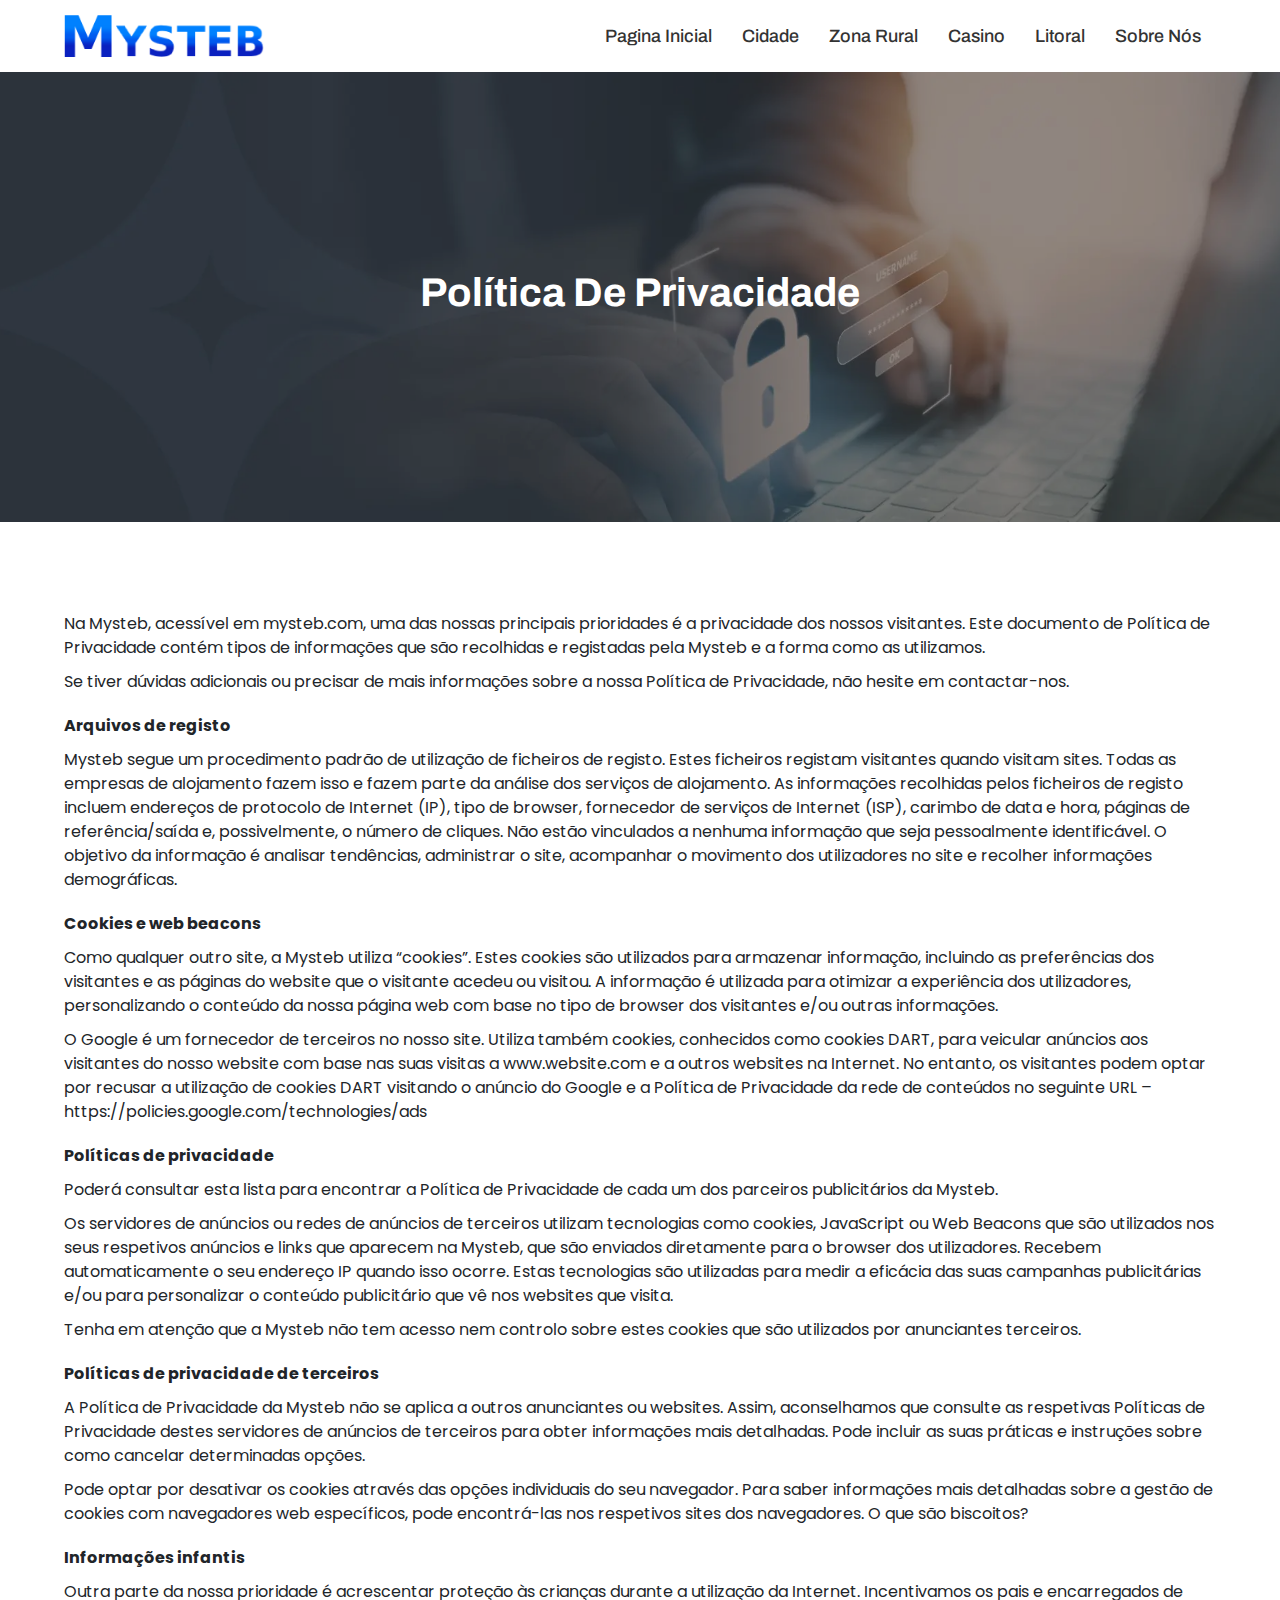
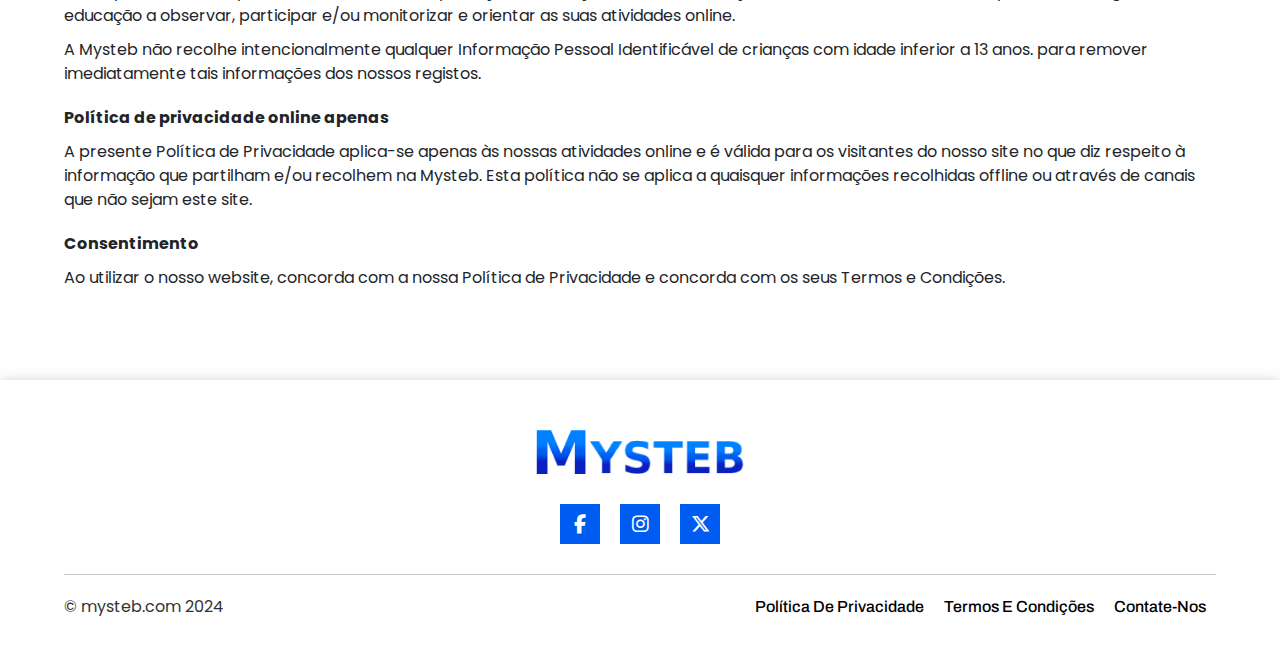
<file: privacy-policy.html>
<!DOCTYPE html>
<html lang="pt">
  <head>
    <meta charset="UTF-8">
    <meta name="viewport" content="width=device-width, initial-scale=1.0">
    <link rel="stylesheet" href="assets/css/bootstrap.min.css">
    <link rel="stylesheet" href="https://cdnjs.cloudflare.com/ajax/libs/font-awesome/6.5.2/css/all.min.css">
    <link rel="stylesheet" href="https://unpkg.com/aos@2.3.0/dist/aos.css">
    <link rel="icon" href="assets/images/fav-icn.png">
    <link rel="stylesheet" href="assets/css/style.css">
    <link rel="stylesheet" href="assets/css/media.css">
    <title>Política de Privacidade</title>
  </head>
  <body>

    <!-- header section start  -->
    <header class="site-header">
      <div class="container">
        <nav>
          <div class="site-logo">
            <a href="index.html">
              <img src="assets/images/logo.png" alt="">
            </a>
          </div>
          <div class="main-nav">
            <ul>
              <li>
                <a href="index.html" >
                  Pagina Inicial
                </a>
              </li>
           
              <li>
                <a href="cidade.html">
                  Cidade
                </a>
              </li>
              <li>
                <a href="rurais.html">
                  Zona rural
                </a>
              </li>
              <li>
                <a href="casino.html">
                  Casino
                </a>
              </li>
              <li>
                <a href="litoral.html">
                  Litoral
                </a>
              </li>
              <li>
                <a href="about-us.html" >
                    Sobre nós
                </a>
              </li>
            </ul>
            <div class="close">
              <i class="fa-solid fa-xmark"></i>
            </div>
          </div>
          <div class="toggle">
            <i class="fa-solid fa-bars"></i>
          </div>
        </nav>
      </div>
  </header>
    <!-- header section start  -->
<!-- banner secion start -->
    <section class="site-banner sub-banner" style="background-image: url(./assets/images/privacy-banner.jpg);">
      <div class="overlay"></div>
          <div class="banner-content">
            <div class="banner-text">
              <h1>
                Política de Privacidade
              </h1>
             
            </div>
          </div>
    </section>
<!-- banner secion end -->


<!-- privacy main section css start -->

<div class="privacy-main ptb-70">
    <div class="container">
        <div class="privacy-wrap">
            <p>
                Na Mysteb, acessível em mysteb.com, uma das nossas principais prioridades
                é a privacidade dos nossos visitantes. Este documento de Política de Privacidade contém
                tipos de informações que são recolhidas e registadas pela Mysteb e a forma como
                as utilizamos.
            </p>
            <p>
                Se tiver dúvidas adicionais ou precisar de mais informações sobre a nossa Política de
                Privacidade, não hesite em contactar-nos.
            </p>
        </div>
        <div class="privacy-wrap">
            <p>
                <strong>
                    Arquivos de registo
                </strong>
            </p>
            <p>
                Mysteb segue um procedimento padrão de utilização de ficheiros de registo. Estes
                ficheiros registam visitantes quando visitam sites. Todas as empresas de alojamento fazem
                isso e fazem parte da análise dos serviços de alojamento. As informações recolhidas pelos
                ficheiros de registo incluem endereços de protocolo de Internet (IP), tipo de browser,
                fornecedor de serviços de Internet (ISP), carimbo de data e hora, páginas de
                referência/saída e, possivelmente, o número de cliques. Não estão vinculados a nenhuma
                informação que seja pessoalmente identificável. O objetivo da informação é analisar
                tendências, administrar o site, acompanhar o movimento dos utilizadores no site e recolher
                informações demográficas.
            </p>
        </div>
        <div class="privacy-wrap">
            <p>
                <strong>
                    Cookies e web beacons
                </strong>
            </p>
            <p>
                Como qualquer outro site, a Mysteb utiliza “cookies”. Estes cookies são utilizados
                para armazenar informação, incluindo as preferências dos visitantes e as páginas do
                website que o visitante acedeu ou visitou. A informação é utilizada para otimizar a
                experiência dos utilizadores, personalizando o conteúdo da nossa página web com base no
                tipo de browser dos visitantes e/ou outras informações.
            </p>
            <p>
                O Google é um fornecedor de terceiros no nosso site. Utiliza também cookies, conhecidos
                como cookies DART, para veicular anúncios aos visitantes do nosso website com base nas
                suas visitas a www.website.com e a outros websites na Internet. No entanto, os visitantes
                podem optar por recusar a utilização de cookies DART visitando o anúncio do Google e a
                Política de Privacidade da rede de conteúdos no seguinte URL –
                https://policies.google.com/technologies/ads
            </p>
        </div>
        <div class="privacy-wrap">
            <p>
                <strong>
                    Políticas de privacidade
                </strong>
            </p>
            <p>
                Poderá consultar esta lista para encontrar a Política de Privacidade de cada um dos
parceiros publicitários da Mysteb.
            </p>
            <p>
                Os servidores de anúncios ou redes de anúncios de terceiros utilizam tecnologias como
cookies, JavaScript ou Web Beacons que são utilizados nos seus respetivos anúncios e
links que aparecem na Mysteb, que são enviados diretamente para o browser dos
utilizadores. Recebem automaticamente o seu endereço IP quando isso ocorre. Estas
tecnologias são utilizadas para medir a eficácia das suas campanhas publicitárias e/ou para
personalizar o conteúdo publicitário que vê nos websites que visita.
            </p>
            <p>
                Tenha em atenção que a Mysteb não tem acesso nem controlo sobre estes cookies
que são utilizados por anunciantes terceiros.
            </p>
        </div>
        <div class="privacy-wrap">
            <p>
                <strong>
                    Políticas de privacidade de terceiros
                </strong>
            </p>
            <p>
                A Política de Privacidade da Mysteb não se aplica a outros anunciantes ou
websites. Assim, aconselhamos que consulte as respetivas Políticas de Privacidade destes
servidores de anúncios de terceiros para obter informações mais detalhadas. Pode incluir as
suas práticas e instruções sobre como cancelar determinadas opções.
            </p>
            <p>
                Pode optar por desativar os cookies através das opções individuais do seu navegador. Para
saber informações mais detalhadas sobre a gestão de cookies com navegadores web
específicos, pode encontrá-las nos respetivos sites dos navegadores. O que são biscoitos?
            </p>
        </div>
        <div class="privacy-wrap">
            <p>
                <strong>
                    Informações infantis
                </strong>
            </p>
            <p>
                Outra parte da nossa prioridade é acrescentar proteção às crianças durante a utilização da
Internet. Incentivamos os pais e encarregados de educação a observar, participar e/ou
monitorizar e orientar as suas atividades online.
            </p>
            <p>
                A Mysteb não recolhe intencionalmente qualquer Informação Pessoal Identificável
de crianças com idade inferior a 13 anos. para remover imediatamente tais informações dos
nossos registos.
            </p>
        </div>
        <div class="privacy-wrap">
            <p>
                <strong>
                    Política de privacidade online apenas
                </strong>
            </p>
            <p>
                A presente Política de Privacidade aplica-se apenas às nossas atividades online e é válida
para os visitantes do nosso site no que diz respeito à informação que partilham e/ou
recolhem na Mysteb. Esta política não se aplica a quaisquer informações recolhidas
offline ou através de canais que não sejam este site.
            </p>
        </div>
        <div class="privacy-wrap">
            <p>
                <strong>
                    Consentimento
                </strong>
            </p>
            <p>
                Ao utilizar o nosso website, concorda com a nossa Política de Privacidade e concorda com
                os seus Termos e Condições.
            </p>
        </div>
    </div>
</div>

<!-- privacy main section css end -->

   <!-- footer section start -->
   <footer class="site-footer ">
    <div class="container">
      <div class="footer-top">
          <div class="footer-logo">
              <a href="index.html">
                  <img src="assets/images/logo.png" alt="">
              </a>
          </div>
          <div class="social-link">
              <ul>
                  <li>
                      <a href="#">
                          <i class="fa-brands fa-facebook-f"></i>
                      </a>
                  </li>
                  <li>
                      <a href="#">
                          <i class="fa-brands fa-instagram"></i>
                      </a>
                  </li>
                  <li>
                      <a href="#">
                          <i class="fa-brands fa-x-twitter"></i>
                      </a>
                  </li>
              </ul>
          </div>
      </div>
      <div class="footer-wrap">
         <p>
          © mysteb.com 2024
         </p>
         <div class="footer-links">
            <ul>
              <li>
                <a href="privacy-policy.html">
                    política de Privacidade
                </a>
              </li>
              <li>
                <a href="term-and-conditions.html">
                  Termos e Condições
                </a>
              </li>
              <li>
                <a href="contact-us.html">Contate-nos</a>
              </li>
            </ul>
         </div>
      </div>
    </div>
 </footer>
   <!-- footer section end -->

    <script src="assets/js/jquery-3.7.1.min.js"></script>
    <script src="https://unpkg.com/aos@2.3.0/dist/aos.js"></script>
    <script src="assets/js/bootstrap.bundle.min.js"></script>
    <script src="assets/js/custom.js"></script>
  </body>
</html>
</file>
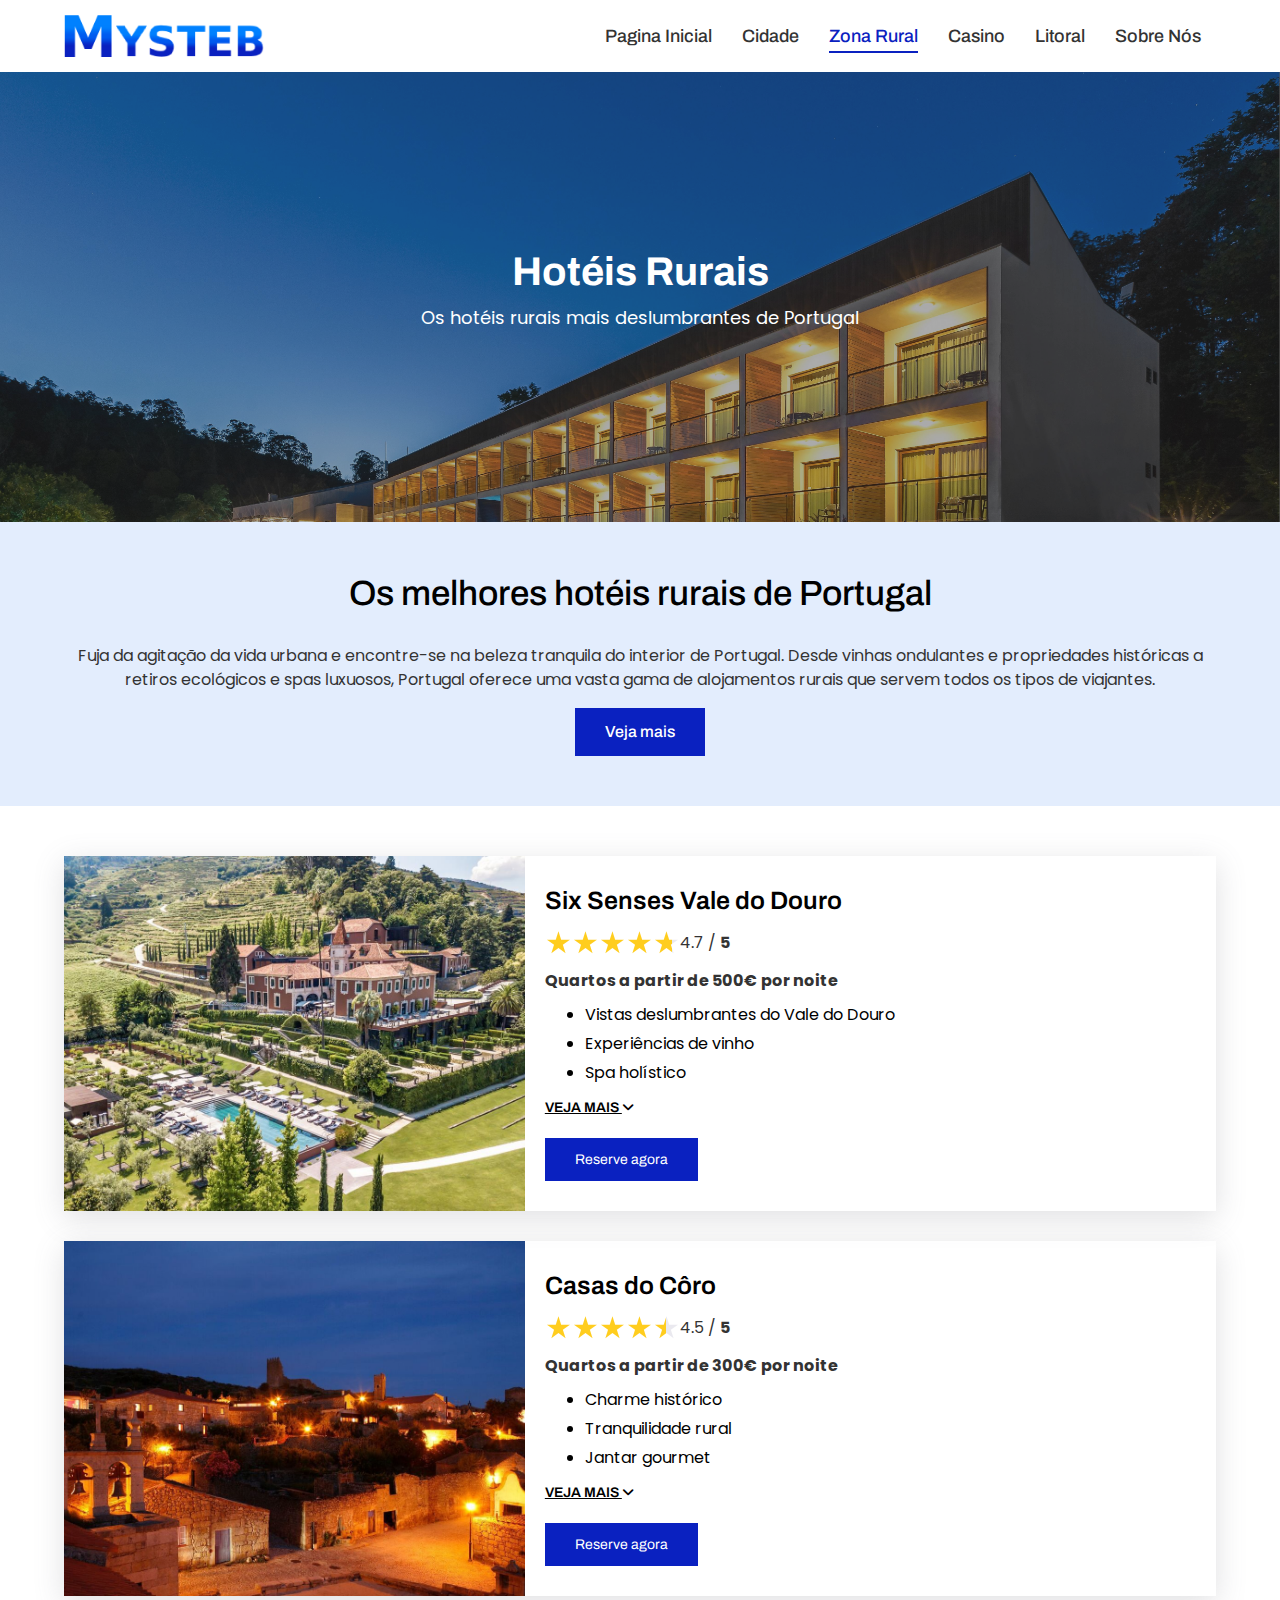
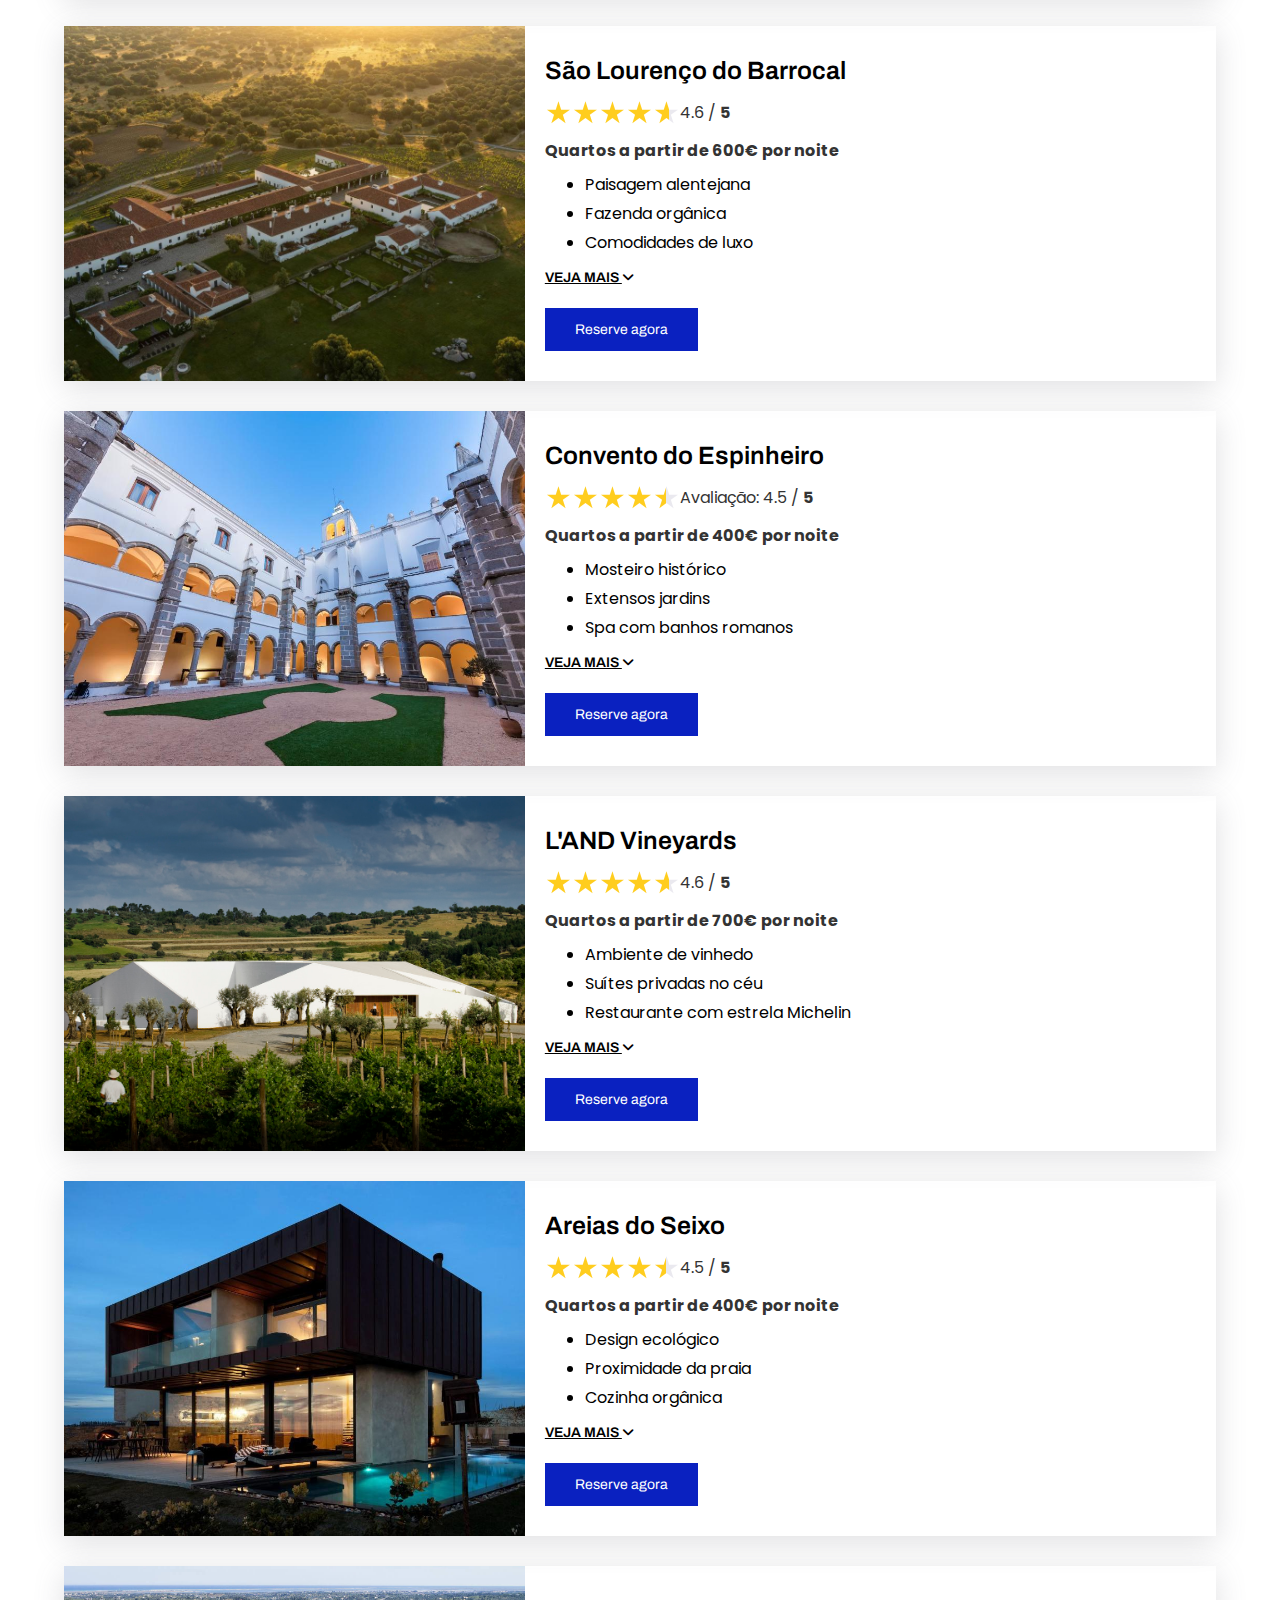
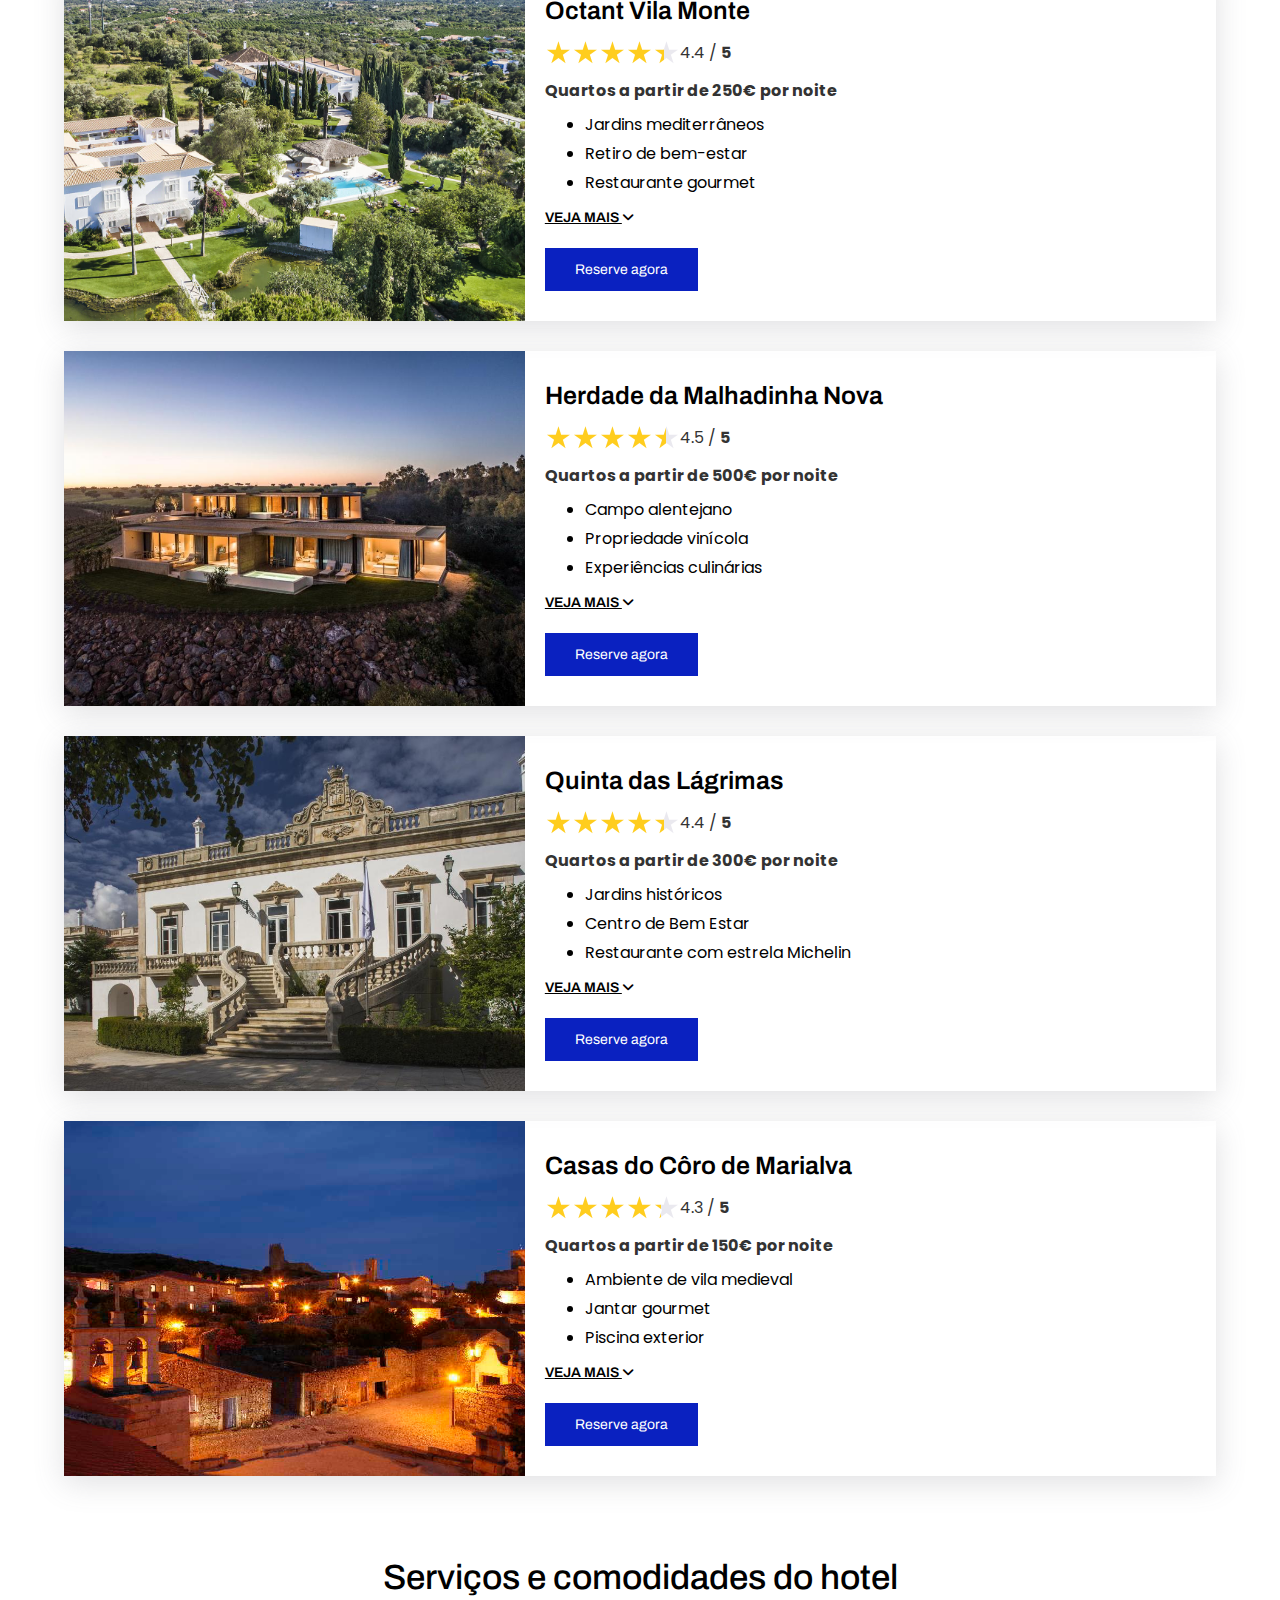
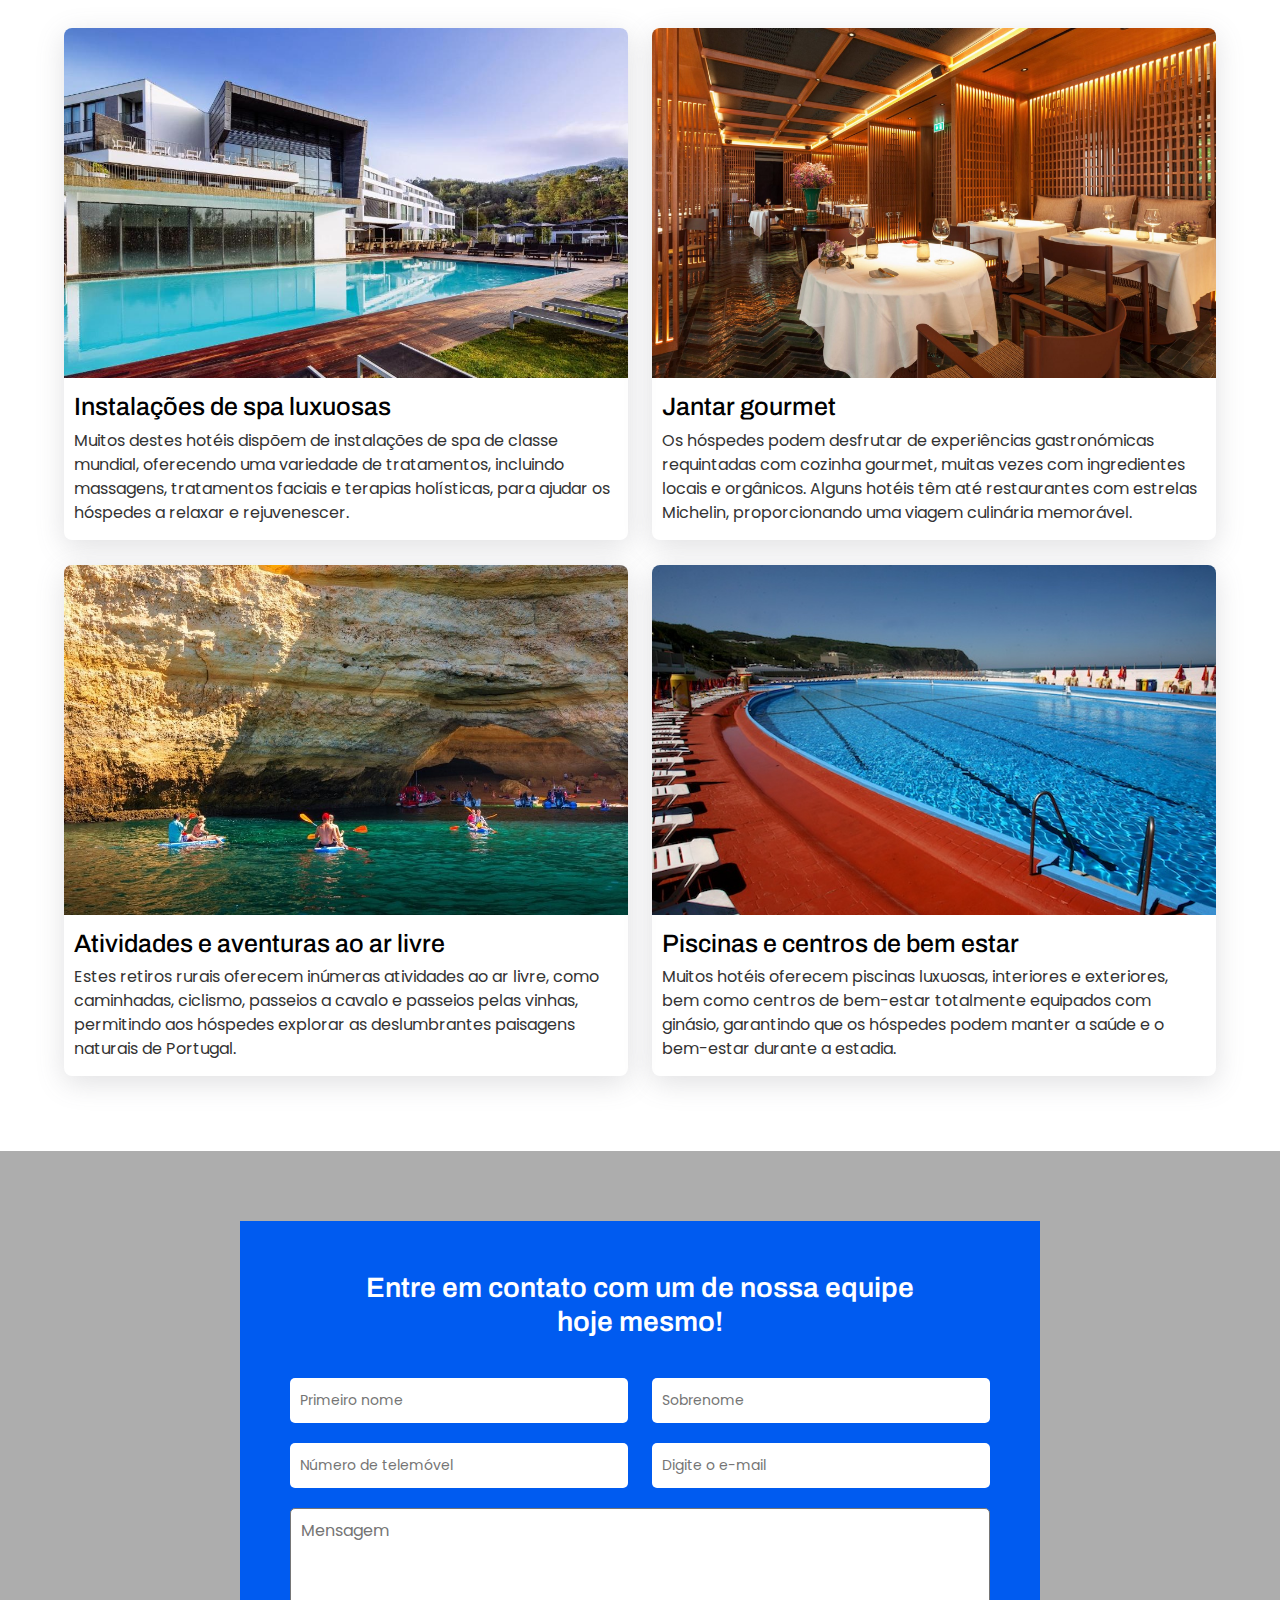
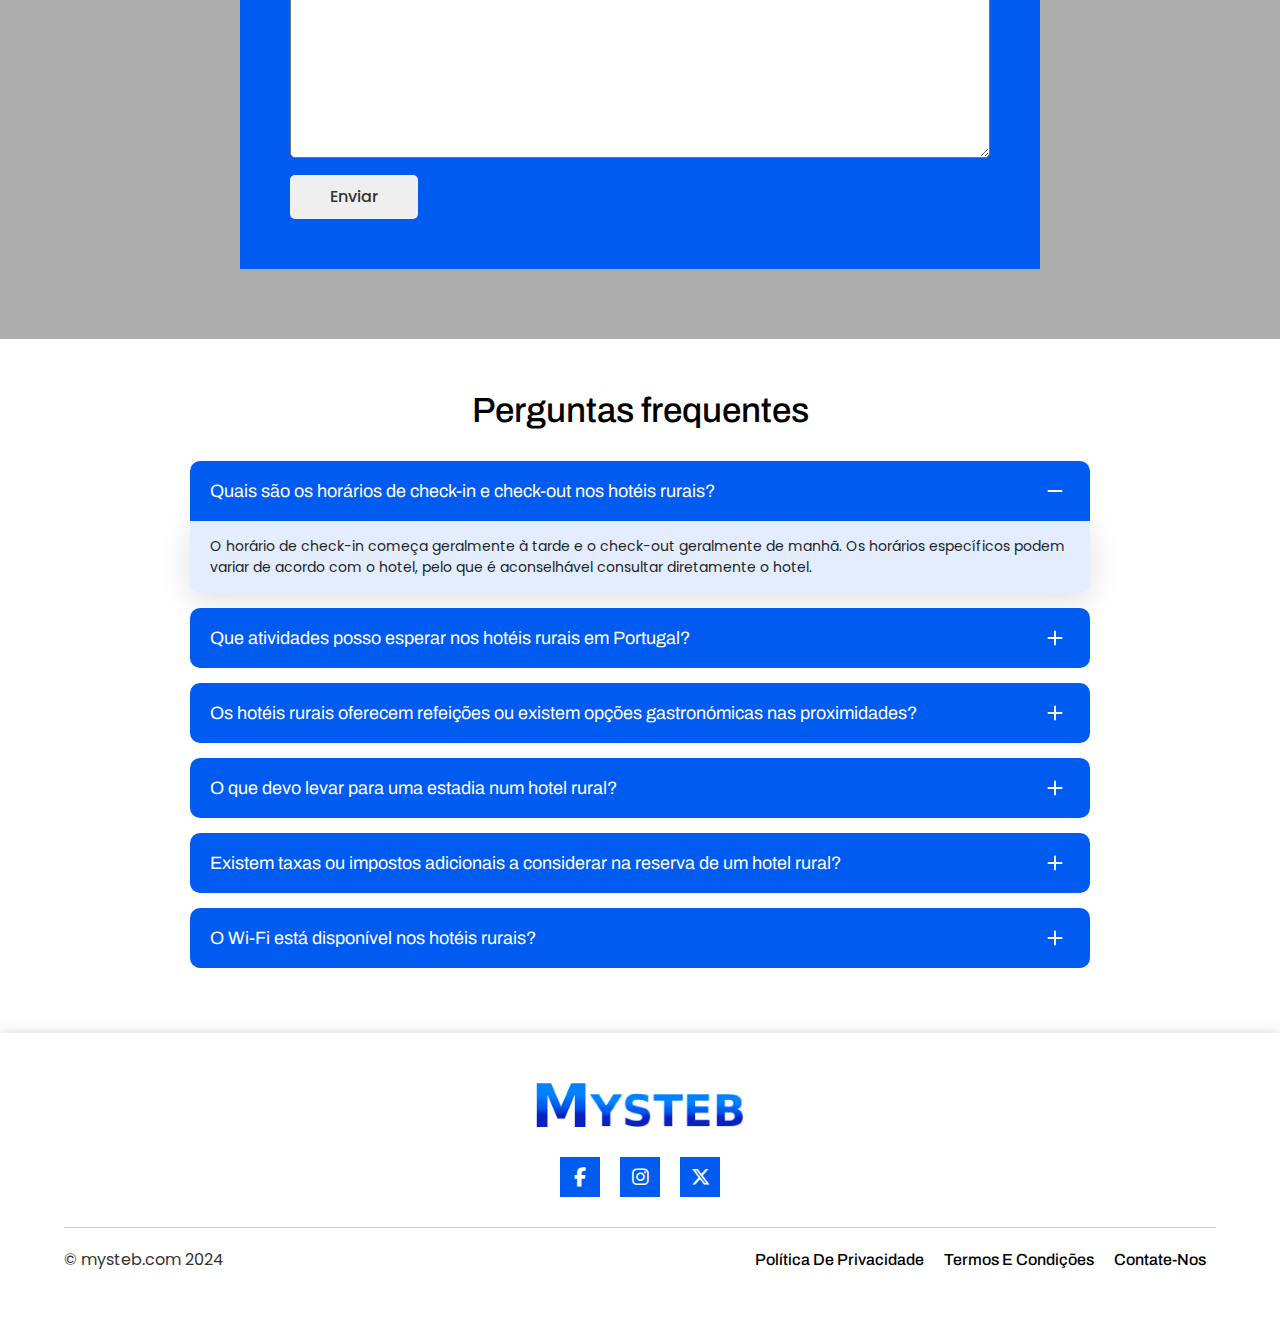
<file: rurais.html>
<!DOCTYPE html>
<html lang="pt">
  <head>
    <meta charset="UTF-8">
    <meta name="viewport" content="width=device-width, initial-scale=1.0">
    <link rel="stylesheet" href="assets/css/bootstrap.min.css">
    <link rel="stylesheet" href="https://cdnjs.cloudflare.com/ajax/libs/font-awesome/6.5.2/css/all.min.css">
    <link rel="stylesheet" href="https://unpkg.com/aos@2.3.0/dist/aos.css">
    <link rel="icon" href="assets/images/fav-icn.png">
    <link rel="stylesheet" href="assets/css/style.css">
    <link rel="stylesheet" href="assets/css/media.css">
    <title> Zona rural</title>
  </head>
  <body>

    <!-- header section start  -->
    <header class="site-header">
        <div class="container">
          <nav>
            <div class="site-logo">
              <a href="index.html">
                <img src="assets/images/logo.png" alt="">
              </a>
            </div>
            <div class="main-nav">
              <ul>
                <li>
                  <a href="index.html" >
                    Pagina Inicial
                  </a>
                </li>
             
                <li>
                  <a href="cidade.html">
                    Cidade
                  </a>
                </li>
                <li>
                  <a href="rurais.html" class="active">
                    Zona rural
                  </a>
                </li>
                <li>
                  <a href="casino.html">
                    Casino
                  </a>
                </li>
                <li>
                  <a href="litoral.html">
                    Litoral
                  </a>
                </li>
                <li>
                    <a href="about-us.html" >
                        Sobre nós
                    </a>
                  </li>
              </ul>
              <div class="close">
                <i class="fa-solid fa-xmark"></i>
              </div>
            </div>
            <div class="toggle">
              <i class="fa-solid fa-bars"></i>
            </div>
          </nav>
        </div>
    </header>
    <!-- header section start  -->
<!-- banner secion start -->
    <section class="site-banner sub-banner" style="background-image: url(./assets/images/ruralBanner.jfif);">
      <div class="overlay"></div>
          <div class="banner-content">
            <div class="banner-text">
              <h1>
                Hotéis Rurais
              </h1>
              <p>
                Os hotéis rurais mais deslumbrantes de Portugal
              </p>
            </div>
          </div>
    </section>
<!-- banner secion end -->
  <!-- top content section start -->
    <div class="topContent ptb-50">
        <div class="container">
            <div class="site-heading">
                <h2>
                    Os melhores hotéis rurais de Portugal
                </h2>
            </div>
           <p>
            Fuja da agitação da vida urbana e encontre-se na beleza tranquila do interior de Portugal.
            Desde vinhas ondulantes e propriedades históricas a retiros ecológicos e spas luxuosos,
            Portugal oferece uma vasta gama de alojamentos rurais que servem todos os tipos de
            viajantes.
           </p>
           <p class="moretext"> 
            Desde uma escapadela romântica, a umas férias em família, ou apenas um retiro sereno, a
            nossa seleção dos 10 melhores hotéis rurais em Portugal promete uma experiência
            inesquecível. Abrace o encanto do Portugal rural, onde a classe se encontra com a tradição,
            e crie memórias duradouras em alguns dos cenários mais pitorescos do país.
           </p>
           <p class="moretext">
            As nossas principais opções de hotéis rurais oferecem comodidades únicas, paisagens
            deslumbrantes e a calorosa hospitalidade pela qual Portugal é conhecido. Que a sua
            viagem comece aqui, onde o relaxamento e a aventura o esperam no meio do deslumbrante
            cenário natural de Portugal.
           </p>
           <a class="moreless-button" href="javascript:void(0)">Veja mais </a>
        </div>
    </div>
 <!-- top content section section -->


 <!-- main section start  -->
    <section class="cidade-main ptb-50">
        <div class="container">
            <!-- <div class="site-heading">
                <h2>
                    Os Melhores Hotéis Da Cidade Em Portugal
                </h2>
            </div> -->
            <div class="cidade-wrap">
                <div class="cidade-img">
                    <a href="https://www.sixsenses.com/en/resorts/douro-valley/" target="_blank">
                        <img src="assets/images/ruralCard1.jpg" alt="">
                    </a>
                </div>
                <div class="cidade-main-text">
                    <h3>
                        Six Senses Vale do Douro
                    </h3>
                    <div class="brand-rating">
                        <div class="Stars" style="--rating: 4.7;" aria-label="Rating of this product is 4.7 out of 5"></div>
                        <div class="rate-count">
                            <p>
                                4.7 / <b>5</b>
                            </p>
                        </div>
                    </div>
                    <p>
                        <strong>
                            Quartos a partir de 500€ por noite
                        </strong>
                    </p>
                    <ul>
                        <li>
                            Vistas deslumbrantes do Vale do Douro
                        </li>
                        <li>
                            Experiências de vinho
                        </li>
                        <li>
                            Spa holístico
                        </li>
                    </ul>
                    <p class="moretextt">
                        Situado no coração do Vale do Douro, o Six Senses Douro Valley oferece acomodações
                        luxuosas com vistas deslumbrantes, degustações de vinhos excepcionais e uma
                        experiência de spa rejuvenescedora na famosa região vinícola de Portugal.
                    </p>
                    <a class="contless-button" href="javascript:void(0)">Veja mais <i class="fa-solid fa-angle-down"></i></a>
                    <div class="vist-website">
                        <a href="https://www.sixsenses.com/en/resorts/douro-valley/" target="_blank"> Reserve agora</a>
                    </div>
                </div>
              
            </div>

            <div class="cidade-wrap">
                <div class="cidade-img">
                    <a href="https://www.casasdocoro.pt/" target="_blank">
                        <img src="assets/images/ruralCard2.jpg" alt="">
                    </a>
                </div>
                <div class="cidade-main-text">
                    <h3>
                        Casas do Côro
                    </h3>
                    <div class="brand-rating">
                        <div class="Stars" style="--rating: 4.5;" aria-label="Rating of this product is 4.5 out of 5"></div>
                        <div class="rate-count">
                            <p>
                                4.5 / <b>5</b>
                            </p>
                        </div>
                    </div>
                    <p>
                        <strong>
                            Quartos a partir de 300€ por noite
                        </strong>
                    </p>
                    <ul>
                        <li>
                            Charme histórico
                        </li>
                        <li>
                            Tranquilidade rural
                        </li>
                        <li>
                            Jantar gourmet
                        </li>
                    </ul>
                    <p class="moretextt">
                        Localizadas na região da Beira Interior, as Casas do Côro proporcionam uma autêntica
                        experiência portuguesa com acomodações elegantes, ambientes tranquilos e requintada
                        cozinha regional, ideal para um retiro tranquilo no campo.
                    </p>
                    <a class="contless-button" href="javascript:void(0)">Veja mais <i class="fa-solid fa-angle-down"></i></a>
                    <div class="vist-website">
                        <a href="https://www.casasdocoro.pt/" target="_blank"> Reserve agora</a>
                    </div>
                </div>
              
            </div>

            <div class="cidade-wrap">
                <div class="cidade-img">
                    <a href="https://barrocal.pt/" target="_blank">
                        <img src="assets/images/ruralCard3.jpg" alt="">
                    </a>
                </div>
                <div class="cidade-main-text">
                    <h3>
                        São Lourenço do Barrocal
                    </h3>
                    <div class="brand-rating">
                        <div class="Stars" style="--rating: 4.6;" aria-label="Rating of this product is 4.6 out of 5"></div>
                        <div class="rate-count">
                            <p>
                                4.6 / <b>5</b>
                            </p>
                        </div>
                    </div>
                    <p>
                        <strong>
                            Quartos a partir de 600€ por noite
                        </strong>
                    </p>
                    <ul>
                        <li>
                            Paisagem alentejana
                        </li>
                        <li>
                            Fazenda orgânica
                        </li>
                        <li>
                            Comodidades de luxo
                        </li>
                    </ul>
                    <p class="moretextt">
                        Situado na serena zona rural do Alentejo, São Lourenço do Barrocal oferece uma mistura
                        de luxo moderno e encanto rural, apresentando uma quinta orgânica, acomodações
                        luxuosas e uma variedade de actividades ao ar livre num cenário pitoresco.
                    </p>
                    <a class="contless-button" href="javascript:void(0)">Veja mais <i class="fa-solid fa-angle-down"></i></a>
                    <div class="vist-website">
                        <a href="https://barrocal.pt/" target="_blank"> Reserve agora</a>
                    </div>
                </div>
              
            </div>

            <div class="cidade-wrap">
                <div class="cidade-img">
                    <a href="https://conventodoespinheiro.com/en/" target="_blank">
                        <img src="assets/images/ruralCard4.jpg" alt="">
                    </a>
                </div>
                <div class="cidade-main-text">
                    <h3>
                        Convento do Espinheiro
                    </h3>
                    <div class="brand-rating">
                        <div class="Stars" style="--rating: 4.5;" aria-label="Rating of this product is 4.5 out of 5"></div>
                        <div class="rate-count">
                            <p>
                                Avaliação: 4.5 / <b>5</b>
                            </p>
                        </div>
                    </div>
                    <p>
                        <strong>
                            Quartos a partir de 400€ por noite
                        </strong>
                    </p>
                    <ul>
                        <li>
                            Mosteiro histórico
                        </li>
                        <li>
                            Extensos jardins
                        </li>
                        <li>
                            Spa com banhos romanos
                        </li>
                    </ul>
                    <p class="moretextt">
                        Antigo convento transformado em hotel de luxo perto de Évora, o Convento do Espinheiro
                        combina elegância histórica com confortos modernos, oferecendo aos hóspedes jardins
                        serenos, um spa luxuoso e um vislumbre da rica herança cultural de Portugal.
                    </p>
                    <a class="contless-button" href="javascript:void(0)">Veja mais <i class="fa-solid fa-angle-down"></i></a>
                    <div class="vist-website">
                        <a href="https://conventodoespinheiro.com/en/" target="_blank"> Reserve agora</a>
                    </div>
                </div>
              
            </div>

            <div class="cidade-wrap">
                <div class="cidade-img">
                    <a href="https://www.l-and.com/" target="_blank">
                        <img src="assets/images/ruralCard5.jpg" alt="">
                    </a>
                </div>
                <div class="cidade-main-text">
                    <h3>
                        L'AND Vineyards
                    </h3>
                    <div class="brand-rating">
                        <div class="Stars" style="--rating: 4.6;" aria-label="Rating of this product is 4.6 out of 5"></div>
                        <div class="rate-count">
                            <p>
                                4.6 / <b>5</b>
                            </p>
                        </div>
                    </div>
                    <p>
                        <strong>
                            Quartos a partir de 700€ por noite
                        </strong>
                    </p>
                    <ul>
                        <li>
                            Ambiente de vinhedo
                        </li>
                        <li>
                            Suítes privadas no céu
                        </li>
                        <li>
                            Restaurante com estrela Michelin
                        </li>
                    </ul>
                    <p class="moretextt">
                        Situado na região vinícola do Alentejo, o L'AND Vineyards oferece suítes sky exclusivas,
                        refeições gourmet em um restaurante com estrela Michelin e uma experiência única de wine
                        spa em meio a paisagens vinícolas.
                    </p>
                    <a class="contless-button" href="javascript:void(0)">Veja mais <i class="fa-solid fa-angle-down"></i></a>
                    <div class="vist-website">
                        <a href="https://www.l-and.com/" target="_blank"> Reserve agora</a>
                    </div>
                </div>
              
            </div>

            <!-- <div class="cidade-wrap">
                <div class="cidade-img">
                    <a href="https://www.areiasdoseixo.com/" target="_blank">
                        <img src="assets/images/ruralCard6.jpg" alt="">
                    </a>
                </div>
                <div class="cidade-main-text">
                    <h3>
                        Areias do Seixo
                    </h3>
                    <div class="brand-rating">
                        <div class="Stars" style="--rating: 4.5;" aria-label="Rating of this product is 4.5 out of 5"></div>
                        <div class="rate-count">
                            <p>
                                4.5 / <b>5</b>
                            </p>
                        </div>
                    </div>
                    <p>
                        <strong>
                            Quartos a partir de 400€ por noite
                        </strong>
                    </p>
                    <ul>
                        <li>
                            Design ecológico
                        </li>
                        <li>
                            Proximidade da praia
                        </li>
                        <li>
                            Cozinha orgânica
                        </li>
                    </ul>
                    <p class="moretextt">
                        Ao longo da Costa de Prata de Portugal, Areias do Seixo proporciona um retiro de luxo
                        sustentável com suites ecológicas, acesso direto à praia e opções de refeições orgânicas,
                        oferecendo aos hóspedes um refúgio sereno em harmonia com a natureza.
                    </p>
                    <a class="contless-button" href="javascript:void(0)">Veja mais <i class="fa-solid fa-angle-down"></i></a>
                    <div class="vist-website">
                        <a href="https://www.areiasdoseixo.com/" target="_blank"> Reserve agora</a>
                    </div>
                </div>
              
            </div> -->

            <div class="cidade-wrap">
                <div class="cidade-img">
                    <a href="https://www.areiasdoseixo.com/" target="_blank">
                        <img src="assets/images/ruralCard6.jpg" alt="">
                    </a>
                </div>
                <div class="cidade-main-text">
                    <h3>
                        Areias do Seixo
                    </h3>
                    <div class="brand-rating">
                        <div class="Stars" style="--rating: 4.5;" aria-label="Rating of this product is 4.5 out of 5"></div>
                        <div class="rate-count">
                            <p>
                                4.5 / <b>5</b>
                            </p>
                        </div>
                    </div>
                    <p>
                        <strong>
                            Quartos a partir de 400€ por noite
                        </strong>
                    </p>
                    <ul>
                        <li>
                            Design ecológico
                        </li>
                        <li>
                            Proximidade da praia
                        </li>
                        <li>
                            Cozinha orgânica
                        </li>
                    </ul>
                    <p class="moretextt">
                        Ao longo da Costa de Prata de Portugal, Areias do Seixo proporciona um retiro de luxo
                        sustentável com suites ecológicas, acesso direto à praia e opções de refeições orgânicas,
                        oferecendo aos hóspedes um refúgio sereno em harmonia com a natureza.
                    </p>
                    <a class="contless-button" href="javascript:void(0)">Veja mais <i class="fa-solid fa-angle-down"></i></a>
                    <div class="vist-website">
                        <a href="https://www.areiasdoseixo.com/" target="_blank"> Reserve agora</a>
                    </div>
                </div>
              
            </div>

            <div class="cidade-wrap">
                <div class="cidade-img">
                    <a href="https://vilamonte.octanthotels.com/en/" target="_blank">
                        <img src="assets/images/ruralCard7.jpg" alt="">
                    </a>
                </div>
                <div class="cidade-main-text">
                    <h3>
                        Octant Vila Monte
                    </h3>
                    <div class="brand-rating">
                        <div class="Stars" style="--rating: 4.4;" aria-label="Rating of this product is 4.4 out of 5"></div>
                        <div class="rate-count">
                            <p>
                                4.4 / <b>5</b>
                            </p>
                        </div>
                    </div>
                    <p>
                        <strong>
                            Quartos a partir de 250€ por noite
                        </strong>
                    </p>
                    <ul>
                        <li>
                            Jardins mediterrâneos
                        </li>
                        <li>
                            Retiro de bem-estar
                        </li>
                        <li>
                            Restaurante gourmet
                        </li>
                    </ul>
                    <p class="moretextt">
                        Localizada na zona rural do Algarve, a Vila Monte Farm House combina o charme rústico
                        com comodidades modernas, incluindo jardins exuberantes, um retiro de bem-estar e
                        refeições gourmet, garantindo uma estadia relaxante e rejuvenescedora.
                    </p>
                    <a class="contless-button" href="javascript:void(0)">Veja mais <i class="fa-solid fa-angle-down"></i></a>
                    <div class="vist-website">
                        <a href="https://vilamonte.octanthotels.com/en/" target="_blank"> Reserve agora</a>
                    </div>
                </div>
              
            </div>

            
            <div class="cidade-wrap">
                <div class="cidade-img">
                    <a href="https://www.malhadinhanova.pt/en/" target="_blank">
                        <img src="assets/images/ruralCard8.jpg" alt="">
                    </a>
                </div>
                <div class="cidade-main-text">
                    <h3>
                        Herdade da Malhadinha Nova
                    </h3>
                    <div class="brand-rating">
                        <div class="Stars" style="--rating: 4.5;" aria-label="Rating of this product is 4.5 out of 5"></div>
                        <div class="rate-count">
                            <p>
                                4.5 / <b>5</b>
                            </p>
                        </div>
                    </div>
                    <p>
                        <strong>
                            Quartos a partir de 500€ por noite
                        </strong>
                    </p>
                    <ul>
                        <li>
                            Campo alentejano
                        </li>
                        <li>
                            Propriedade vinícola
                        </li>
                        <li>
                            Experiências culinárias
                        </li>
                    </ul>
                    <p class="moretextt">
                        No coração do Alentejo, a Herdade da Malhadinha Nova oferece uma experiência luxuosa
                        numa propriedade vinícola com passeios pelas vinhas, provas de vinhos e refeições
                        gourmet, proporcionando aos hóspedes um sabor envolvente da hospitalidade rural
                        portuguesa.
                    </p>
                    <a class="contless-button" href="javascript:void(0)">Veja mais <i class="fa-solid fa-angle-down"></i></a>
                    <div class="vist-website">
                        <a href="https://www.malhadinhanova.pt/en/" target="_blank"> Reserve agora</a>
                    </div>
                </div>
              
            </div>

            <div class="cidade-wrap">
                <div class="cidade-img">
                    <a href="https://www.quintadaslagrimas.pt/en/" target="_blank">
                        <img src="assets/images/ruralCard9.jpg" alt="">
                    </a>
                </div>
                <div class="cidade-main-text">
                    <h3>
                        Quinta das Lágrimas
                    </h3>
                    <div class="brand-rating">
                        <div class="Stars" style="--rating: 4.4;" aria-label="Rating of this product is 4.4 out of 5"></div>
                        <div class="rate-count">
                            <p>
                                4.4 / <b>5</b>
                            </p>
                        </div>
                    </div>
                    <p>
                        <strong>
                            Quartos a partir de 300€ por noite
                        </strong>
                    </p>
                    <ul>
                        <li>
                            Jardins históricos
                        </li>
                        <li>
                            Centro de Bem Estar
                        </li>
                        <li>
                            Restaurante com estrela Michelin
                        </li>
                    </ul>
                    <p class="moretextt">
                        Situada no centro histórico de Coimbra, a Quinta das Lágrimas encanta os hóspedes com
                        os seus jardins exuberantes, um centro de bem-estar sereno e refeições requintadas num
                        restaurante com estrela Michelin, oferecendo um retiro tranquilo num ambiente cultural.
                    </p>
                    <a class="contless-button" href="javascript:void(0)">Veja mais <i class="fa-solid fa-angle-down"></i></a>
                    <div class="vist-website">
                        <a href="https://www.quintadaslagrimas.pt/en/" target="_blank"> Reserve agora</a>
                    </div>
                </div>
              
            </div>
            <div class="cidade-wrap">
                <div class="cidade-img">
                    <a href="https://www.casasdocoro.pt/en/" target="_blank">
                        <img src="assets/images/ruralCard10.jpg" alt="">
                    </a>
                </div>
                <div class="cidade-main-text">
                    <h3>
                        Casas do Côro de Marialva
                    </h3>
                    <div class="brand-rating">
                        <div class="Stars" style="--rating: 4.3;" aria-label="Rating of this product is 4.3 out of 5"></div>
                        <div class="rate-count">
                            <p>
                                4.3 / <b>5</b>
                            </p>
                        </div>
                    </div>
                    <p>
                        <strong>
                            Quartos a partir de 150€ por noite
                        </strong>
                    </p>
                    <ul>
                        <li>
                            Ambiente de vila medieval
                        </li>
                        <li>
                            Jantar gourmet
                        </li>
                        <li>
                            Piscina exterior
                        </li>
                    </ul>
                    <p class="moretextt">
                        Situadas na vila medieval de Marialva, as Casas do Coro oferecem vistas panorâmicas,
                        refeições gourmet e uma piscina exterior, proporcionando uma mistura única de ambiente
                        histórico e conforto moderno para uma estadia memorável no campo.
                    </p>
                    <a class="contless-button" href="javascript:void(0)">Veja mais <i class="fa-solid fa-angle-down"></i></a>
                    <div class="vist-website">
                        <a href="https://www.casasdocoro.pt/en/" target="_blank"> Reserve agora</a>
                    </div>
                </div>
              
            </div>


        </div>
    </section>
 <!-- main section end  -->






  <!-- locations section start here -->
     <section class="locations pb-50">
        <div class="container">
          <div class="site-heading">
              <h2>
                Serviços e comodidades do hotel
              </h2>
            
          </div>
            <div class="row">
                <div class="col-md-6">
                    <div class="location-card">
                       <div class="location-img">
                         <img src="assets/images/ruralLocation1.jpg" alt="">
                       </div>
                       <div class="location-text">
                          <h3>
                            Instalações de spa luxuosas
                          </h3>
                          <p>
                            Muitos destes hotéis dispõem de
                            instalações de spa de classe mundial,
                            oferecendo uma variedade de tratamentos,
                            incluindo massagens, tratamentos faciais e
                            terapias holísticas, para ajudar os
                            hóspedes a relaxar e rejuvenescer.
                          </p>
                       </div>
                    </div>
                </div>
                <div class="col-md-6">
                  <div class="location-card">
                     <div class="location-img">
                       <img src="assets/images/ruralLocation2.jpg" alt="">
                     </div>
                     <div class="location-text">
                        <h3>
                            Jantar gourmet
                        </h3>
                        <p>
                            Os hóspedes podem desfrutar de
                            experiências gastronómicas requintadas
                            com cozinha gourmet, muitas vezes com
                            ingredientes locais e orgânicos. Alguns
                            hotéis têm até restaurantes com estrelas
                            Michelin, proporcionando uma viagem
                            culinária memorável.
                        </p>
                     </div>
                  </div>
              </div>
              <div class="col-md-6">
                <div class="location-card">
                   <div class="location-img">
                     <img src="assets/images/ruralLocation3.jpg" alt="">
                   </div>
                   <div class="location-text">
                      <h3>
                        Atividades e aventuras ao ar livre
                      </h3>
                      <p>
                        Estes retiros rurais oferecem inúmeras
                        atividades ao ar livre, como caminhadas,
                        ciclismo, passeios a cavalo e passeios
                        pelas vinhas, permitindo aos hóspedes
                        explorar as deslumbrantes paisagens
                        naturais de Portugal.
                      </p>
                   </div>
                </div>
            </div>
            <div class="col-md-6">
              <div class="location-card">
                 <div class="location-img">
                   <img src="assets/images/ruralLocation4.jpg" alt="">
                 </div>
                 <div class="location-text">
                    <h3>
                        Piscinas e centros de bem estar
                    </h3>
                    <p>
                        Muitos hotéis oferecem piscinas luxuosas,
                        interiores e exteriores, bem como centros
                        de bem-estar totalmente equipados com
                        ginásio, garantindo que os hóspedes
                        podem manter a saúde e o bem-estar
                        durante a estadia.
                    </p>
                 </div>
              </div>
          </div>
            </div>
        </div>
     </section>
  <!-- location section end -->
  <!-- newsletter section start  -->
     <div class="newsletter ptb-70">
      <div class="overlay"></div>
        <div class="container">
            <div class="contact-wrap">
                <div class="site-heading">
                   <h4>
                    Entre em contato com um de nossa equipe hoje mesmo!
                   </h4>
                </div>
                <form>
                    <div class="row">
                        <div class="col-md-6">
                            <div class="form-group">
                                <label>
                                  
                                    Primeiro nome
                                </label>
                                <input type="text" placeholder="Primeiro nome">
                            </div>
                        </div>
                        <div class="col-md-6">
                            <div class="form-group">
                                <label>
                             
                                    Sobrenome
                                </label>
                                <input type="text" placeholder="Sobrenome">
                            </div>
                        </div>
                        <div class="col-md-6">
                            <div class="form-group">
                                <label>
                                    Número de telemóvel

                                </label>
                                <input type="number" placeholder="Número de telemóvel">
                            </div>
                        </div>
                        <div class="col-md-6">
                            <div class="form-group">
                                <label>
                                    Digite o e-mail
                                </label>
                                <input type="email" placeholder="Digite o e-mail">
                            </div>
                        </div>

                        <div class="col-md-12">
                            <div class="form-group">
                                <label>
                                    Mensagem
                                </label>
                                <textarea placeholder="Mensagem"></textarea>
                            </div>
                        </div>
                        <div class="col-md-12">
                            <button>
                                    Enviar
                            </button>
                        </div>
                    </div>
                   
                </form>
            </div>
        </div>
     </div>
  <!-- newsletter section end  -->

     <section class="faq-sec ptb-50">
        <div class="container">
          <div class="site-heading">
            <h2>
                Perguntas frequentes
            </h2>
          </div>



          <div class="accordion" id="accordionExample">
            <div class="accordion-item">
              <h2 class="accordion-header">
                <button class="accordion-button" type="button" data-bs-toggle="collapse" data-bs-target="#collapseOne" aria-expanded="true" aria-controls="collapseOne">
                    Quais são os horários de check-in e check-out nos hotéis rurais?
                </button>
              </h2>
              <div id="collapseOne" class="accordion-collapse collapse show" data-bs-parent="#accordionExample">
                <div class="accordion-body">
                    O horário de check-in começa geralmente à tarde e o check-out geralmente de manhã. Os
                    horários específicos podem variar de acordo com o hotel, pelo que é aconselhável consultar
                    diretamente o hotel.
                </div>
              </div>
            </div>
      
            <div class="accordion-item">
              <h2 class="accordion-header">
                <button class="accordion-button collapsed" type="button" data-bs-toggle="collapse" data-bs-target="#collapseTwo" aria-expanded="false" aria-controls="collapseTwo">
                    Que atividades posso esperar nos hotéis rurais em Portugal?
                </button>
              </h2>
              <div id="collapseTwo" class="accordion-collapse collapse" data-bs-parent="#accordionExample">
                <div class="accordion-body">
                    As atividades incluem frequentemente caminhadas, ciclismo, passeios vínicos e
                    experiências culturais. Alguns hotéis podem também oferecer aulas ou workshops de
                    culinária.
                </div>
              </div>
            </div>
      
            <div class="accordion-item">
              <h2 class="accordion-header">
                <button class="accordion-button collapsed" type="button" data-bs-toggle="collapse" data-bs-target="#collapseThree" aria-expanded="false" aria-controls="collapseThree">
                    Os hotéis rurais oferecem refeições ou existem opções gastronómicas nas proximidades?
                </button>
              </h2>
              <div id="collapseThree" class="accordion-collapse collapse" data-bs-parent="#accordionExample">
                <div class="accordion-body">
                    Muitos hotéis rurais oferecem refeições, muitas vezes com cozinha local confecionada com
                    ingredientes frescos. Alguns hotéis também podem ter restaurantes ou fornecer
                    recomendações de opções gastronómicas nas proximidades.
                </div>
              </div>
            </div>
      
      
            <div class="accordion-item">
              <h2 class="accordion-header">
                <button class="accordion-button collapsed" type="button" data-bs-toggle="collapse" data-bs-target="#collapseFour" aria-expanded="false" aria-controls="collapseFour">
                    O que devo levar para uma estadia num hotel rural?
                </button>
              </h2>
              <div id="collapseFour" class="accordion-collapse collapse" data-bs-parent="#accordionExample">
                <div class="accordion-body">
                    Roupa e calçado confortáveis e adequados para atividades ao ar livre, protetor solar e
                    câmara para captar as belas paisagens.
                </div>
              </div>
            </div>
      
            <div class="accordion-item">
              <h2 class="accordion-header">
                <button class="accordion-button collapsed" type="button" data-bs-toggle="collapse" data-bs-target="#collapseFive" aria-expanded="false" aria-controls="collapseFive">
                    Existem taxas ou impostos adicionais a considerar na reserva de um hotel rural?
                </button>
              </h2>
              <div id="collapseFive" class="accordion-collapse collapse" data-bs-parent="#accordionExample">
                <div class="accordion-body">
                    Alguns hotéis podem cobrar um extra por determinadas atividades ou serviços.
                    Recomenda-se consultar quaisquer taxas ou impostos adicionais no momento da reserva.
                </div>
              </div>
            </div>

            <div class="accordion-item">
                <h2 class="accordion-header">
                  <button class="accordion-button collapsed" type="button" data-bs-toggle="collapse" data-bs-target="#collapseSix" aria-expanded="false" aria-controls="collapseSix">
                    O Wi-Fi está disponível nos hotéis rurais?
                  </button>
                </h2>
                <div id="collapseSix" class="accordion-collapse collapse" data-bs-parent="#accordionExample">
                  <div class="accordion-body">
                    Muitos hotéis rurais oferecem Wi-Fi, mas a qualidade e a cobertura podem variar consoante
                    a localização e as instalações do hotel.
                  </div>
                </div>
              </div>
      
            
      
         
      
          </div>




        </div>
     </section>

   <!-- footer section start -->
   <footer class="site-footer ">
    <div class="container">
      <div class="footer-top">
          <div class="footer-logo">
              <a href="index.html">
                  <img src="assets/images/logo.png" alt="">
              </a>
          </div>
          <div class="social-link">
              <ul>
                  <li>
                      <a href="#">
                          <i class="fa-brands fa-facebook-f"></i>
                      </a>
                  </li>
                  <li>
                      <a href="#">
                          <i class="fa-brands fa-instagram"></i>
                      </a>
                  </li>
                  <li>
                      <a href="#">
                          <i class="fa-brands fa-x-twitter"></i>
                      </a>
                  </li>
              </ul>
          </div>
      </div>
      <div class="footer-wrap">
         <p>
          © mysteb.com 2024
         </p>
         <div class="footer-links">
            <ul>
              <li>
                <a href="privacy-policy.html">
                    política de Privacidade
                </a>
              </li>
              <li>
                <a href="term-and-conditions.html">
                  Termos e Condições
                </a>
              </li>
              <li>
                <a href="contact-us.html">Contate-nos</a>
              </li>
            </ul>
         </div>
      </div>
    </div>
 </footer>
   <!-- footer section end -->

    <script src="assets/js/jquery-3.7.1.min.js"></script>
    <script src="https://unpkg.com/aos@2.3.0/dist/aos.js"></script>
    <script src="assets/js/bootstrap.bundle.min.js"></script>
    <script src="assets/js/custom.js"></script>
  </body>
</html>
</file>
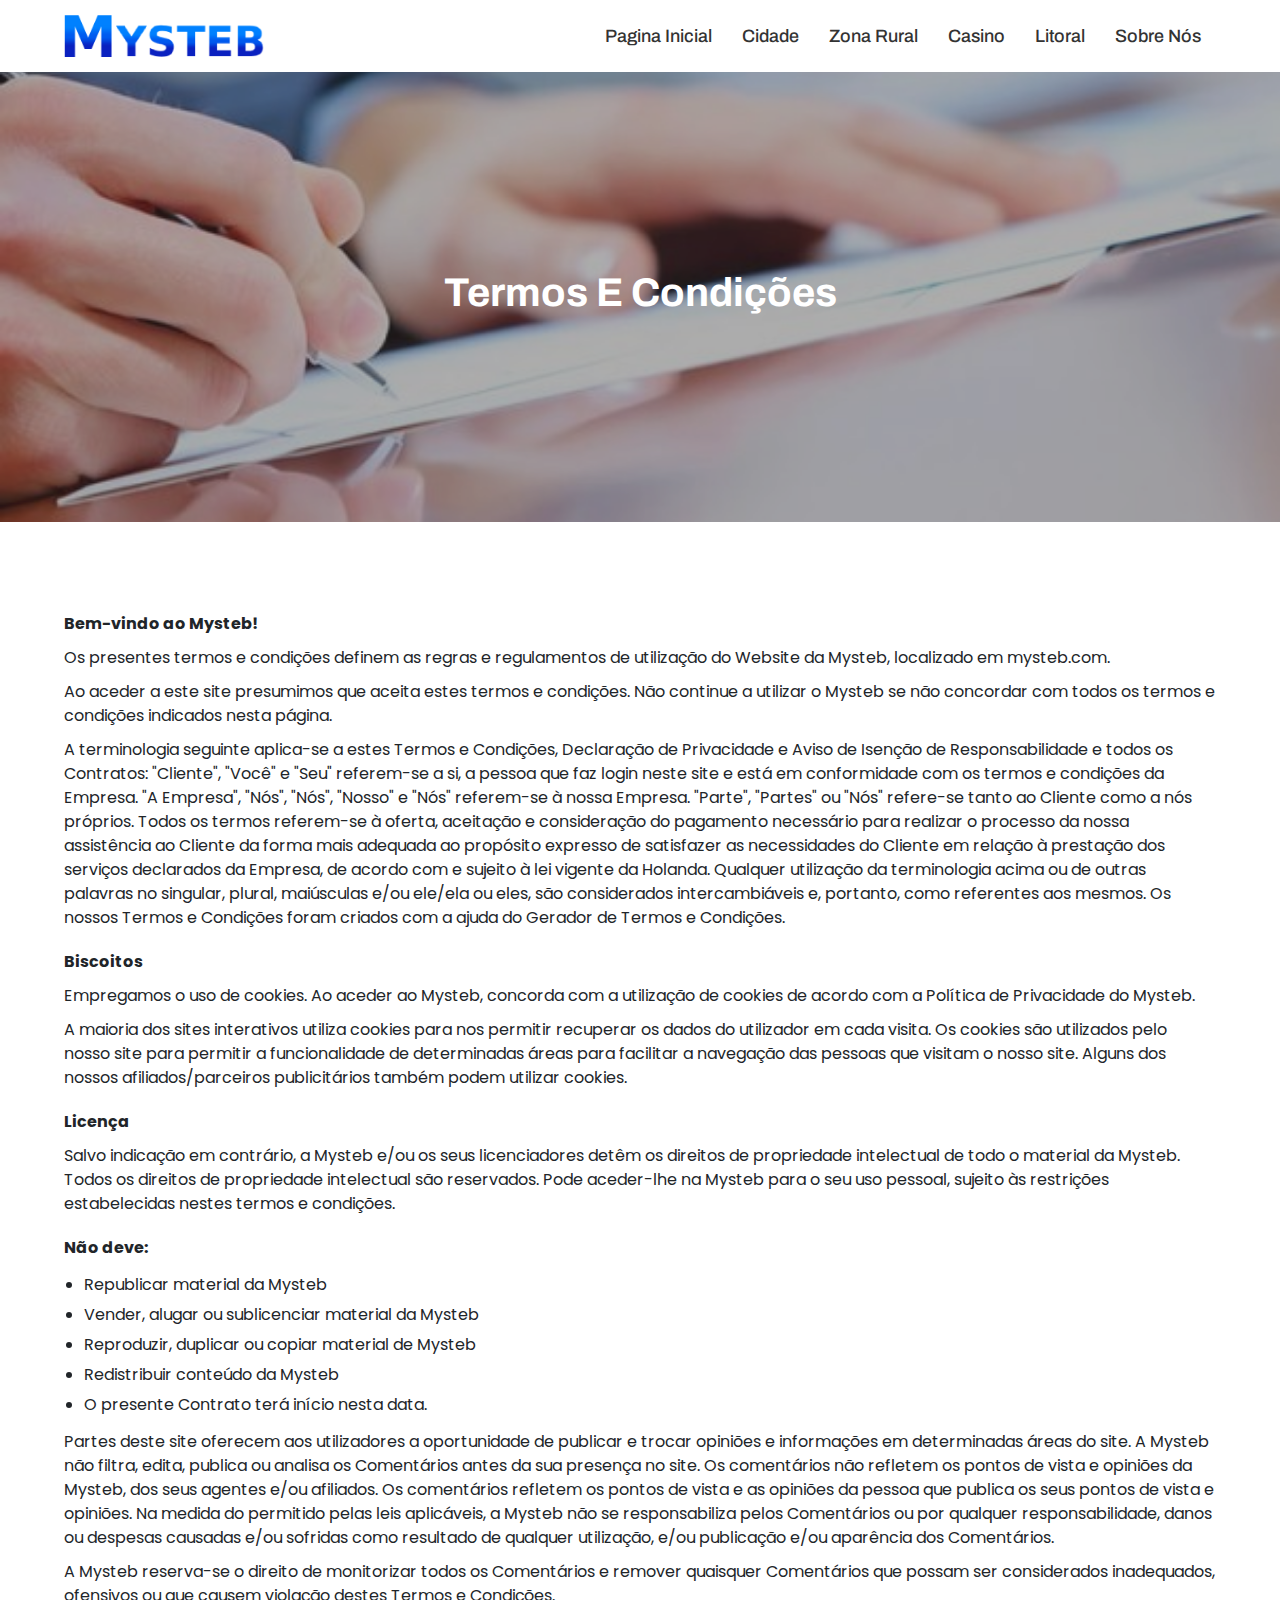
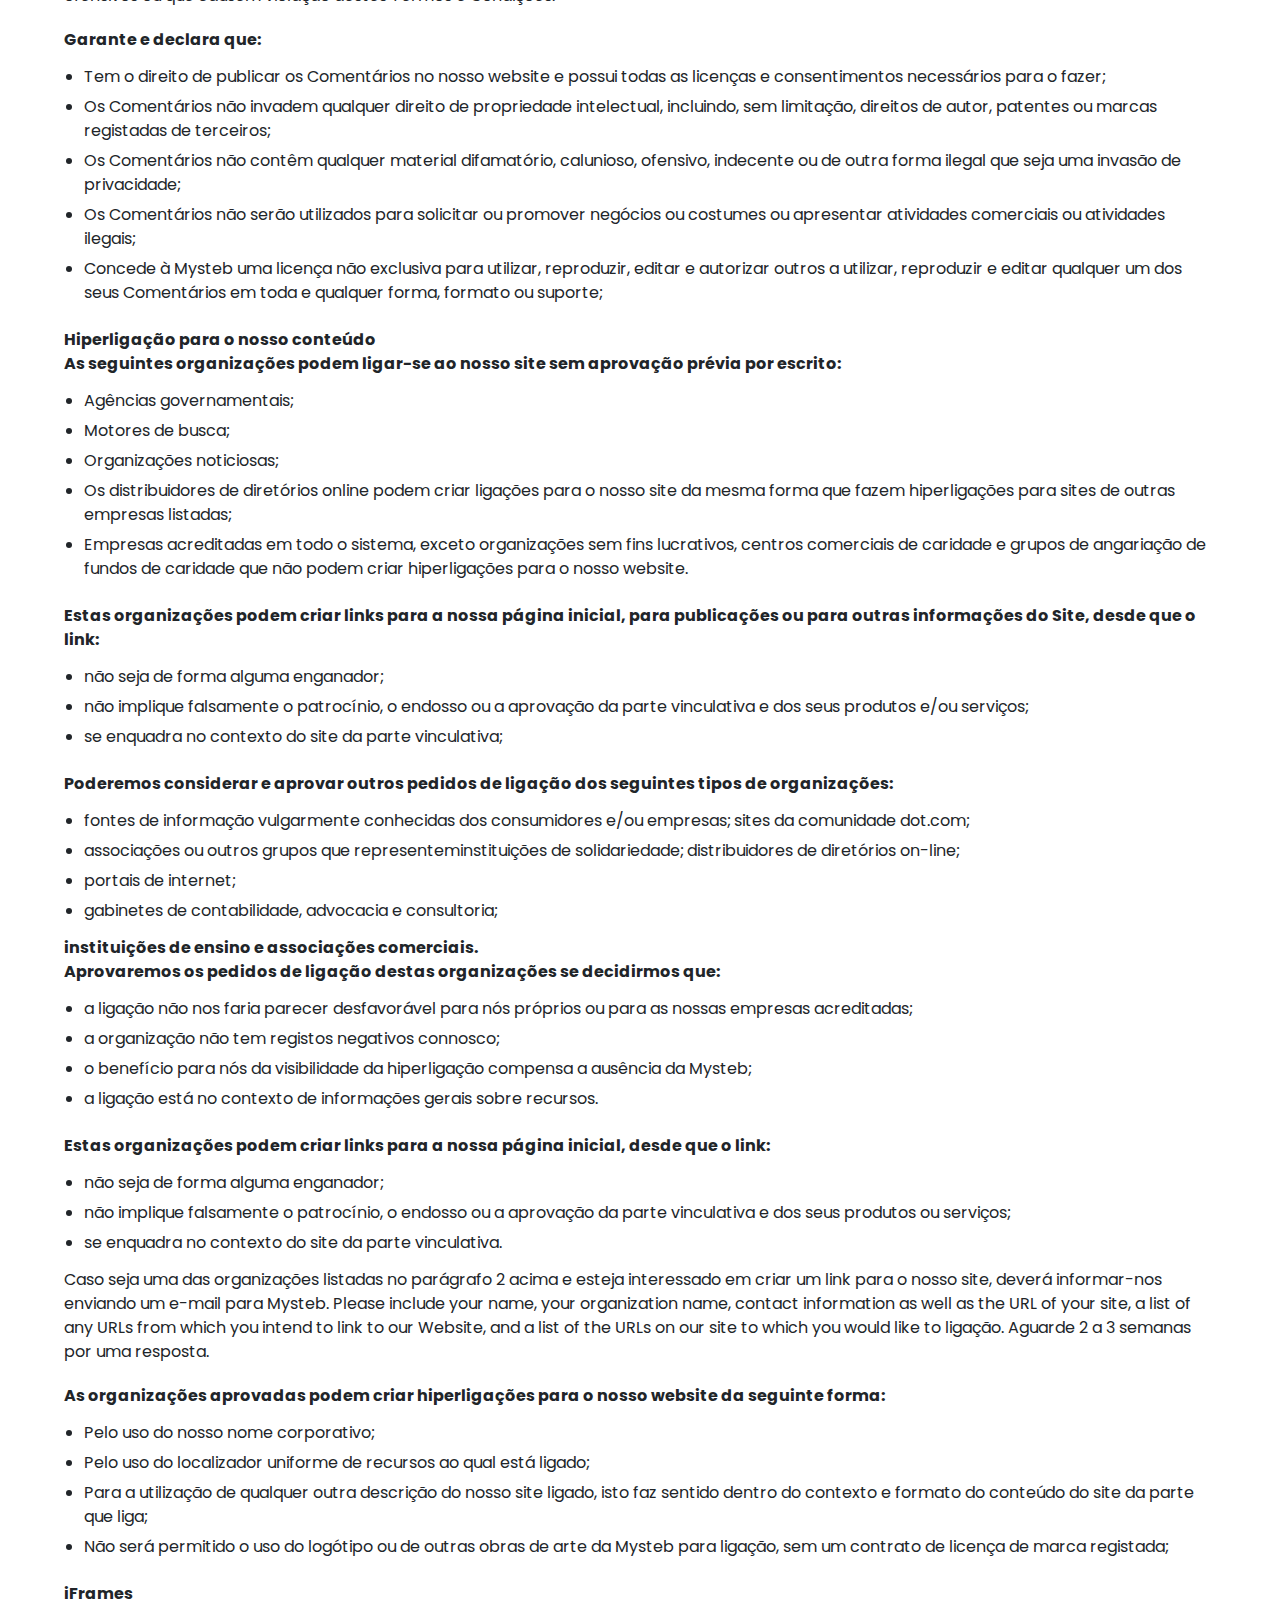
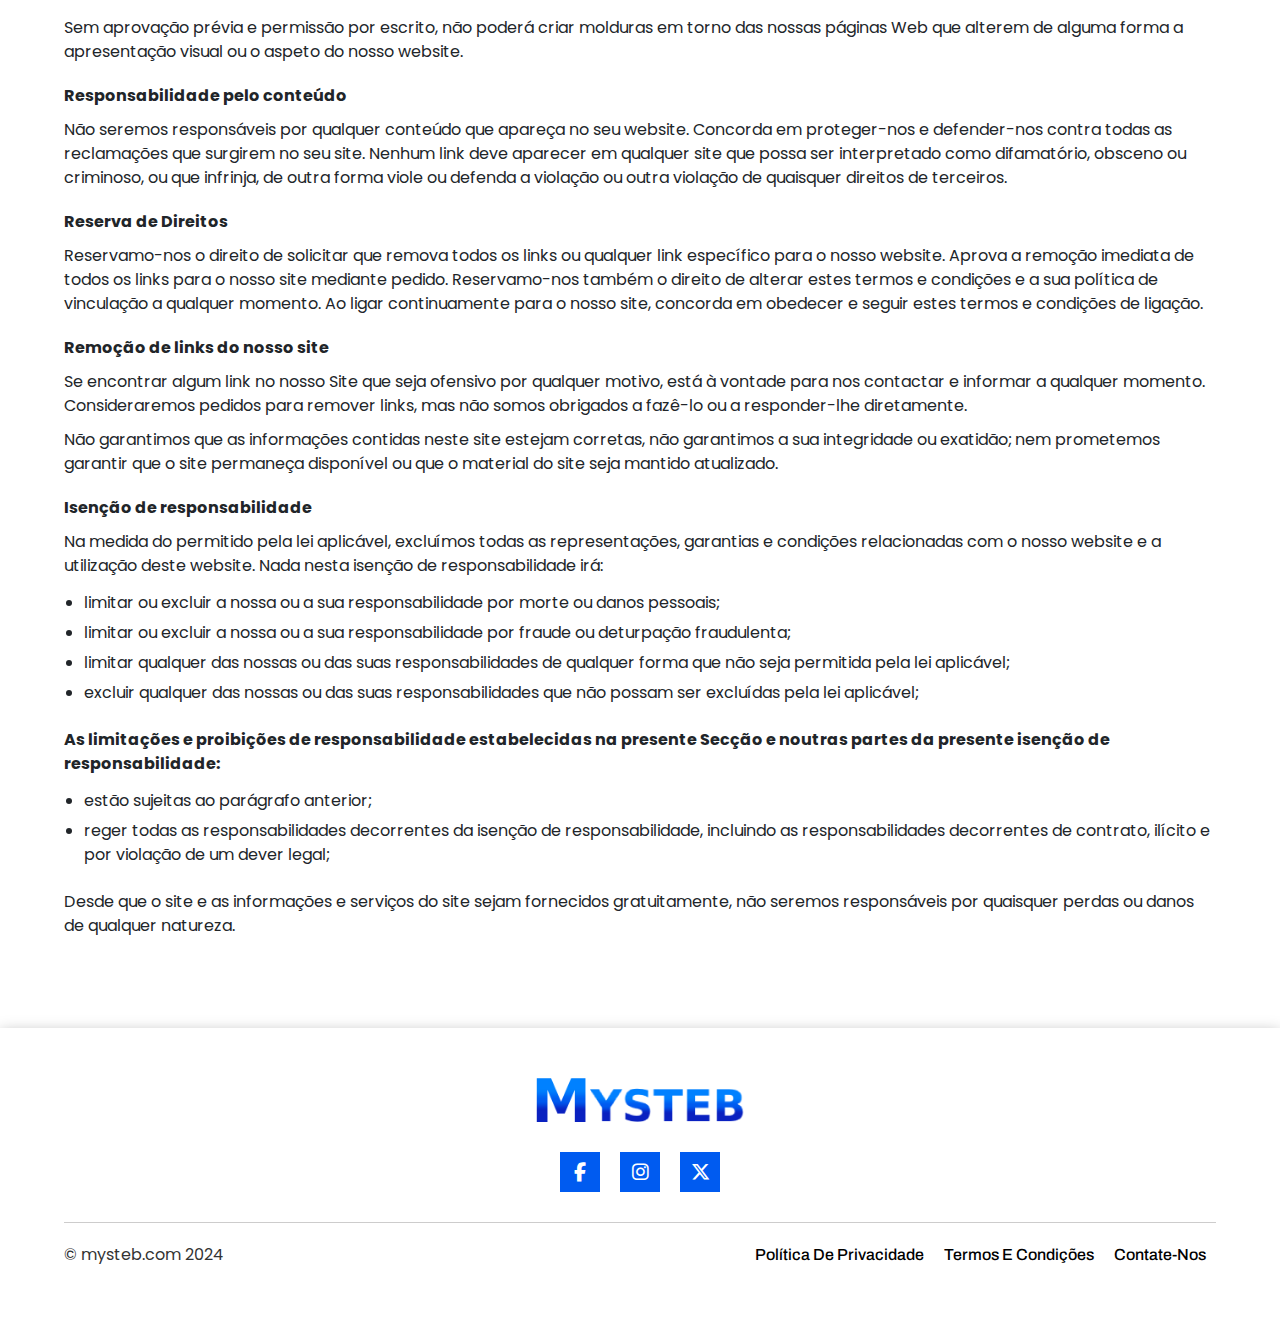
<file: term-and-conditions.html>
<!DOCTYPE html>
<html lang="pt">
  <head>
    <meta charset="UTF-8">
    <meta name="viewport" content="width=device-width, initial-scale=1.0">
    <link rel="stylesheet" href="assets/css/bootstrap.min.css">
    <link rel="stylesheet" href="https://cdnjs.cloudflare.com/ajax/libs/font-awesome/6.5.2/css/all.min.css">
    <link rel="stylesheet" href="https://unpkg.com/aos@2.3.0/dist/aos.css">
    <link rel="icon" href="assets/images/fav-icn.png">
    <link rel="stylesheet" href="assets/css/style.css">
    <link rel="stylesheet" href="assets/css/media.css">
    <title> Termos e Condições</title>
  </head>
  <body>

    <!-- header section start  -->
    <header class="site-header">
        <div class="container">
          <nav>
            <div class="site-logo">
              <a href="index.html">
                <img src="assets/images/logo.png" alt="">
              </a>
            </div>
            <div class="main-nav">
              <ul>
                <li>
                  <a href="index.html">
                    Pagina Inicial
                  </a>
                </li>
              
                <li>
                  <a href="cidade.html">
                    Cidade
                  </a>
                </li>
                <li>
                  <a href="rurais.html">
                    Zona rural
                  </a>
                </li>
                <li>
                  <a href="casino.html">
                    Casino
                  </a>
                </li>
                <li>
                  <a href="litoral.html">
                    Litoral
                  </a>
                </li>
                <li>
                    <a href="about-us.html" >
                        Sobre nós
                    </a>
                  </li>
              </ul>
              <div class="close">
                <i class="fa-solid fa-xmark"></i>
              </div>
            </div>
            <div class="toggle">
              <i class="fa-solid fa-bars"></i>
            </div>
          </nav>
        </div>
    </header>
    <!-- header section start  -->
<!-- banner secion start -->
    <section class="site-banner sub-banner" style="background-image: url(./assets/images/term-banner.jpg);">
      <div class="overlay"></div>
          <div class="banner-content">
            <div class="banner-text">
              <h1>
                Termos e Condições
              </h1>
             
            </div>
          </div>
    </section>
<!-- banner secion end -->


<!-- privacy main section css start -->

<div class="privacy-main ptb-70">
    <div class="container">
        <div class="privacy-wrap">
            <p>
                <strong>
                    Bem-vindo ao Mysteb!
                </strong>
            </p>
            <p>
                Os presentes termos e condições definem as regras e regulamentos de utilização do
Website da Mysteb, localizado em mysteb.com.
            </p>
            <p>
                Ao aceder a este site presumimos que aceita estes termos e condições. Não continue a
utilizar o Mysteb se não concordar com todos os termos e condições indicados
nesta página.
            </p>
            <p>
                A terminologia seguinte aplica-se a estes Termos e Condições, Declaração de Privacidade e
Aviso de Isenção de Responsabilidade e todos os Contratos: "Cliente", "Você" e "Seu"
referem-se a si, a pessoa que faz login neste site e está em conformidade com os termos e
condições da Empresa. "A Empresa", "Nós", "Nós", "Nosso" e "Nós" referem-se à nossa
Empresa. "Parte", "Partes" ou "Nós" refere-se tanto ao Cliente como a nós próprios. Todos
os termos referem-se à oferta, aceitação e consideração do pagamento necessário para
realizar o processo da nossa assistência ao Cliente da forma mais adequada ao propósito
expresso de satisfazer as necessidades do Cliente em relação à prestação dos serviços
declarados da Empresa, de acordo com e sujeito à lei vigente da Holanda. Qualquer
utilização da terminologia acima ou de outras palavras no singular, plural, maiúsculas e/ou
ele/ela ou eles, são considerados intercambiáveis e, portanto, como referentes aos
mesmos. Os nossos Termos e Condições foram criados com a ajuda do Gerador de Termos
e Condições.
            </p>
        </div>
        <div class="privacy-wrap">
            <p>
                <strong>
                    Biscoitos
                </strong>
            </p>
            <p>
                Empregamos o uso de cookies. Ao aceder ao Mysteb, concorda com a utilização de
cookies de acordo com a Política de Privacidade do Mysteb.
            </p>
            <p>
                A maioria dos sites interativos utiliza cookies para nos permitir recuperar os dados do
utilizador em cada visita. Os cookies são utilizados pelo nosso site para permitir a
funcionalidade de determinadas áreas para facilitar a navegação das pessoas que visitam o
nosso site. Alguns dos nossos afiliados/parceiros publicitários também podem utilizar
cookies.
            </p>
        </div>
        <div class="privacy-wrap">
            <p>
                <strong>
                    Licença
                </strong>
            </p>
            <p>
                Salvo indicação em contrário, a Mysteb e/ou os seus licenciadores detêm os
direitos de propriedade intelectual de todo o material da Mysteb. Todos os direitos
de propriedade intelectual são reservados. Pode aceder-lhe na Mysteb para o seu
uso pessoal, sujeito às restrições estabelecidas nestes termos e condições.
            </p>
        </div>
        <div class="privacy-wrap">
            <p>
                <strong>
                    Não deve:
                </strong>
            </p>
            <ul>
                <li>
                    Republicar material da Mysteb
                </li>
                <li>
                    Vender, alugar ou sublicenciar material da Mysteb
                </li>
                <li>
                    Reproduzir, duplicar ou copiar material de Mysteb
                </li>
                <li>
                    Redistribuir conteúdo da Mysteb
                </li>
                <li>
                    O presente Contrato terá início nesta data.
                </li>
            </ul>
            <p>
                Partes deste site oferecem aos utilizadores a oportunidade de publicar e trocar opiniões e
informações em determinadas áreas do site. A Mysteb não filtra, edita, publica ou
analisa os Comentários antes da sua presença no site. Os comentários não refletem os
pontos de vista e opiniões da Mysteb, dos seus agentes e/ou afiliados. Os
comentários refletem os pontos de vista e as opiniões da pessoa que publica os seus
pontos de vista e opiniões. Na medida do permitido pelas leis aplicáveis, a Mysteb
não se responsabiliza pelos Comentários ou por qualquer responsabilidade, danos ou
despesas causadas e/ou sofridas como resultado de qualquer utilização, e/ou publicação
e/ou aparência dos Comentários.
            </p>
            <p>
                A Mysteb reserva-se o direito de monitorizar todos os Comentários e remover
quaisquer Comentários que possam ser considerados inadequados, ofensivos ou que
causem violação destes Termos e Condições.
            </p>
        </div>
        <div class="privacy-wrap">
            <p>
                <strong>
                    Garante e declara que:
                </strong>
            </p>
            <ul>
                <li>
                    Tem o direito de publicar os Comentários no nosso website e possui todas as licenças e
consentimentos necessários para o fazer;
                </li>
                <li>
                    Os Comentários não invadem qualquer direito de propriedade intelectual, incluindo, sem
limitação, direitos de autor, patentes ou marcas registadas de terceiros;
                </li>
                <li>
                    Os Comentários não contêm qualquer material difamatório, calunioso, ofensivo, indecente
ou de outra forma ilegal que seja uma invasão de privacidade;
                </li>
                <li>
                    Os Comentários não serão utilizados para solicitar ou promover negócios ou costumes ou
apresentar atividades comerciais ou atividades ilegais;
                </li>
                <li>
                    Concede à Mysteb uma licença não exclusiva para utilizar, reproduzir, editar e
autorizar outros a utilizar, reproduzir e editar qualquer um dos seus Comentários em toda e
qualquer forma, formato ou suporte;
                </li>
            </ul>
        </div>
        <div class="privacy-wrap">
            <p>
                <strong>
                    Hiperligação para o nosso conteúdo
                </strong>
                <br>
               <strong>
                As seguintes organizações podem ligar-se ao nosso site sem aprovação prévia por escrito:
               </strong>
            </p>
            <ul>
                <li>
                    Agências governamentais;
                </li>
                <li>
                    Motores de busca;
                </li>
                <li>
                    Organizações noticiosas;
                </li>
                <li>
                    Os distribuidores de diretórios online podem criar ligações para o nosso site da mesma
forma que fazem hiperligações para sites de outras empresas listadas;
                </li>
                <li>
                    Empresas acreditadas em todo o sistema, exceto organizações sem fins lucrativos, centros
comerciais de caridade e grupos de angariação de fundos de caridade que não podem criar
hiperligações para o nosso website.
                </li>
            </ul>
        </div>
        <div class="privacy-wrap">
            <p>
                <strong>
                    Estas organizações podem criar links para a nossa página inicial, para publicações ou para
outras informações do Site, desde que o link:
                </strong>
            </p>
            <ul>
                <li>
                    não seja de forma alguma enganador;
                </li>
                <li>
                    não implique falsamente o patrocínio, o endosso ou a aprovação da parte vinculativa e dos
seus produtos e/ou serviços;
                </li>
                <li>
                    se enquadra no contexto do site da parte vinculativa;
                </li>
            </ul>
        </div>
        <div class="privacy-wrap">
            <p>
                <strong>
                    Poderemos considerar e aprovar outros pedidos de ligação dos seguintes tipos de
organizações:
                </strong>
            </p>
            <ul>
                <li>
                    fontes de informação vulgarmente conhecidas dos consumidores e/ou empresas;
sites da comunidade dot.com;
                </li>
                <li>
                    associações ou outros grupos que representeminstituições de solidariedade;
distribuidores de diretórios on-line;
                </li>
                <li>
                    portais de internet;
                </li>
                <li>
                    gabinetes de contabilidade, advocacia e consultoria;
                </li>
            </ul>
            <p>
                <strong>
                    instituições de ensino e associações comerciais.
                </strong>
                <br>
                <strong>
                    Aprovaremos os pedidos de ligação destas organizações se decidirmos que:
                </strong>
            </p>
            <ul>
                <li>
                 a ligação
não nos faria parecer desfavorável para nós próprios ou para as nossas empresas
acreditadas;
                </li>
                <li>
                    a organização não tem registos negativos connosco;
                </li>
                <li>
                    o benefício para
nós da visibilidade da hiperligação compensa a ausência da Mysteb;
                </li>
                <li>
                     a ligação
está no contexto de informações gerais sobre recursos.
                </li>
            </ul>
        </div>
        <div class="privacy-wrap">
            <p>
                <strong>
                    Estas organizações podem criar links para a nossa página inicial, desde que o link:
                </strong>
            </p>
            <ul>
                <li>
                    não
seja de forma alguma enganador;
                </li>
                <li>
                    não implique falsamente o patrocínio, o endosso ou a
aprovação da parte vinculativa e dos seus produtos ou serviços;
                </li>
                <li>
                     se enquadra no
contexto do site da parte vinculativa.
                </li>
            </ul>
            <p>
                Caso seja uma das organizações listadas no parágrafo 2 acima e esteja interessado em
criar um link para o nosso site, deverá informar-nos enviando um e-mail para Mysteb. Please include your name, your organization name, contact information as well as
the URL of your site, a list of any URLs from which you intend to link to our Website, and a
list of the URLs on our site to which you would like to ligação. Aguarde 2 a 3 semanas por
uma resposta.
            </p>
        </div>
        <div class="privacy-wrap">
            <p>
                <strong>
                    As organizações aprovadas podem criar hiperligações para o nosso website da seguinte
forma:
                </strong>
            </p>
            <ul>
                <li>
                    Pelo uso do nosso nome corporativo;
                </li>
                <li>
                    Pelo uso do localizador uniforme de recursos ao qual está ligado;
                </li>
                <li>
                    Para a utilização de qualquer outra descrição do nosso site ligado, isto faz sentido dentro do
contexto e formato do conteúdo do site da parte que liga;
                </li>
                <li>
                    Não será permitido o uso do logótipo ou de outras obras de arte da Mysteb para
ligação, sem um contrato de licença de marca registada;
                </li>
            </ul>
        </div>
        <div class="privacy-wrap">
            <p>
                <strong>
                    iFrames
                </strong>
            </p>
            <p>
                Sem aprovação prévia e permissão por escrito, não poderá criar molduras em torno das
nossas páginas Web que alterem de alguma forma a apresentação visual ou o aspeto do
nosso website.
            </p>
        </div>
        <div class="privacy-wrap">
            <p>
                <strong>
                    Responsabilidade pelo conteúdo
                </strong>
            </p>
            <p>
                Não seremos responsáveis por qualquer conteúdo que apareça no seu website. Concorda
em proteger-nos e defender-nos contra todas as reclamações que surgirem no seu site.
Nenhum link deve aparecer em qualquer site que possa ser interpretado como difamatório,

obsceno ou criminoso, ou que infrinja, de outra forma viole ou defenda a violação ou outra
violação de quaisquer direitos de terceiros.
            </p>
        </div>
        <div class="privacy-wrap">
            <p>
                <strong>
                    Reserva de Direitos
                </strong>
            </p>
            <p>
                Reservamo-nos o direito de solicitar que remova todos os links ou qualquer link específico
para o nosso website. Aprova a remoção imediata de todos os links para o nosso site
mediante pedido. Reservamo-nos também o direito de alterar estes termos e condições e a
sua política de vinculação a qualquer momento. Ao ligar continuamente para o nosso site,
concorda em obedecer e seguir estes termos e condições de ligação.
            </p>
        </div>
        <div class="privacy-wrap">
            <p>
                <strong>
                    Remoção de links do nosso site
                </strong>
            </p>
            <p>
                Se encontrar algum link no nosso Site que seja ofensivo por qualquer motivo, está à
vontade para nos contactar e informar a qualquer momento. Consideraremos pedidos para
remover links, mas não somos obrigados a fazê-lo ou a responder-lhe diretamente.
            </p>
            <p>
                Não garantimos que as informações contidas neste site estejam corretas, não garantimos a
sua integridade ou exatidão; nem prometemos garantir que o site permaneça disponível ou
que o material do site seja mantido atualizado.
            </p>
        </div>
        <div class="privacy-wrap">
            <p>
                <strong>
                    Isenção de responsabilidade
                </strong>
            </p>
            <p>
                Na medida do permitido pela lei aplicável, excluímos todas as representações, garantias e
condições relacionadas com o nosso website e a utilização deste website. Nada nesta
isenção de responsabilidade irá:
            </p>
            <ul>
                <li>
                    limitar ou excluir a nossa ou a sua responsabilidade por morte ou danos pessoais;
                </li>
                <li>
                    limitar ou excluir a nossa ou a sua responsabilidade por fraude ou deturpação fraudulenta;
                </li>
                <li>
                    limitar qualquer das nossas ou das suas responsabilidades de qualquer forma que não seja
permitida pela lei aplicável; 
                </li>
                <li>
                    excluir qualquer das nossas ou das suas responsabilidades que não possam ser excluídas
pela lei aplicável;
                </li>
            </ul>
        </div>
        <div class="privacy-wrap">
            <p>
                <strong>
                    As limitações e proibições de responsabilidade estabelecidas na presente Secção e noutras
partes da presente isenção de responsabilidade:
                </strong>
            </p>
            <ul>
                <li>
                    estão sujeitas ao parágrafo anterior;
                </li>
                <li>
                    reger todas as responsabilidades decorrentes da isenção de responsabilidade, incluindo
as responsabilidades decorrentes de contrato, ilícito e por violação de um dever legal;
                </li>
            </ul>
        </div>
        <div class="privacy-wrap">
            <p>
                Desde que o site e as informações e serviços do site sejam fornecidos gratuitamente, não
seremos responsáveis por quaisquer perdas ou danos de qualquer natureza.
            </p>
        </div>
    </div>
</div>

<!-- privacy main section css end -->

   <!-- footer section start -->
   <footer class="site-footer ">
    <div class="container">
      <div class="footer-top">
          <div class="footer-logo">
              <a href="index.html">
                  <img src="assets/images/logo.png" alt="">
              </a>
          </div>
          <div class="social-link">
              <ul>
                  <li>
                      <a href="#">
                          <i class="fa-brands fa-facebook-f"></i>
                      </a>
                  </li>
                  <li>
                      <a href="#">
                          <i class="fa-brands fa-instagram"></i>
                      </a>
                  </li>
                  <li>
                      <a href="#">
                          <i class="fa-brands fa-x-twitter"></i>
                      </a>
                  </li>
              </ul>
          </div>
      </div>
      <div class="footer-wrap">
         <p>
          © mysteb.com 2024
         </p>
         <div class="footer-links">
            <ul>
              <li>
                <a href="privacy-policy.html">
                    política de Privacidade
                </a>
              </li>
              <li>
                <a href="term-and-conditions.html">
                  Termos e Condições
                </a>
              </li>
              <li>
                <a href="contact-us.html">Contate-nos</a>
              </li>
            </ul>
         </div>
      </div>
    </div>
 </footer>
   <!-- footer section end -->

    <script src="assets/js/jquery-3.7.1.min.js"></script>
    <script src="https://unpkg.com/aos@2.3.0/dist/aos.js"></script>
    <script src="assets/js/bootstrap.bundle.min.js"></script>
    <script src="assets/js/custom.js"></script>
  </body>
</html>
</file>
<file: assets/css/style.css>
@import url('https://fonts.googleapis.com/css2?family=Archivo:ital,wght@0,100..900;1,100..900&family=Poppins:ital,wght@0,100;0,200;0,300;0,400;0,500;0,600;0,700;0,800;0,900;1,100;1,200;1,300;1,400;1,500;1,600;1,700;1,800;1,900&display=swap');

:root {
    --Primary-Color: #0a21c0;
    --Secondary-Color: #005BF0;
    --bg: #005bf01c;
    --black: #333;
    --white: #fff;
}

/* global css start here */
html {
    font-size: 16px;
}

* {
    margin: 0;
    padding: 0;
    box-sizing: border-box;
}

body {
    margin: 0;
    padding: 0;
    font-family: "Poppins", sans-serif;
}

h1,
h2,
h3,
h4,
h5,
h6 {
    font-family: "Archivo", sans-serif;
}

ul {
    padding-left: 0;
    margin-bottom: 0;
    list-style: none;
}

a {
    text-decoration: none;
    font-family: "Archivo", sans-serif;
}

.container {
    max-width: 1320px;
    margin: 0 auto;
    padding-left: 5%;
    padding-right: 5%;
}

img {
    width: 100%;
}

.overlay {
    position: absolute;
    top: 0;
    left: 0;
    height: 100%;
    width: 100%;
    background-color: var(--black);
    opacity: 0.4;
}

/* .pt-30{
    padding-top: 30px;
}
.pb-30{
    padding-bottom: 30px;
}
.ptb-30{
    padding: 30px 0;
} */
.pt-50 {
    padding-top: 50px;
}

.pb-50 {
    padding-bottom: 50px;
}

.ptb-50 {
    padding: 50px 0;
}

.pb-70 {
    padding-bottom: 70px;
}

.ptb-70 {
    padding: 70px 0;
}

/* global css end here */


/* header section css start  */
.site-header {
    padding: 15px 0;
    box-shadow: #00000038 0px 4px 10px 0px;
}
.fixed-header{
    position: fixed;
    top: 0;
    left: 0;
    width: 100%;
    background-color: #fff;
    z-index: 99;
}
.site-header nav {
    display: flex;
    align-items: center;
    justify-content: space-between;
}

.site-logo img {
    max-width: 200px;
}

.main-nav ul {
    display: flex;
    align-items: center;
}

.main-nav ul li {
    margin: 0px 15px;
}

.main-nav ul li a {
    font-size: 1.125rem;
    color: var(--black);
    text-transform: capitalize;
    font-weight: 500;
    position: relative;
}

.main-nav ul li a::before {
    content: '';
    position: absolute;
    bottom: -7px;
    left: 0;
    height: 2px;
    width: 0%;
    background-color: var(--Primary-Color);
    transition: all 0.3s linear;

}

.main-nav ul li a:hover::before,
.main-nav ul li a.active::before {
    width: 100%;
}

.main-nav ul li a:hover,
.main-nav ul li a.active {
    color: var(--Primary-Color);
}

.close,
.toggle {
    display: none;
}

/* header section css end */

/* banner section css start  */
.site-banner {
    background-image: url(../images/Hero-banner.jpg);
    background-position: center;
    background-repeat: no-repeat;
    background-size: cover;
    height: 70vh;
    position: relative;
}

.banner-content {
    height: 100%;
    width: 100%;
    display: flex;
    justify-content: center;
    align-items: center;
    position: relative;
}

.banner-text h1 {
    font-size: 3.125rem;
    color: var(--white);
    text-transform: capitalize;
    font-weight: 700;
}

/* banner section css end */
/* top content section css start  */
.topContent {
    background-color: var(--bg);
    text-align: center;
}

.topContent p {
    font-size: 1rem;
    color: var(--black);
    text-align: center;
}

/* top contetn section end */

/* link card section css start */
.link-card-wrap {
    background-image: url(../images/Hero-banner.jpg);
    background-position: center;
    background-repeat: no-repeat;
    background-size: cover;
    height: 350px;
    border-radius: 8px;
    overflow: hidden;
    position: relative;
}

.link-card-wrap a {
    height: 100%;
    width: 100%;
    display: flex;
    justify-content: center;
    align-items: center;
    position: relative;
}

.link-heading h4 {
    color: #fff;
    font-size: 1.5625rem;
    font-weight: 600;
}





/* Circle */
.link-card-wrap a {
    position: relative;
}

.link-card-wrap a::before {
    position: absolute;
    top: 50%;
    left: 50%;
    z-index: 2;
    display: block;
    content: '';
    width: 0;
    height: 0;
    background: rgba(255, 255, 255, .2);
    border-radius: 100%;
    transform: translate(-50%, -50%);
    opacity: 0;

}

.link-card-wrap a:hover::before {
    animation: circle 1s;
    -webkit-animation: circle 1s;
}

@keyframes circle {
    0% {
        opacity: 1;
    }

    40% {
        opacity: 1;
    }

    100% {
        width: 200%;
        height: 200%;
        opacity: 0;
    }
}

/* link card section end */

/* location section css start */
.location-card {
    box-shadow: rgba(100, 100, 111, 0.2) 0px 7px 29px 0px;
    border-radius: 8px;
    overflow: hidden;
    height: 100%;
}

section.locations .col-md-6 {
    margin-bottom: 25px;
}

.location-img {
    height: 350px;
    /* position: relative; */
overflow: hidden;

}

.location-img:hover img {
    transform: scale(1.3);

}

.location-img img {
    height: 100%;
    width: 100%;
    object-fit: cover;
    transition: all 0.3s linear;

}

.location-text {
    padding: 15px 10px;
}

.location-text h3 {
    font-size: 1.5625rem;
    line-height: 1.1;
    color: #000;
}

.location-text p {
    font-size: 1rem;
    color: var(--black);
    margin-bottom: 0;
}

.site-heading h2 {
    font-size: 2.1875rem;
    color: #000;
    margin-bottom: 10px;
}

.site-heading p {
    font-size: 1rem;
    color: var(--black);
    margin-bottom: 0;
}

.site-heading {
    text-align: center;
    width: 80%;
    margin: 0 auto;
    margin-bottom: 30px;
}

/* location section css end */
/* newsletter section css start  */
.newsletter {
    background-image: url(../images/newsletter-bg.jpg);
    background-position: center;
    background-repeat: no-repeat;
    background-size: cover;
    position: relative;
    background-attachment: fixed;
}

.newsletter-wrap {
    max-width: 600px;
    margin: 0 auto;
    text-align: center;
    position: relative;
}

.newsletter-text p {
    font-size: 1.125rem;
    color: var(--white);
    margin-bottom: 30px;
}

.newsletter-form form {
    display: flex;
    align-items: center;
    justify-content: space-between;
}

.newsletter-form input {
    width: 80%;
    height: 45px;
    padding: 10px;
    border: none;
}

.newsletter-form button {
    width: 20%;
    height: 45px;
    border: none;
    font-size: 0.875rem;
    background-color: var(--Primary-Color);
    color: var(--white);
    font-weight: 500;
    display: flex;
    align-items: center;
    justify-content: center;
}

:focus-visible {
    outline: none;
}


/* newsletter section css end */
/* about page css start */
.about-img{
    height: 100%;
    width: 100%;

}
.about-img img{
    height: 100%;
    width: 100%;
    object-fit: cover;
}
.about-text h3 {
    font-size: 1.875rem;
    margin-bottom: 10px;
}
.about-text p{
    font-size: 1rem;

}
.about-text {
    padding: 25px;
}

.about-wrap {
    box-shadow: rgba(100, 100, 111, 0.2) 0px 7px 29px 0px;
    margin-bottom: 30px;
}
/* about page css end */
/* contact page css start */
.contact-main .row{
 justify-content: center;
}
.contact-text h3{
    font-size: 1.5rem;
    font-weight: 600;
    margin-bottom: 5px;
}
.contact-text p{
    font-size: 1rem;
}
.contact-text{
    margin: 15px 0;
}

/* contact page css end */

/* faq css start */
.accordion-button::after {
    background-image: url("data:image/svg+xml,%3Csvg xmlns='http://www.w3.org/2000/svg' width='16' height='16' fill='currentColor' class='bi bi-plus' viewBox='0 0 16 16'%3E%3Cpath d='M8 4a.5.5 0 0 1 .5.5v3h3a.5.5 0 0 1 0 1h-3v3a.5.5 0 0 1-1 0v-3h-3a.5.5 0 0 1 0-1h3v-3A.5.5 0 0 1 8 4z'/%3E%3C/svg%3E");
    transition: all 0.5s;
}

.accordion-button:not(.collapsed)::after {
    background-image: url("data:image/svg+xml,%3Csvg xmlns='http://www.w3.org/2000/svg' width='16' height='16' fill='currentColor' class='bi bi-dash' viewBox='0 0 16 16'%3E%3Cpath d='M4 8a.5.5 0 0 1 .5-.5h7a.5.5 0 0 1 0 1h-7A.5.5 0 0 1 4 8z'/%3E%3C/svg%3E");
}

.accordion-button::after {
    transition: all 0.5s;
    background-size: 30px;
    height: 30px;
    width: 30px;
    filter: brightness(1) invert(1);
}

.accordion-item {
    background-color: transparent;
    border: none;
}

.accordion-button:not(.collapsed),
.accordion-button {
    color: var(--white);
    background-color: var(--Secondary-Color);
    box-shadow: none;
}

.accordion-item {
    margin-bottom: 15px;
}

.accordion-body {
    padding: 15px 20px;
    box-shadow: rgba(100, 100, 111, 0.2) 0px 7px 29px 0px;
    font-size: 0.875rem;
    background: var(--bg);
    border-bottom-left-radius: 10px;
    border-bottom-right-radius: 10px;
}

:focus-visible {
    outline: none;
}

.accordion-button:focus {
    z-index: 3;
    border-color: transparent;
    outline: 0;
    box-shadow: none;
}

.accordion-button {
    border-radius: 10px !important;
    font-size: 1.125rem;
    padding: 15px 20px;
}

.accordion-button:not(.collapsed) {
    border-bottom-left-radius: 0 !important;
    border-bottom-right-radius: 0 !important;
}

/* .accordion-button::after {
    filter: brightness(0) invert(1);
} */


div#accordionExample {
    max-width: 900px;
    margin: 0 auto;
}

/* faq css end */

/* sub pages css start */
.site-banner.sub-banner {
    height: 50vh;
}

.sub-banner .banner-text h1 {
    font-size: 2.5rem;
    text-align: center;
}

.sub-banner .banner-text p {
    font-size: 1.125rem;
    color: var(--white);
    text-align: center;
}

.moretext {
    display: none;
}

a.moreless-button {
    padding: 12px 30px;
    background-color: var(--Primary-Color);
    display: inline-block;
    color: #fff;
    font-size: 1rem;
    font-weight: 500;
    transition: all 0.3s linear;
 
}
a.moreless-button:hover{
    background-color: var(--Secondary-Color);
}
.cidade-img {
    width: 40%;
    overflow: hidden;
}
.cidade-img:hover img{
    transform: scale(1.3);

}
.cidade-img img {
    height: 100%;
    width: 100%;
    object-fit: cover;
    transition: all 0.3s linear;
 
}
.contact-wrap button {
    width: fit-content;
    padding: 10px 40px;
    border: none;
    border-radius: 5px;
    font-size: 1rem;
    font-weight: 500;
    color: #333;
}
.cidade-main-text {
    width: 60%;
    padding: 30px 20px;
}

.cidade-wrap {
    display: flex;
    justify-content: space-between;
    box-shadow: rgba(100, 100, 111, 0.2) 0px 7px 29px 0px;
    margin-bottom: 30px;
}

.cidade-main-text h3 {
    font-size: 1.5625rem;
    font-weight: 600;
    margin-bottom: 0px;
    color: #000;
}

.cidade-main-text p {
    font-size: 1rem;
    margin-bottom: 10px;
    color: var(--black);
}

.cidade-main-text ul {
    margin: 10px 0;
    padding-left: 40px;
    list-style: disc;
}

.cidade-main-text ul li {
    font-size: 1rem;
    margin: 5px 0;
    color: #000;
}

.vist-website a {
    display: inline-block;
    background-color: var(--Primary-Color);
    padding: 11px 30px;
    text-align: center;
    color: #fff;
    font-size: 0.875rem;
    margin-top: 10px;
    transition: all 0.3s linear;

}
.vist-website a:hover{
    background-color: var(--Secondary-Color);
}

.moretextt {
    display: none;
}

a.contless-button {
    color: #000;
    font-weight: 600;
    text-decoration: underline;
    text-transform: uppercase;
    font-size: 0.875rem;
    padding-bottom: 10px;
    display: inline-block;
}


.Stars {
    --percent: calc(var(--rating) / 5 * 100%);
    display: inline-block;
    font-size: 1.875rem;
    line-height: 1.1;
}

.Stars::before {
    content: "★★★★★";
    letter-spacing: 0px;
    background: linear-gradient(90deg, #ffcd1e var(--percent), #eae9ef var(--percent));
    -webkit-background-clip: text;
    -webkit-text-fill-color: transparent;
}

.brand-rating {
    display: flex;
    align-items: center;
    margin: 10px 0;
}

.rate-count p {
    margin-bottom: 0;
}

.site-heading p {
    /* color: var(--white); */
}

.form-group label {
    display: none;
    color: #fff;
    font-size: 1rem;
    margin-bottom: 5px;
}

.form-group input {
    width: 100%;
    height: 45px;
    padding: 10px;
    border-radius: 5px;
    border: none;
    font-size: 0.875rem;
    /* background: #cfcfcff0; */
}

.form-group {
    margin: 10px 0;
}

.form-group textarea {
    height: 250px;
    width: 100%;
    padding: 10px;
    border-radius: 5px;

}

.contact-wrap {
    position: relative;
    max-width: 800px;
    margin: 0 auto;
    padding: 50px;
    background: var(--Secondary-Color);
}

.site-heading h4 {
    font-size: 1.75rem;
    color: #fff;
    font-weight: 600;
}

.privacy-wrap {
    margin: 20px 0;
}

.privacy-wrap p {
    font-size: 1rem;
    margin-bottom: 10px;
}

.privacy-wrap ul {
    padding-left: 20px;
    margin: 10px 0;
    list-style: disc;
}

.privacy-wrap ul li {
    font-size: 1rem;
    padding: 3px 0;
}

/* sub pages css end */








/* footer section css start */
.site-footer {
    box-shadow: rgba(0, 0, 0, 0.35) 0px 5px 15px;
    padding: 50px 0;
}
.footer-logo img {
    max-width: 13rem;
    margin: 0 auto;
}
.footer-logo {
    text-align: center;
    margin-bottom: 30px;
}

.footer-wrap {
    display: flex;
    align-items: center;
    justify-content: space-between;
    border-top: 1px solid #cdcccc;
    padding-top: 20px;
}
.social-link ul{
    display: flex;
    justify-content: center;
    align-items: center;
    gap: 20px;
    margin-bottom: 30px;
}
.social-link ul li a {
    display: flex;
    height: 40px;
    width: 40px;
    border: 1px solid #005bf0;
    justify-content: center;
    align-items: center;
    background: #005bf0;
    color: #fff;
    font-size: 1.2rem;
}
.social-link ul li a:hover{
    background-color: #0a21c0;
    border-color: #0a21c0;
}
.footer-links ul {
    display: flex;
    align-items: center;
}

.footer-links ul li {
    padding: 0 10px;
}

.footer-links ul li a {
    font-size: 1rem;
    color: #000;
    text-transform: capitalize;
    font-weight: 500;
}

.footer-links ul li a:hover {
    color: var(--Primary-Color);
}

.footer-wrap p {
    font-size: 1rem;
    color: var(--black);
    margin-bottom: 0;
}

/* footer section css end */
</file>
<file: assets/css/media.css>
@media(max-width:1200px){
    html{
        font-size: 15px;
    }
    .link-Card .col-lg-6 {
        margin: 12px 0;
    }
    .site-logo img {
        max-width: 150px;
    }
}
@media(max-width:992px){
    .close, .toggle{
        display: block;

    }
    .toggle{
        font-size: 25px;
        color: #000;

    }
    .close{
        font-size: 25px;
        position: absolute;
        top: 20px;
        right: 20px;
    }
    .main-nav ul {
        flex-direction: column;
        /* align-items: self-start; */
    }
    .main-nav ul li {
        margin: 10px  0;
    }
    .main-nav {
        position: fixed;
        top: 0;
        left: 0;
        padding: 30px;
        width: 100%;
        background: #ffffff;
        height: 100vh;
        z-index: 9;
        transform: translateY(-100%);
        transition: all 0.3s ease-in-out;

}
    .menuToggle .main-nav{
        transform: translateY(0%);
        transition: all 0.3s ease-in-out;

}
}
@media(max-width:850px){
    html{
        font-size: 14px
    }
    .site-banner {
        height: 55vh;
    }
    .site-banner.sub-banner {
        height: 45vh;
    }
    .banner-text h1 {
        font-size: 3rem;
    }
    .link-card-wrap {
        height: 300px;
    }
    .link-heading h4 {
        font-size: 1.7625rem;
    }
    .location-img {
        height: 250px;
    }
    .site-heading h2 {
        font-size: 2rem;
    }
    .cidade-wrap {
        flex-direction: column;
    }
    .cidade-img {
        width: 100%;
        height: 350px;
    }
    .cidade-main-text {
        width: 100%;
    }
    .form-group input {
        height: 40px;
    }
    .form-group {
        margin: 7px 0;
    }
    .form-group textarea {
        height: 250px;
    }
    .contact-wrap {
        padding: 30px;
    }
    .brand-rating {
        margin: 5px 0;
    }
    .about-wrap .row{
        flex-direction: column;
    }
    .about-wrap .col-md-6{
        width: 100%;
    }
    .about-img {
        height: 350px;
    }
    .secWrap .row{
        flex-direction: column-reverse;
    }
    .contact-main .col-md-8 {
        width: 100%;
    }
}
@media(max-width:767px){
    .site-heading {
        width: 95%;
    }
    .site-logo img {
        max-width: 150px;
    }
    .ptb-50 {
        padding: 30px 0;
    }
    .footer-wrap {
        flex-direction: column-reverse;
    }
    .footer-links {
        margin-bottom: 10px;
    }
    .accordion-button {
        padding: 12px 15px;
    }
    .about-img {
        height: 300px;
    }
}
@media(max-width:575px){
    .link-card-wrap {
        height: 250px;
    }
    .newsletter-form form {
        flex-direction: column;
    }
    .newsletter-form button {
        margin-top: 15px;
        width: 30%;
    }
    .newsletter-form input {
        width: 100%;
    }
    .footer-links ul li {
        padding: 3px 5px;
    }
    .footer-links ul {
        flex-wrap: wrap;
        justify-content: center;
    }
    .cidade-img {
        height: 250px;
    }
    .form-group textarea {
        height: 150px;
    }
    .form-group label {
        margin-bottom: 2px;
    }
    .form-group {
        margin: 5px 0;
    }
    .cidade-main-text ul {
        padding-left: 30px;
    }
    .about-img {
        height: 250px;
    }
    .about-text {
        padding: 15px;
    }
}
@media(max-width:374px){
    html{
        font-size: 13px;
    }
    .site-logo img {
        max-width: 130px;
    }
    .toggle {
        font-size: 22px;
    }
    .banner-text h1 {
        font-size: 2.8rem;
    }
    .site-banner {
        height: 50vh;
    }
    .sub-banner .banner-text h1 {
        font-size: 2.3rem;
    }
    .site-banner.sub-banner {
        height: 40vh;
    }
    .site-heading h2 {
        font-size: 1.8rem;
    }
    .cidade-main-text {
        padding: 20px 10px;
    }
    .contact-wrap {
        padding: 20px 10px;
    }
}
</file>
